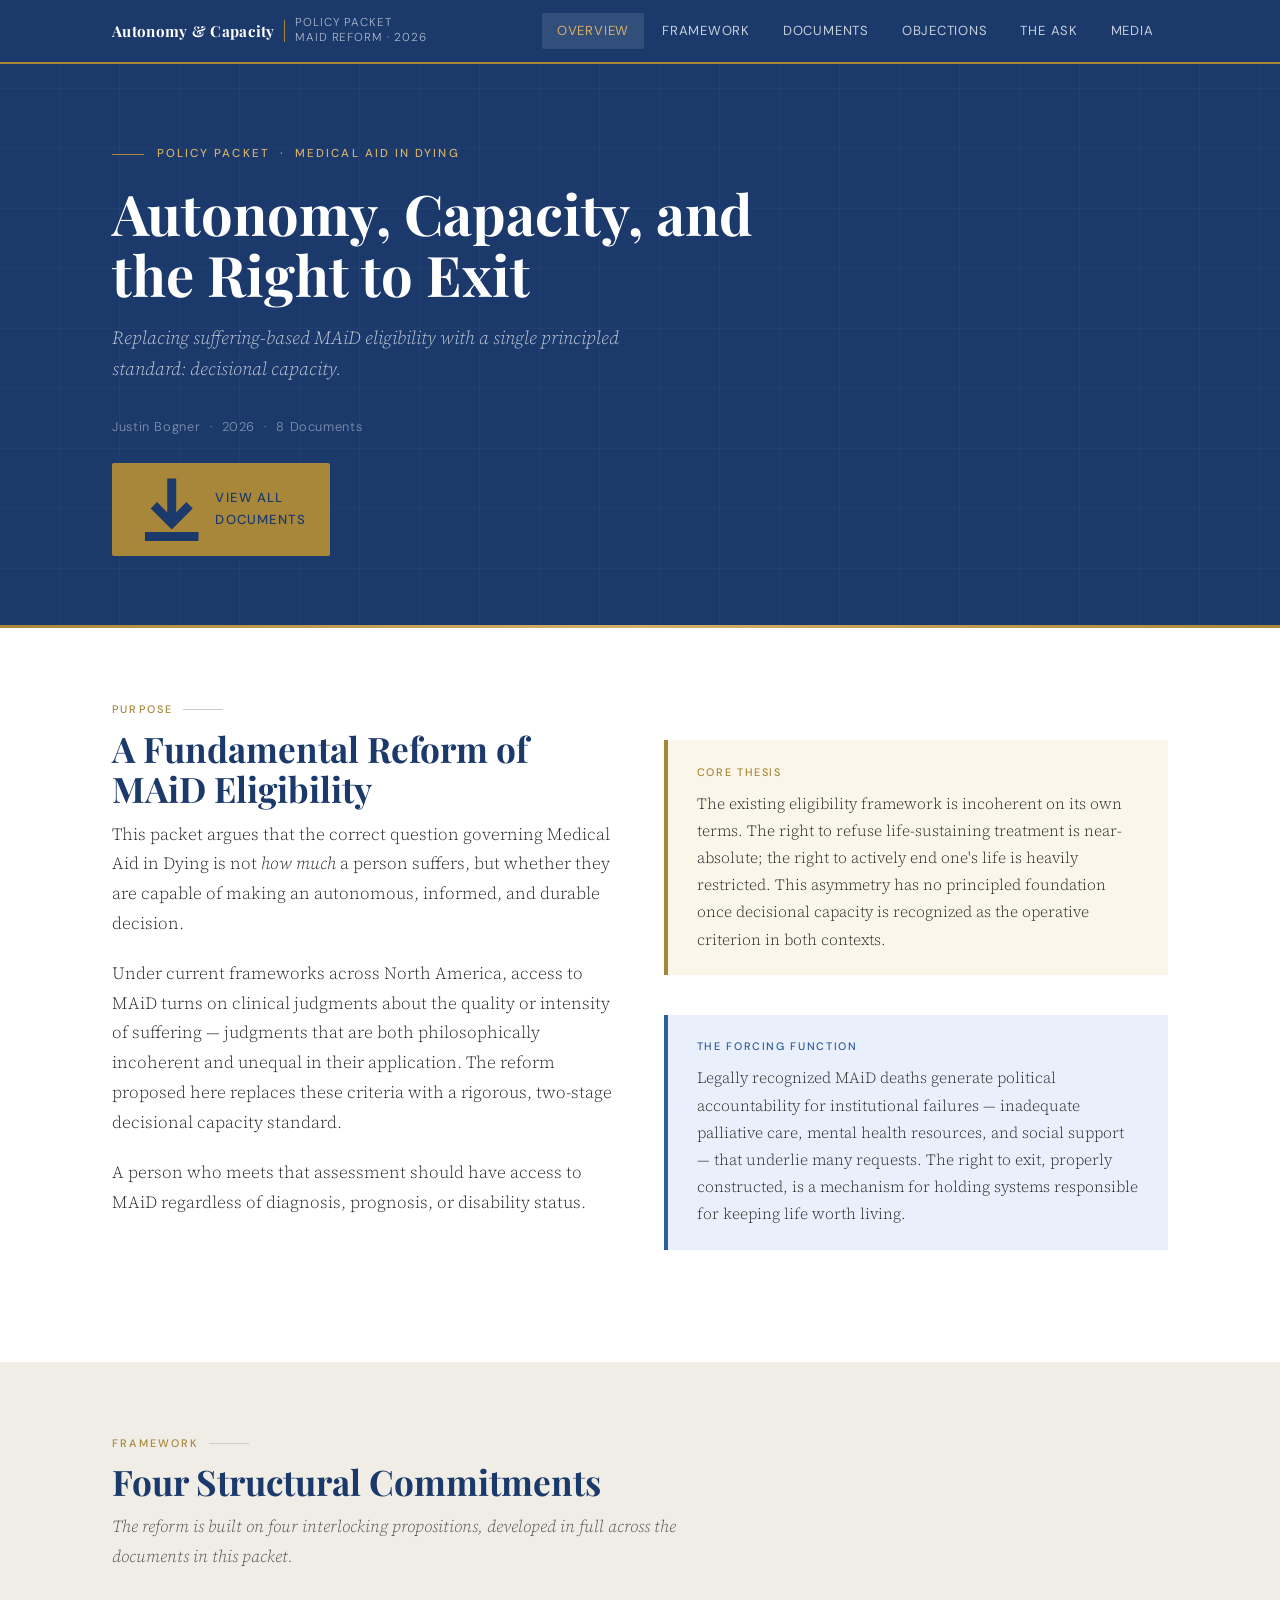
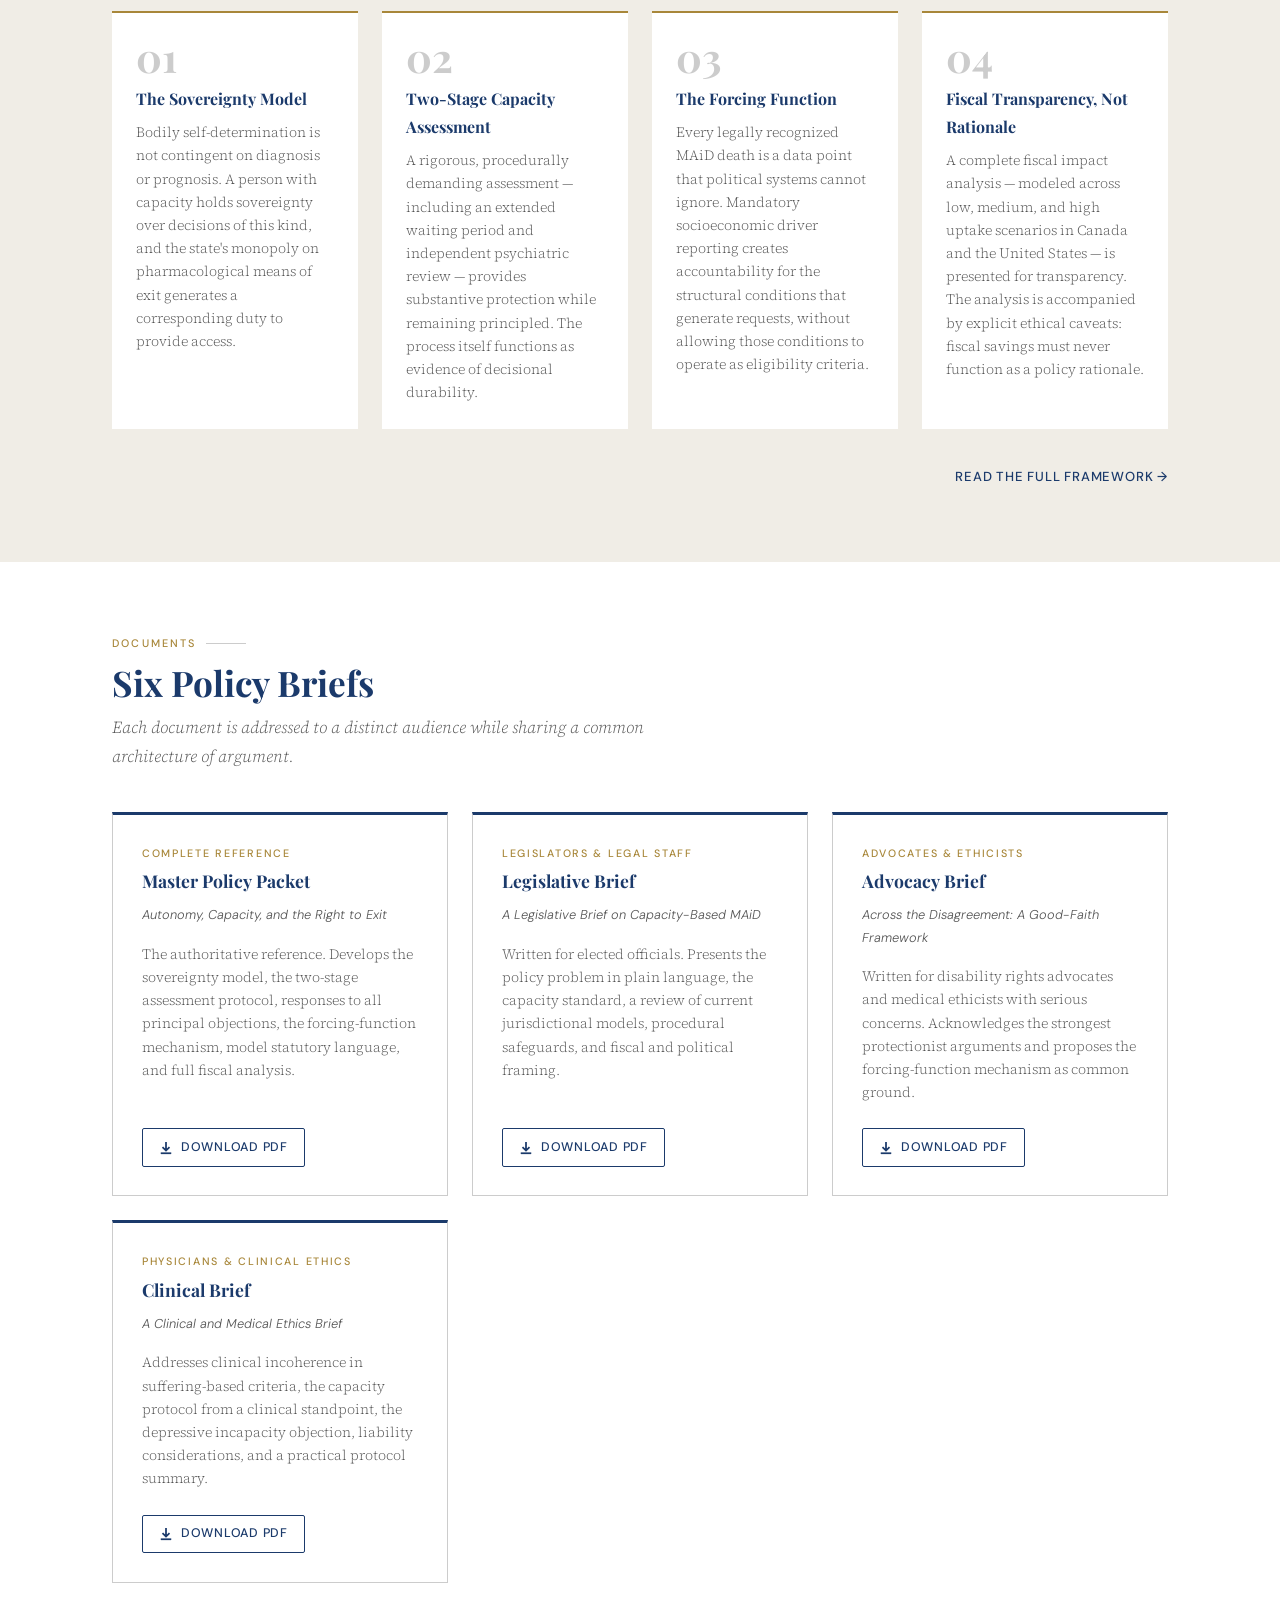
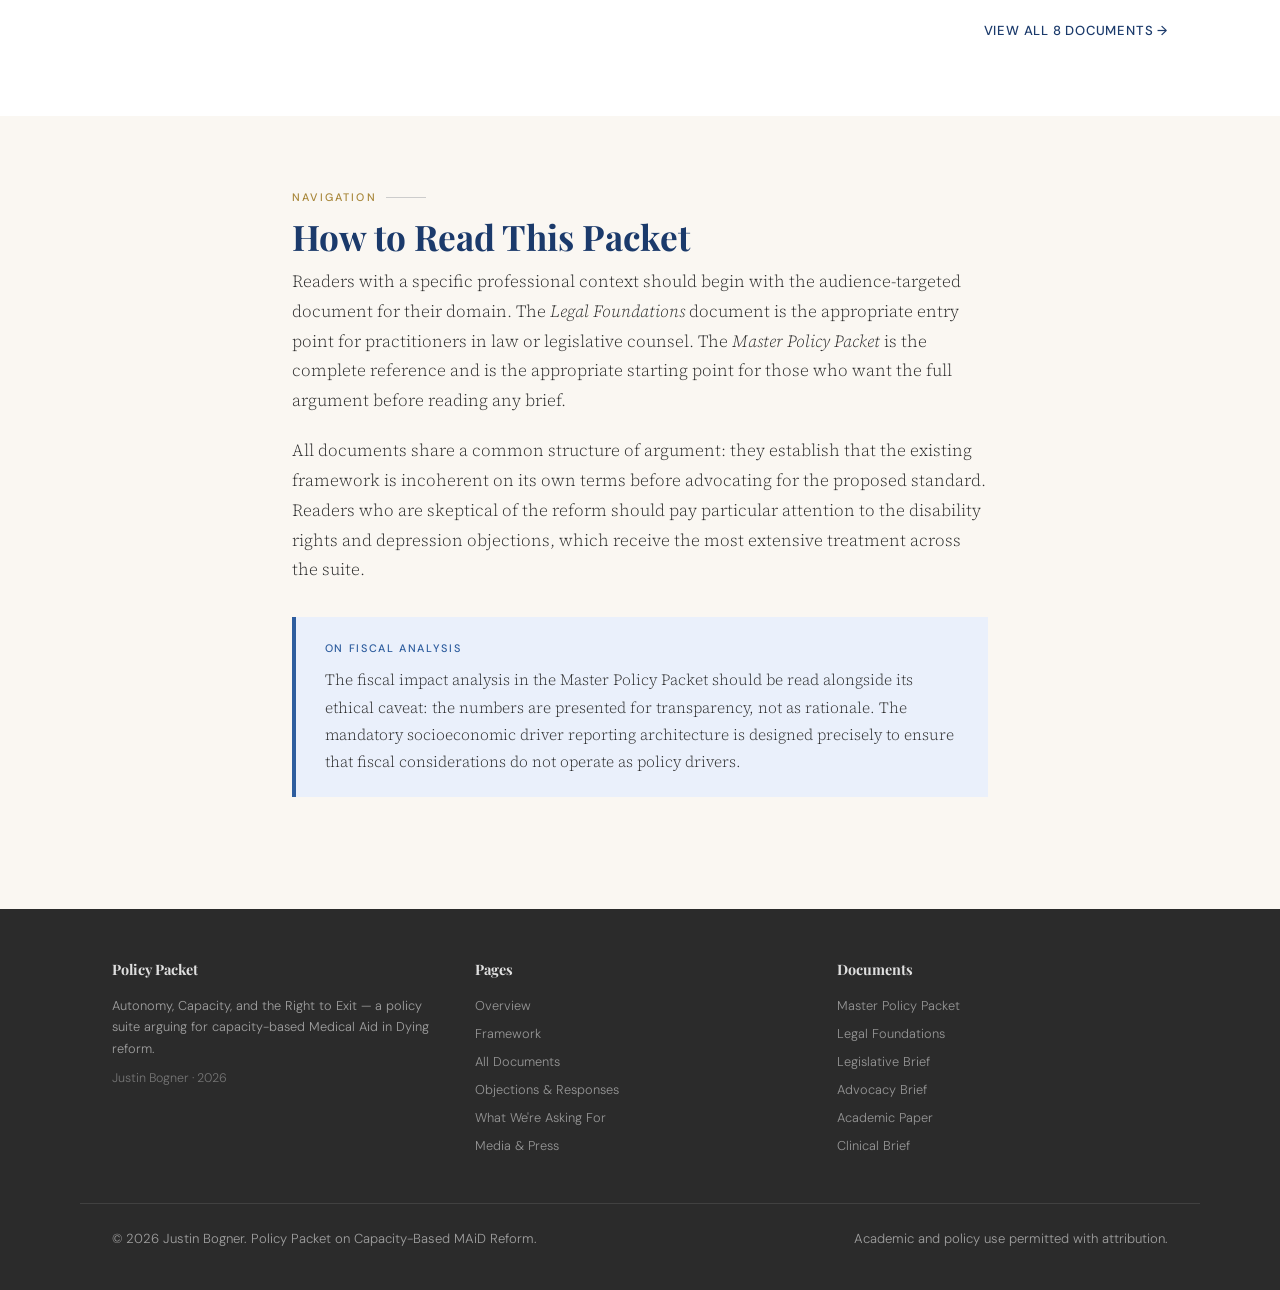
<file: index.html>
<!DOCTYPE html>
<html lang="en">
<head>
  <meta charset="UTF-8">
  <meta name="viewport" content="width=device-width, initial-scale=1.0">
  <title>Autonomy, Capacity, and the Right to Exit — Policy Packet</title>
  <meta name="description" content="A policy packet arguing for capacity-based Medical Aid in Dying eligibility, developed by Justin Bogner (2026).">
  <link rel="stylesheet" href="style.css">
</head>
<body>

<!-- ── HEADER ───────────────────────────────────────────── -->
<header class="site-header">
  <div class="site-header__inner">
    <a href="index.html" class="site-header__wordmark">
      <span>Autonomy &amp; Capacity</span>
      <span class="wordmark-rule"></span>
      <span class="wordmark-sub">Policy Packet<br>MAiD Reform · 2026</span>
    </a>
    <nav>
      <a href="index.html" class="active">Overview</a>
      <a href="framework.html">Framework</a>
      <a href="documents.html">Documents</a>
      <a href="objections.html">Objections</a>
      <a href="ask.html">The Ask</a>
      <a href="media.html">Media</a>
    </nav>
    <button class="nav-toggle" aria-label="Toggle navigation" aria-expanded="false">
      <span class="nav-toggle__bar"></span>
      <span class="nav-toggle__bar"></span>
      <span class="nav-toggle__bar"></span>
    </button>
  </div>
</header>

<!-- ── HERO ─────────────────────────────────────────────── -->
<section class="hero">
  <div class="hero__inner">
    <div class="hero__eyebrow">Policy Packet &nbsp;·&nbsp; Medical Aid in Dying</div>
    <h1 class="hero__title">Autonomy, Capacity, and the Right to Exit</h1>
    <p class="hero__subtitle">Replacing suffering-based MAiD eligibility with a single principled standard: decisional capacity.</p>
    <div class="hero__meta sans">Justin Bogner &nbsp;·&nbsp; 2026 &nbsp;·&nbsp; 8 Documents</div>
    <a href="documents.html" class="hero__cta">
      <svg viewBox="0 0 16 16" fill="none" stroke="currentColor" stroke-width="2"><path d="M8 1v10M4 7l4 4 4-4"/><path d="M2 14h12"/></svg>
      View All Documents
    </a>
  </div>
</section>

<!-- ── PURPOSE ───────────────────────────────────────────── -->
<section class="section section--white">
  <div class="container">
    <div class="two-col">
      <div>
        <div class="section__label">Purpose</div>
        <h2 class="section__title">A Fundamental Reform of MAiD Eligibility</h2>
        <p>This packet argues that the correct question governing Medical Aid in Dying is not <em>how much</em> a person suffers, but whether they are capable of making an autonomous, informed, and durable decision.</p>
        <p>Under current frameworks across North America, access to MAiD turns on clinical judgments about the quality or intensity of suffering — judgments that are both philosophically incoherent and unequal in their application. The reform proposed here replaces these criteria with a rigorous, two-stage decisional capacity standard.</p>
        <p>A person who meets that assessment should have access to MAiD regardless of diagnosis, prognosis, or disability status.</p>
      </div>
      <div>
        <div class="callout callout--gold">
          <div class="callout__label">Core Thesis</div>
          <p>The existing eligibility framework is incoherent on its own terms. The right to refuse life-sustaining treatment is near-absolute; the right to actively end one's life is heavily restricted. This asymmetry has no principled foundation once decisional capacity is recognized as the operative criterion in both contexts.</p>
        </div>
        <div class="callout" style="margin-top:1rem;">
          <div class="callout__label">The Forcing Function</div>
          <p>Legally recognized MAiD deaths generate political accountability for institutional failures — inadequate palliative care, mental health resources, and social support — that underlie many requests. The right to exit, properly constructed, is a mechanism for holding systems responsible for keeping life worth living.</p>
        </div>
      </div>
    </div>
  </div>
</section>

<!-- ── FRAMEWORK OVERVIEW ─────────────────────────────────── -->
<section class="section section--alt">
  <div class="container">
    <div class="section__label">Framework</div>
    <h2 class="section__title">Four Structural Commitments</h2>
    <p class="section__lead">The reform is built on four interlocking propositions, developed in full across the documents in this packet.</p>
    <div class="pillars">
      <div class="pillar">
        <div class="pillar__number">01</div>
        <div class="pillar__title">The Sovereignty Model</div>
        <p class="pillar__text">Bodily self-determination is not contingent on diagnosis or prognosis. A person with capacity holds sovereignty over decisions of this kind, and the state's monopoly on pharmacological means of exit generates a corresponding duty to provide access.</p>
      </div>
      <div class="pillar">
        <div class="pillar__number">02</div>
        <div class="pillar__title">Two-Stage Capacity Assessment</div>
        <p class="pillar__text">A rigorous, procedurally demanding assessment — including an extended waiting period and independent psychiatric review — provides substantive protection while remaining principled. The process itself functions as evidence of decisional durability.</p>
      </div>
      <div class="pillar">
        <div class="pillar__number">03</div>
        <div class="pillar__title">The Forcing Function</div>
        <p class="pillar__text">Every legally recognized MAiD death is a data point that political systems cannot ignore. Mandatory socioeconomic driver reporting creates accountability for the structural conditions that generate requests, without allowing those conditions to operate as eligibility criteria.</p>
      </div>
      <div class="pillar">
        <div class="pillar__number">04</div>
        <div class="pillar__title">Fiscal Transparency, Not Rationale</div>
        <p class="pillar__text">A complete fiscal impact analysis — modeled across low, medium, and high uptake scenarios in Canada and the United States — is presented for transparency. The analysis is accompanied by explicit ethical caveats: fiscal savings must never function as a policy rationale.</p>
      </div>
    </div>
    <div class="section-tail">
      <a href="framework.html">Read the Full Framework →</a>
    </div>
  </div>
</section>

<!-- ── DOCUMENTS PREVIEW ───────────────────────────────────── -->
<section class="section section--white">
  <div class="container">
    <div class="section__label">Documents</div>
    <h2 class="section__title">Six Policy Briefs</h2>
    <p class="section__lead">Each document is addressed to a distinct audience while sharing a common architecture of argument.</p>
    <div class="doc-grid">

      <div class="doc-card">
        <div class="doc-card__audience">Complete Reference</div>
        <div class="doc-card__title">Master Policy Packet</div>
        <div class="doc-card__subtitle">Autonomy, Capacity, and the Right to Exit</div>
        <p class="doc-card__desc">The authoritative reference. Develops the sovereignty model, the two-stage assessment protocol, responses to all principal objections, the forcing-function mechanism, model statutory language, and full fiscal analysis.</p>
        <a href="pdfs/00_master_policy.pdf" target="_blank" class="doc-card__link" download>
          <svg viewBox="0 0 16 16" fill="none" stroke="currentColor" stroke-width="2"><path d="M8 1v10M4 7l4 4 4-4"/><path d="M2 14h12"/></svg>
          Download PDF
        </a>
      </div>

      <div class="doc-card">
        <div class="doc-card__audience">Legislators & Legal Staff</div>
        <div class="doc-card__title">Legislative Brief</div>
        <div class="doc-card__subtitle">A Legislative Brief on Capacity-Based MAiD</div>
        <p class="doc-card__desc">Written for elected officials. Presents the policy problem in plain language, the capacity standard, a review of current jurisdictional models, procedural safeguards, and fiscal and political framing.</p>
        <a href="pdfs/01_legislative_brief.pdf" target="_blank" class="doc-card__link" download>
          <svg viewBox="0 0 16 16" fill="none" stroke="currentColor" stroke-width="2"><path d="M8 1v10M4 7l4 4 4-4"/><path d="M2 14h12"/></svg>
          Download PDF
        </a>
      </div>

      <div class="doc-card">
        <div class="doc-card__audience">Advocates & Ethicists</div>
        <div class="doc-card__title">Advocacy Brief</div>
        <div class="doc-card__subtitle">Across the Disagreement: A Good-Faith Framework</div>
        <p class="doc-card__desc">Written for disability rights advocates and medical ethicists with serious concerns. Acknowledges the strongest protectionist arguments and proposes the forcing-function mechanism as common ground.</p>
        <a href="pdfs/02_advocacy_brief.pdf" target="_blank" class="doc-card__link" download>
          <svg viewBox="0 0 16 16" fill="none" stroke="currentColor" stroke-width="2"><path d="M8 1v10M4 7l4 4 4-4"/><path d="M2 14h12"/></svg>
          Download PDF
        </a>
      </div>

      <div class="doc-card">
        <div class="doc-card__audience">Physicians & Clinical Ethics</div>
        <div class="doc-card__title">Clinical Brief</div>
        <div class="doc-card__subtitle">A Clinical and Medical Ethics Brief</div>
        <p class="doc-card__desc">Addresses clinical incoherence in suffering-based criteria, the capacity protocol from a clinical standpoint, the depressive incapacity objection, liability considerations, and a practical protocol summary.</p>
        <a href="pdfs/04_clinical_brief.pdf" target="_blank" class="doc-card__link" download>
          <svg viewBox="0 0 16 16" fill="none" stroke="currentColor" stroke-width="2"><path d="M8 1v10M4 7l4 4 4-4"/><path d="M2 14h12"/></svg>
          Download PDF
        </a>
      </div>

    </div>
    <div class="section-tail">
      <a href="documents.html">View All 8 Documents →</a>
    </div>
  </div>
</section>

<!-- ── HOW TO READ ─────────────────────────────────────────── -->
<section class="section">
  <div class="container--narrow">
    <div class="section__label">Navigation</div>
    <h2 class="section__title">How to Read This Packet</h2>
    <p>Readers with a specific professional context should begin with the audience-targeted document for their domain. The <em>Legal Foundations</em> document is the appropriate entry point for practitioners in law or legislative counsel. The <em>Master Policy Packet</em> is the complete reference and is the appropriate starting point for those who want the full argument before reading any brief.</p>
    <p>All documents share a common structure of argument: they establish that the existing framework is incoherent on its own terms before advocating for the proposed standard. Readers who are skeptical of the reform should pay particular attention to the disability rights and depression objections, which receive the most extensive treatment across the suite.</p>
    <div class="callout" style="margin-top:2rem;">
      <div class="callout__label">On Fiscal Analysis</div>
      <p>The fiscal impact analysis in the Master Policy Packet should be read alongside its ethical caveat: the numbers are presented for transparency, not as rationale. The mandatory socioeconomic driver reporting architecture is designed precisely to ensure that fiscal considerations do not operate as policy drivers.</p>
    </div>
  </div>
</section>

<!-- ── FOOTER ─────────────────────────────────────────────── -->
<footer class="site-footer">
  <div class="site-footer__inner">
    <div class="footer-col">
      <div class="footer-col__title">Policy Packet</div>
      <p style="font-size:0.8rem; line-height:1.7; margin-bottom:0.5rem;">Autonomy, Capacity, and the Right to Exit — a policy suite arguing for capacity-based Medical Aid in Dying reform.</p>
      <p style="font-size:0.78rem; color:rgba(255,255,255,0.35);">Justin Bogner · 2026</p>
    </div>
    <div class="footer-col">
      <div class="footer-col__title">Pages</div>
      <a href="index.html">Overview</a>
      <a href="framework.html">Framework</a>
      <a href="documents.html">All Documents</a>
      <a href="objections.html">Objections &amp; Responses</a>
      <a href="ask.html">What We're Asking For</a>
      <a href="media.html">Media &amp; Press</a>
    </div>
    <div class="footer-col">
      <div class="footer-col__title">Documents</div>
      <a href="pdfs/00_master_policy.pdf" target="_blank" download>Master Policy Packet</a>
      <a href="pdfs/01_legal_foundations.pdf" target="_blank" download>Legal Foundations</a>
      <a href="pdfs/01_legislative_brief.pdf" target="_blank" download>Legislative Brief</a>
      <a href="pdfs/02_advocacy_brief.pdf" target="_blank" download>Advocacy Brief</a>
      <a href="pdfs/03_academic_paper.pdf" target="_blank" download>Academic Paper</a>
      <a href="pdfs/04_clinical_brief.pdf" target="_blank" download>Clinical Brief</a>
    </div>
  </div>
  <div class="site-footer__bottom">
    <span>© 2026 Justin Bogner. Policy Packet on Capacity-Based MAiD Reform.</span>
    <span>Academic and policy use permitted with attribution.</span>
  </div>
</footer>

<script src="nav.js"></script>
</body>
</html>
</file>
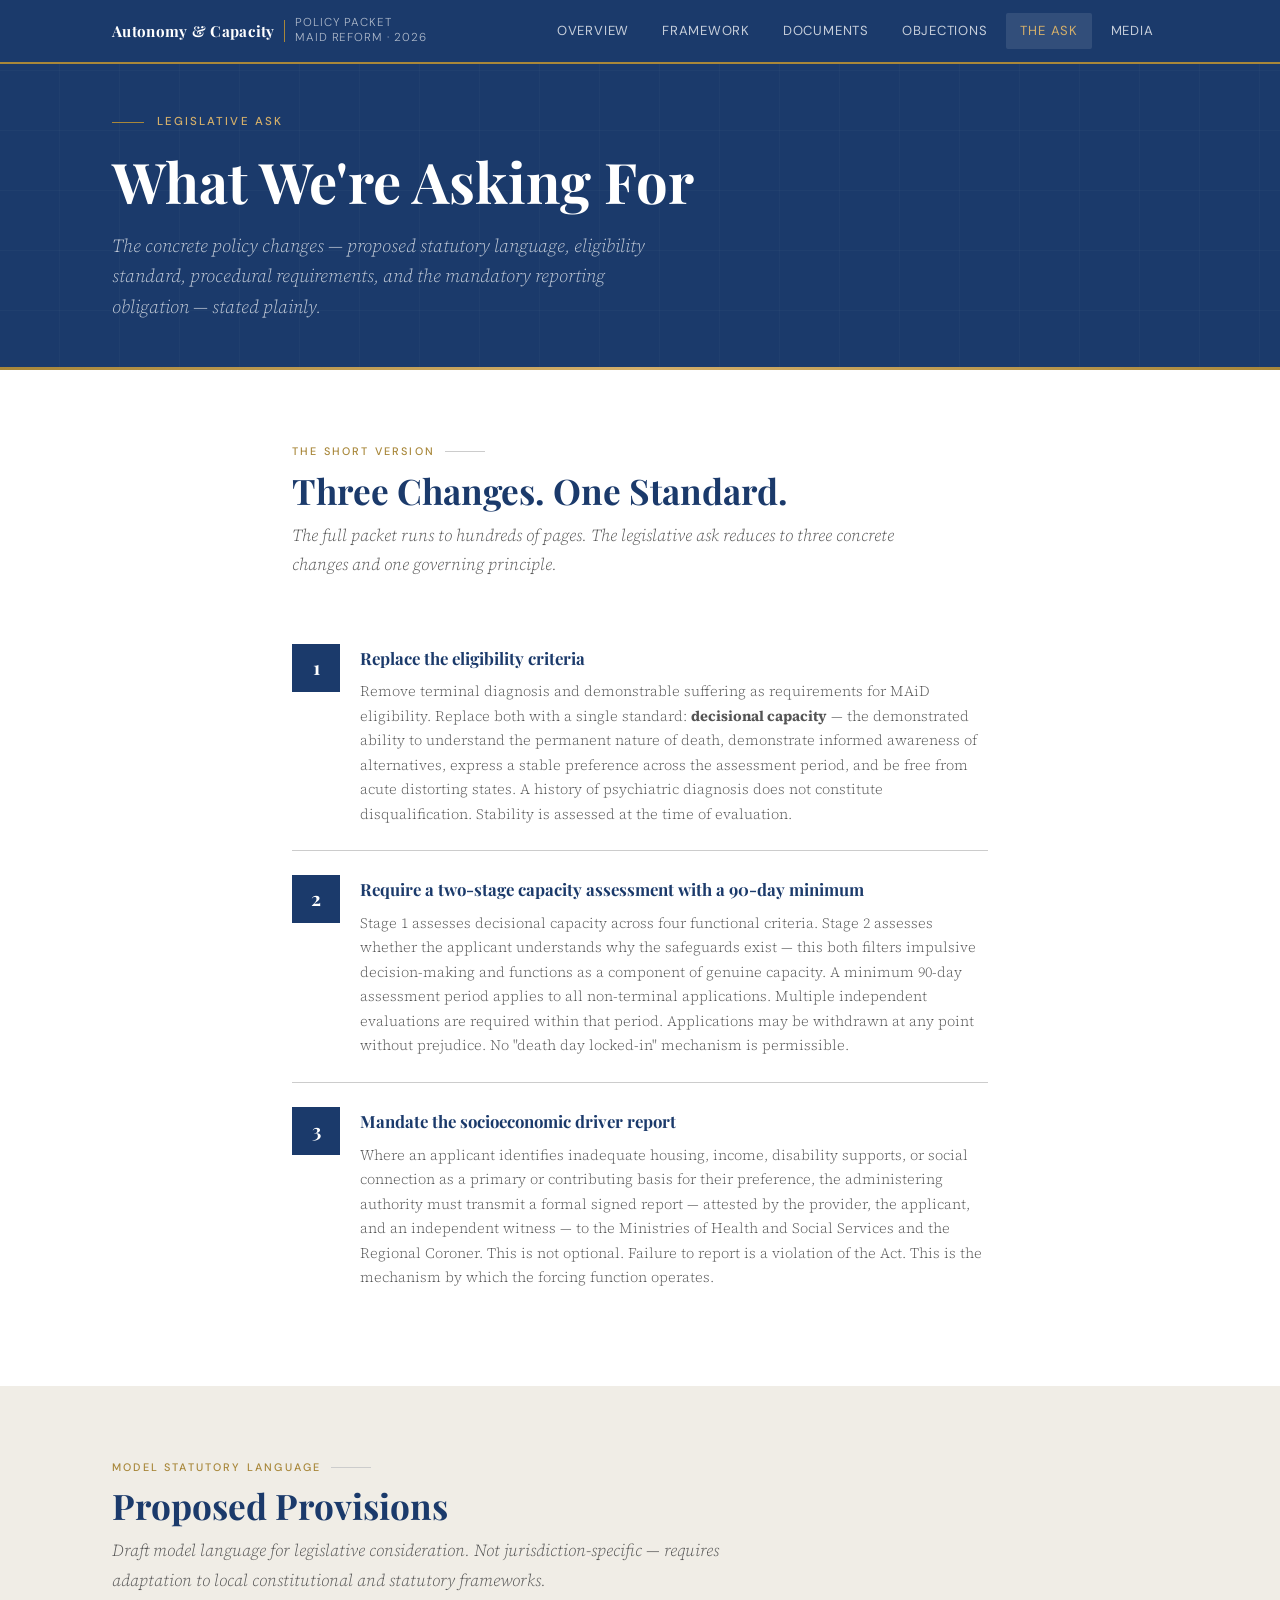
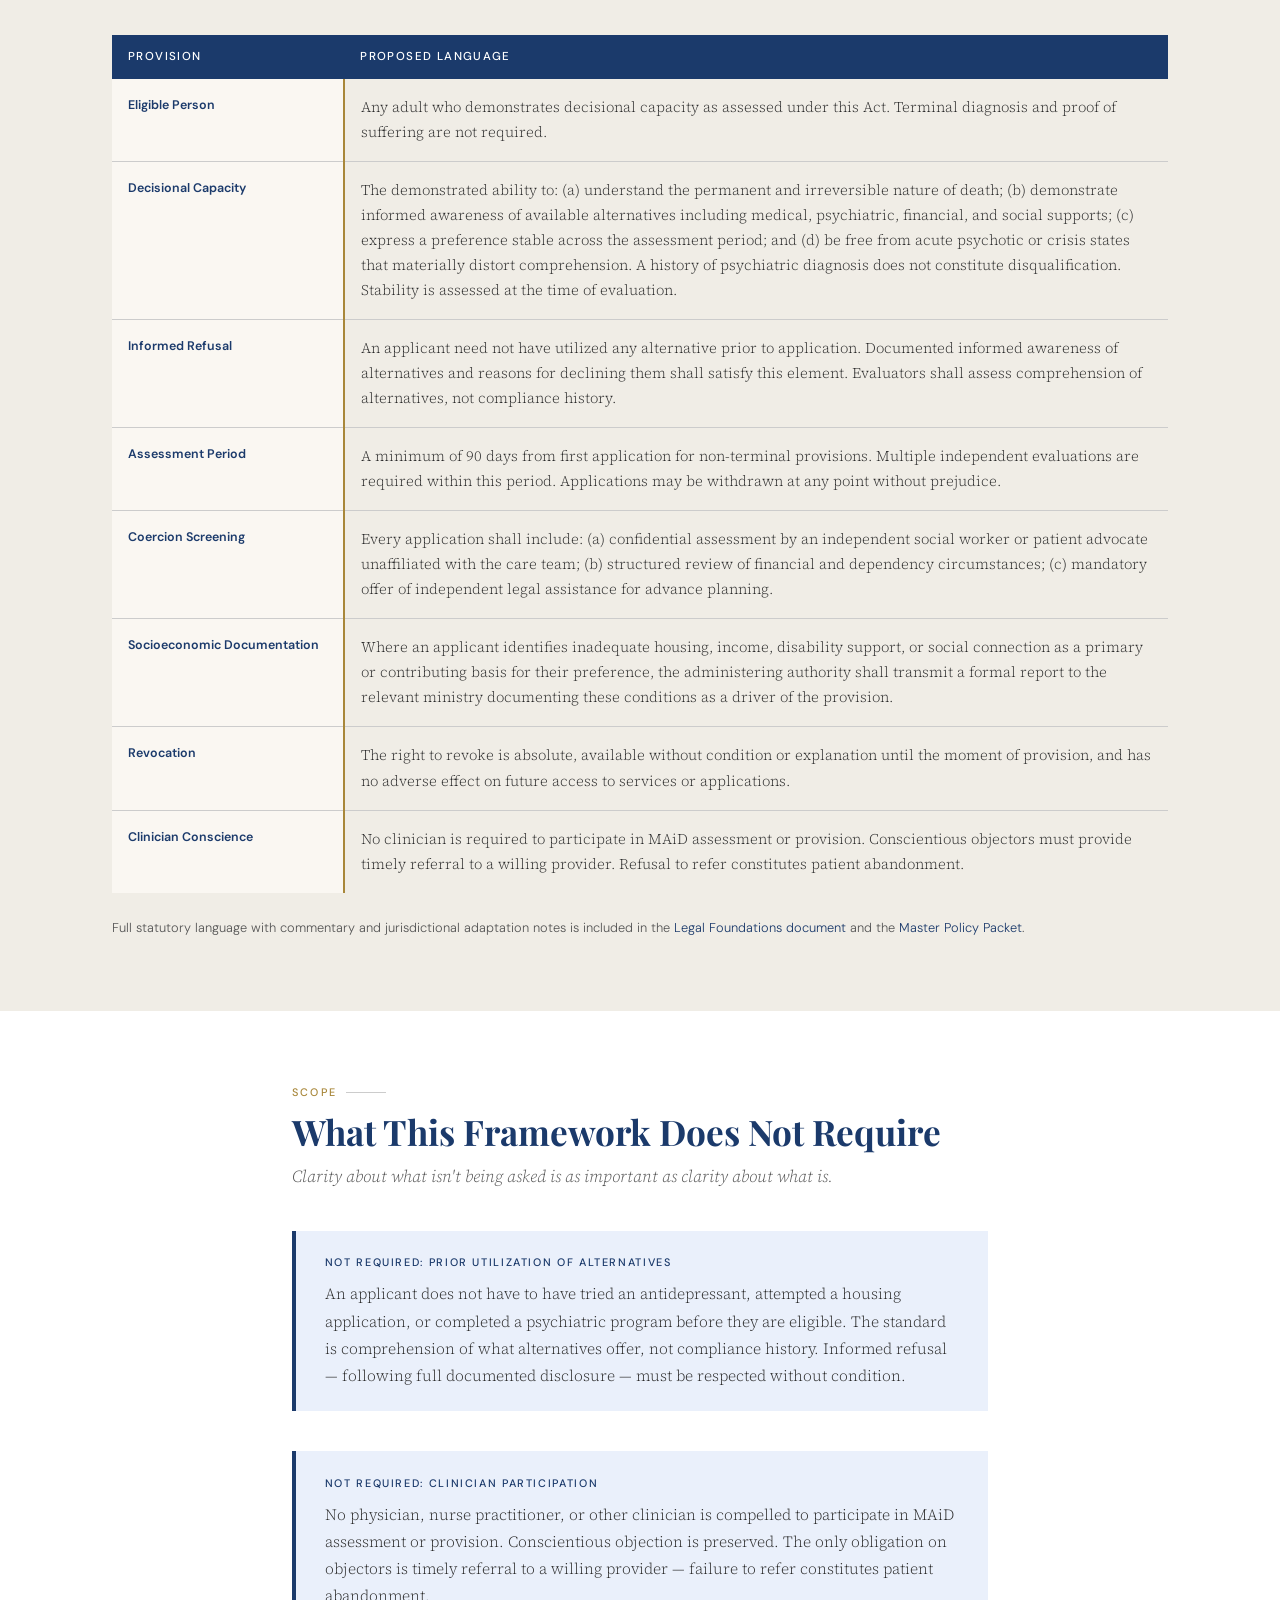
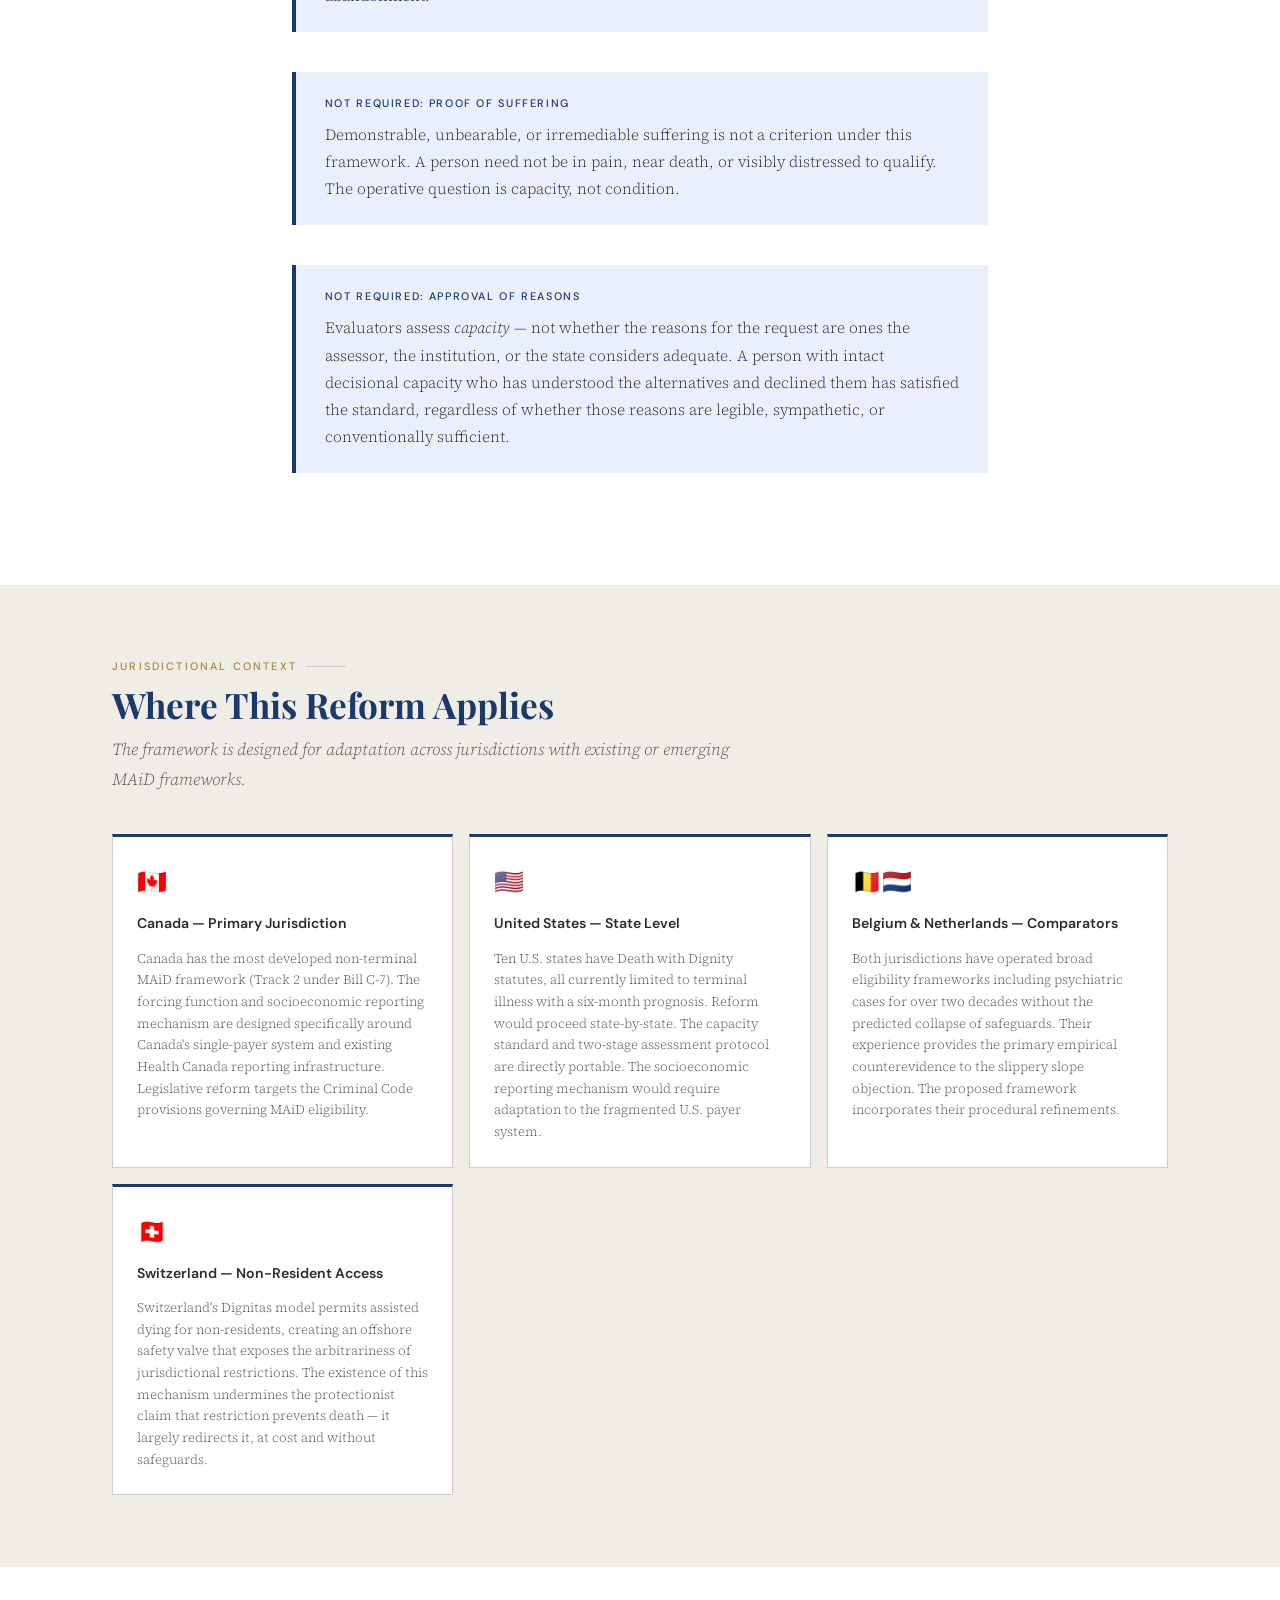
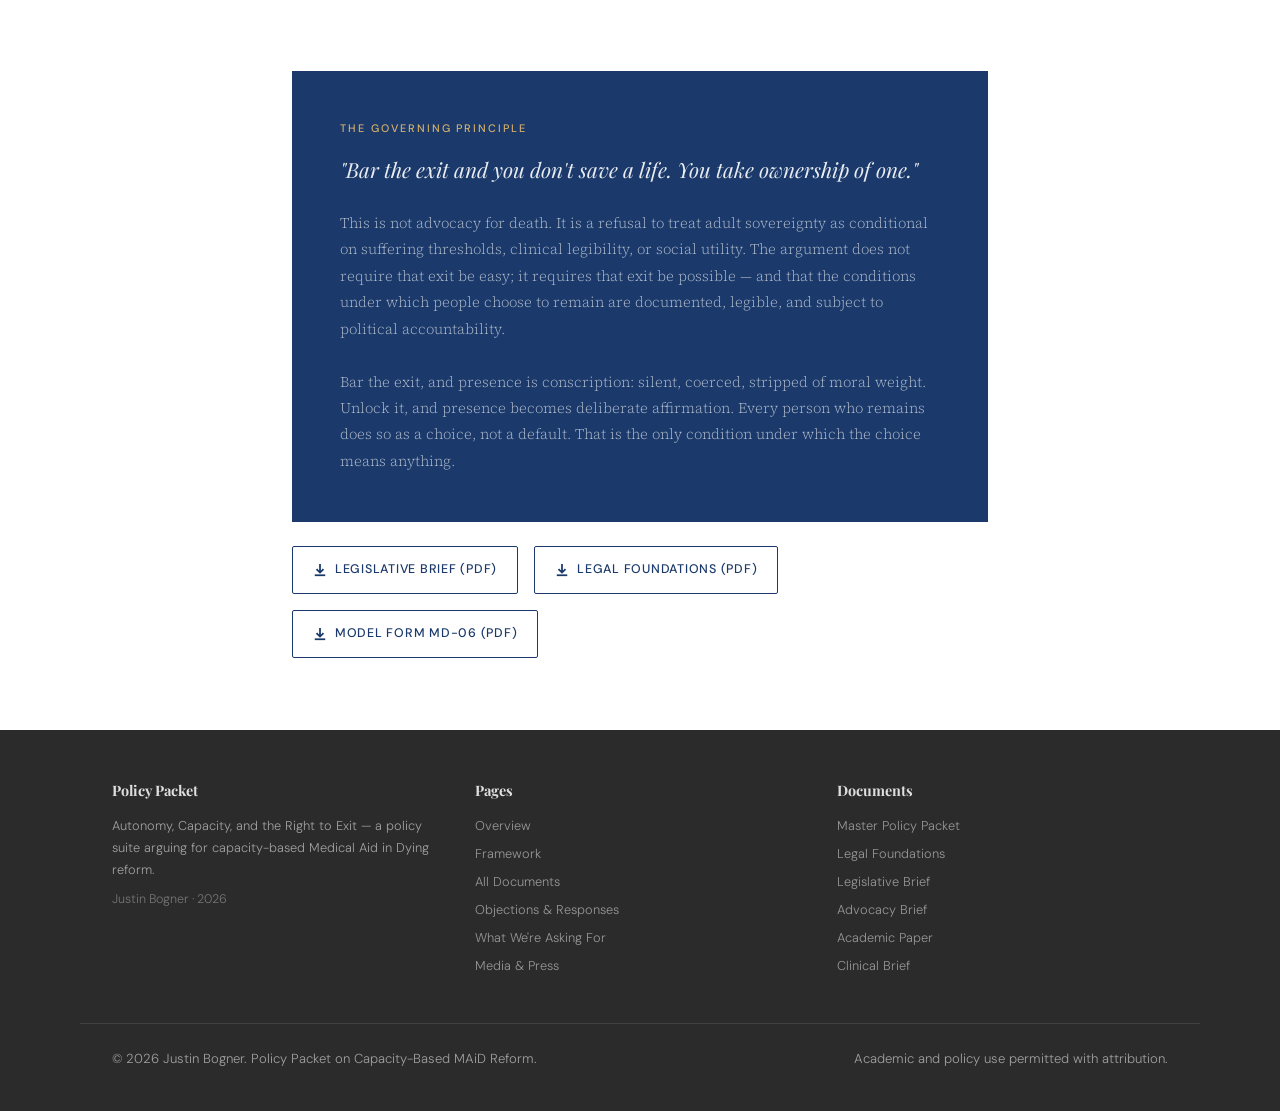
<file: ask.html>
<!DOCTYPE html>
<html lang="en">
<head>
  <meta charset="UTF-8">
  <meta name="viewport" content="width=device-width, initial-scale=1.0">
  <title>What We're Asking For — Autonomy, Capacity, and the Right to Exit</title>
  <meta name="description" content="The concrete legislative ask: proposed statutory language, eligibility standard, procedural requirements, and the mandatory reporting mechanism.">
  <link rel="stylesheet" href="style.css">
</head>
<body>

<header class="site-header">
  <div class="site-header__inner">
    <a href="index.html" class="site-header__wordmark">
      <span>Autonomy &amp; Capacity</span>
      <span class="wordmark-rule"></span>
      <span class="wordmark-sub">Policy Packet<br>MAiD Reform · 2026</span>
    </a>
    <nav>
      <a href="index.html">Overview</a>
      <a href="framework.html">Framework</a>
      <a href="documents.html">Documents</a>
      <a href="objections.html">Objections</a>
      <a href="ask.html" class="active">The Ask</a>
      <a href="media.html">Media</a>
    </nav>
    <button class="nav-toggle" aria-label="Toggle navigation" aria-expanded="false">
      <span class="nav-toggle__bar"></span>
      <span class="nav-toggle__bar"></span>
      <span class="nav-toggle__bar"></span>
    </button>
  </div>
</header>

<section class="hero hero--sm">
  <div class="hero__inner">
    <div class="hero__eyebrow">Legislative Ask</div>
    <h1 class="hero__title">What We're Asking For</h1>
    <p class="hero__subtitle">The concrete policy changes — proposed statutory language, eligibility standard, procedural requirements, and the mandatory reporting obligation — stated plainly.</p>
  </div>
</section>

<!-- BOTTOM LINE UP FRONT -->
<section class="section section--white">
  <div class="container--narrow">
    <div class="section__label">The Short Version</div>
    <h2 class="section__title">Three Changes. One Standard.</h2>
    <p class="section__lead">The full packet runs to hundreds of pages. The legislative ask reduces to three concrete changes and one governing principle.</p>

    <div style="margin-top: 2rem;">
      <div class="ask-step">
        <div class="ask-step__num">1</div>
        <div>
          <div class="ask-step__title">Replace the eligibility criteria</div>
          <div class="ask-step__text">Remove terminal diagnosis and demonstrable suffering as requirements for MAiD eligibility. Replace both with a single standard: <strong>decisional capacity</strong> — the demonstrated ability to understand the permanent nature of death, demonstrate informed awareness of alternatives, express a stable preference across the assessment period, and be free from acute distorting states. A history of psychiatric diagnosis does not constitute disqualification. Stability is assessed at the time of evaluation.</div>
        </div>
      </div>
      <div class="ask-step">
        <div class="ask-step__num">2</div>
        <div>
          <div class="ask-step__title">Require a two-stage capacity assessment with a 90-day minimum</div>
          <div class="ask-step__text">Stage 1 assesses decisional capacity across four functional criteria. Stage 2 assesses whether the applicant understands why the safeguards exist — this both filters impulsive decision-making and functions as a component of genuine capacity. A minimum 90-day assessment period applies to all non-terminal applications. Multiple independent evaluations are required within that period. Applications may be withdrawn at any point without prejudice. No "death day locked-in" mechanism is permissible.</div>
        </div>
      </div>
      <div class="ask-step">
        <div class="ask-step__num">3</div>
        <div>
          <div class="ask-step__title">Mandate the socioeconomic driver report</div>
          <div class="ask-step__text">Where an applicant identifies inadequate housing, income, disability supports, or social connection as a primary or contributing basis for their preference, the administering authority must transmit a formal signed report — attested by the provider, the applicant, and an independent witness — to the Ministries of Health and Social Services and the Regional Coroner. This is not optional. Failure to report is a violation of the Act. This is the mechanism by which the forcing function operates.</div>
        </div>
      </div>
    </div>
  </div>
</section>

<!-- STATUTORY LANGUAGE -->
<section class="section section--alt">
  <div class="container">
    <div class="section__label">Model Statutory Language</div>
    <h2 class="section__title">Proposed Provisions</h2>
    <p class="section__lead">Draft model language for legislative consideration. Not jurisdiction-specific — requires adaptation to local constitutional and statutory frameworks.</p>

    <table class="statute-table">
      <thead>
        <tr>
          <th>Provision</th>
          <th>Proposed Language</th>
        </tr>
      </thead>
      <tbody>
        <tr>
          <td>Eligible Person</td>
          <td>Any adult who demonstrates decisional capacity as assessed under this Act. Terminal diagnosis and proof of suffering are not required.</td>
        </tr>
        <tr>
          <td>Decisional Capacity</td>
          <td>The demonstrated ability to: (a) understand the permanent and irreversible nature of death; (b) demonstrate informed awareness of available alternatives including medical, psychiatric, financial, and social supports; (c) express a preference stable across the assessment period; and (d) be free from acute psychotic or crisis states that materially distort comprehension. A history of psychiatric diagnosis does not constitute disqualification. Stability is assessed at the time of evaluation.</td>
        </tr>
        <tr>
          <td>Informed Refusal</td>
          <td>An applicant need not have utilized any alternative prior to application. Documented informed awareness of alternatives and reasons for declining them shall satisfy this element. Evaluators shall assess comprehension of alternatives, not compliance history.</td>
        </tr>
        <tr>
          <td>Assessment Period</td>
          <td>A minimum of 90 days from first application for non-terminal provisions. Multiple independent evaluations are required within this period. Applications may be withdrawn at any point without prejudice.</td>
        </tr>
        <tr>
          <td>Coercion Screening</td>
          <td>Every application shall include: (a) confidential assessment by an independent social worker or patient advocate unaffiliated with the care team; (b) structured review of financial and dependency circumstances; (c) mandatory offer of independent legal assistance for advance planning.</td>
        </tr>
        <tr>
          <td>Socioeconomic Documentation</td>
          <td>Where an applicant identifies inadequate housing, income, disability support, or social connection as a primary or contributing basis for their preference, the administering authority shall transmit a formal report to the relevant ministry documenting these conditions as a driver of the provision.</td>
        </tr>
        <tr>
          <td>Revocation</td>
          <td>The right to revoke is absolute, available without condition or explanation until the moment of provision, and has no adverse effect on future access to services or applications.</td>
        </tr>
        <tr>
          <td>Clinician Conscience</td>
          <td>No clinician is required to participate in MAiD assessment or provision. Conscientious objectors must provide timely referral to a willing provider. Refusal to refer constitutes patient abandonment.</td>
        </tr>
      </tbody>
    </table>

    <p style="font-size:0.8rem; color:var(--mid); font-family:'DM Sans',sans-serif; margin-top:0.75rem;">Full statutory language with commentary and jurisdictional adaptation notes is included in the <a href="pdfs/01_legal_foundations.pdf" target="_blank" style="color:var(--navy);">Legal Foundations document</a> and the <a href="pdfs/00_master_policy.pdf" target="_blank" style="color:var(--navy);">Master Policy Packet</a>.</p>
  </div>
</section>

<!-- WHAT THIS DOES NOT ASK -->
<section class="section section--white">
  <div class="container--narrow">
    <div class="section__label">Scope</div>
    <h2 class="section__title">What This Framework Does Not Require</h2>
    <p class="section__lead">Clarity about what isn't being asked is as important as clarity about what is.</p>

    <div class="callout callout--navy mt-15">
      <div class="callout__label">Not required: prior utilization of alternatives</div>
      <p>An applicant does not have to have tried an antidepressant, attempted a housing application, or completed a psychiatric program before they are eligible. The standard is comprehension of what alternatives offer, not compliance history. Informed refusal — following full documented disclosure — must be respected without condition.</p>
    </div>

    <div class="callout callout--navy">
      <div class="callout__label">Not required: clinician participation</div>
      <p>No physician, nurse practitioner, or other clinician is compelled to participate in MAiD assessment or provision. Conscientious objection is preserved. The only obligation on objectors is timely referral to a willing provider — failure to refer constitutes patient abandonment.</p>
    </div>

    <div class="callout callout--navy">
      <div class="callout__label">Not required: proof of suffering</div>
      <p>Demonstrable, unbearable, or irremediable suffering is not a criterion under this framework. A person need not be in pain, near death, or visibly distressed to qualify. The operative question is capacity, not condition.</p>
    </div>

    <div class="callout callout--navy">
      <div class="callout__label">Not required: approval of reasons</div>
      <p>Evaluators assess <em>capacity</em> — not whether the reasons for the request are ones the assessor, the institution, or the state considers adequate. A person with intact decisional capacity who has understood the alternatives and declined them has satisfied the standard, regardless of whether those reasons are legible, sympathetic, or conventionally sufficient.</p>
    </div>
  </div>
</section>

<!-- JURISDICTIONAL CONTEXT -->
<section class="section section--alt">
  <div class="container">
    <div class="section__label">Jurisdictional Context</div>
    <h2 class="section__title">Where This Reform Applies</h2>
    <p class="section__lead">The framework is designed for adaptation across jurisdictions with existing or emerging MAiD frameworks.</p>

    <div class="jurisdiction-grid">
      <div class="jurisdiction-card">
        <div class="jurisdiction-card__flag">🇨🇦</div>
        <div class="jurisdiction-card__name">Canada — Primary Jurisdiction</div>
        <div class="jurisdiction-card__text">Canada has the most developed non-terminal MAiD framework (Track 2 under Bill C-7). The forcing function and socioeconomic reporting mechanism are designed specifically around Canada's single-payer system and existing Health Canada reporting infrastructure. Legislative reform targets the Criminal Code provisions governing MAiD eligibility.</div>
      </div>
      <div class="jurisdiction-card">
        <div class="jurisdiction-card__flag">🇺🇸</div>
        <div class="jurisdiction-card__name">United States — State Level</div>
        <div class="jurisdiction-card__text">Ten U.S. states have Death with Dignity statutes, all currently limited to terminal illness with a six-month prognosis. Reform would proceed state-by-state. The capacity standard and two-stage assessment protocol are directly portable. The socioeconomic reporting mechanism would require adaptation to the fragmented U.S. payer system.</div>
      </div>
      <div class="jurisdiction-card">
        <div class="jurisdiction-card__flag">🇧🇪🇳🇱</div>
        <div class="jurisdiction-card__name">Belgium &amp; Netherlands — Comparators</div>
        <div class="jurisdiction-card__text">Both jurisdictions have operated broad eligibility frameworks including psychiatric cases for over two decades without the predicted collapse of safeguards. Their experience provides the primary empirical counterevidence to the slippery slope objection. The proposed framework incorporates their procedural refinements.</div>
      </div>
      <div class="jurisdiction-card">
        <div class="jurisdiction-card__flag">🇨🇭</div>
        <div class="jurisdiction-card__name">Switzerland — Non-Resident Access</div>
        <div class="jurisdiction-card__text">Switzerland's Dignitas model permits assisted dying for non-residents, creating an offshore safety valve that exposes the arbitrariness of jurisdictional restrictions. The existence of this mechanism undermines the protectionist claim that restriction prevents death — it largely redirects it, at cost and without safeguards.</div>
      </div>
    </div>
  </div>
</section>

<!-- THE BOTTOM LINE -->
<section class="section section--white">
  <div class="container--narrow">
    <div class="bottom-line">
      <div class="bottom-line__label">The Governing Principle</div>
      <div class="bottom-line__text">"Bar the exit and you don't save a life. You take ownership of one."</div>
      <div class="bottom-line__body">
        This is not advocacy for death. It is a refusal to treat adult sovereignty as conditional on suffering thresholds, clinical legibility, or social utility. The argument does not require that exit be easy; it requires that exit be possible — and that the conditions under which people choose to remain are documented, legible, and subject to political accountability.<br><br>
        Bar the exit, and presence is conscription: silent, coerced, stripped of moral weight. Unlock it, and presence becomes deliberate affirmation. Every person who remains does so as a choice, not a default. That is the only condition under which the choice means anything.
      </div>
    </div>

    <div class="flex-actions">
      <a href="pdfs/01_legislative_brief.pdf" target="_blank" class="doc-card__link doc-card__link--padded">
        <svg viewBox="0 0 16 16" fill="none" stroke="currentColor" stroke-width="2"><path d="M8 1v10M4 7l4 4 4-4"/><path d="M2 14h12"/></svg>
        Legislative Brief (PDF)
      </a>
      <a href="pdfs/01_legal_foundations.pdf" target="_blank" class="doc-card__link doc-card__link--padded">
        <svg viewBox="0 0 16 16" fill="none" stroke="currentColor" stroke-width="2"><path d="M8 1v10M4 7l4 4 4-4"/><path d="M2 14h12"/></svg>
        Legal Foundations (PDF)
      </a>
      <a href="pdfs/05_model_reporting_form.pdf" target="_blank" class="doc-card__link doc-card__link--padded">
        <svg viewBox="0 0 16 16" fill="none" stroke="currentColor" stroke-width="2"><path d="M8 1v10M4 7l4 4 4-4"/><path d="M2 14h12"/></svg>
        Model Form MD-06 (PDF)
      </a>
    </div>
  </div>
</section>

<footer class="site-footer">
  <div class="site-footer__inner">
    <div class="footer-col">
      <div class="footer-col__title">Policy Packet</div>
      <p style="font-size:0.8rem; line-height:1.7; margin-bottom:0.5rem;">Autonomy, Capacity, and the Right to Exit — a policy suite arguing for capacity-based Medical Aid in Dying reform.</p>
      <p style="font-size:0.78rem; color:rgba(255,255,255,0.35);">Justin Bogner · 2026</p>
    </div>
    <div class="footer-col">
      <div class="footer-col__title">Pages</div>
      <a href="index.html">Overview</a>
      <a href="framework.html">Framework</a>
      <a href="documents.html">All Documents</a>
      <a href="objections.html">Objections &amp; Responses</a>
      <a href="ask.html">What We're Asking For</a>
      <a href="media.html">Media &amp; Press</a>
    </div>
    <div class="footer-col">
      <div class="footer-col__title">Documents</div>
      <a href="pdfs/00_master_policy.pdf" target="_blank" download>Master Policy Packet</a>
      <a href="pdfs/01_legal_foundations.pdf" target="_blank" download>Legal Foundations</a>
      <a href="pdfs/01_legislative_brief.pdf" target="_blank" download>Legislative Brief</a>
      <a href="pdfs/02_advocacy_brief.pdf" target="_blank" download>Advocacy Brief</a>
      <a href="pdfs/03_academic_paper.pdf" target="_blank" download>Academic Paper</a>
      <a href="pdfs/04_clinical_brief.pdf" target="_blank" download>Clinical Brief</a>
    </div>
  </div>
  <div class="site-footer__bottom">
    <span>© 2026 Justin Bogner. Policy Packet on Capacity-Based MAiD Reform.</span>
    <span>Academic and policy use permitted with attribution.</span>
  </div>
</footer>

<script src="nav.js"></script>
</body>
</html>
</file>
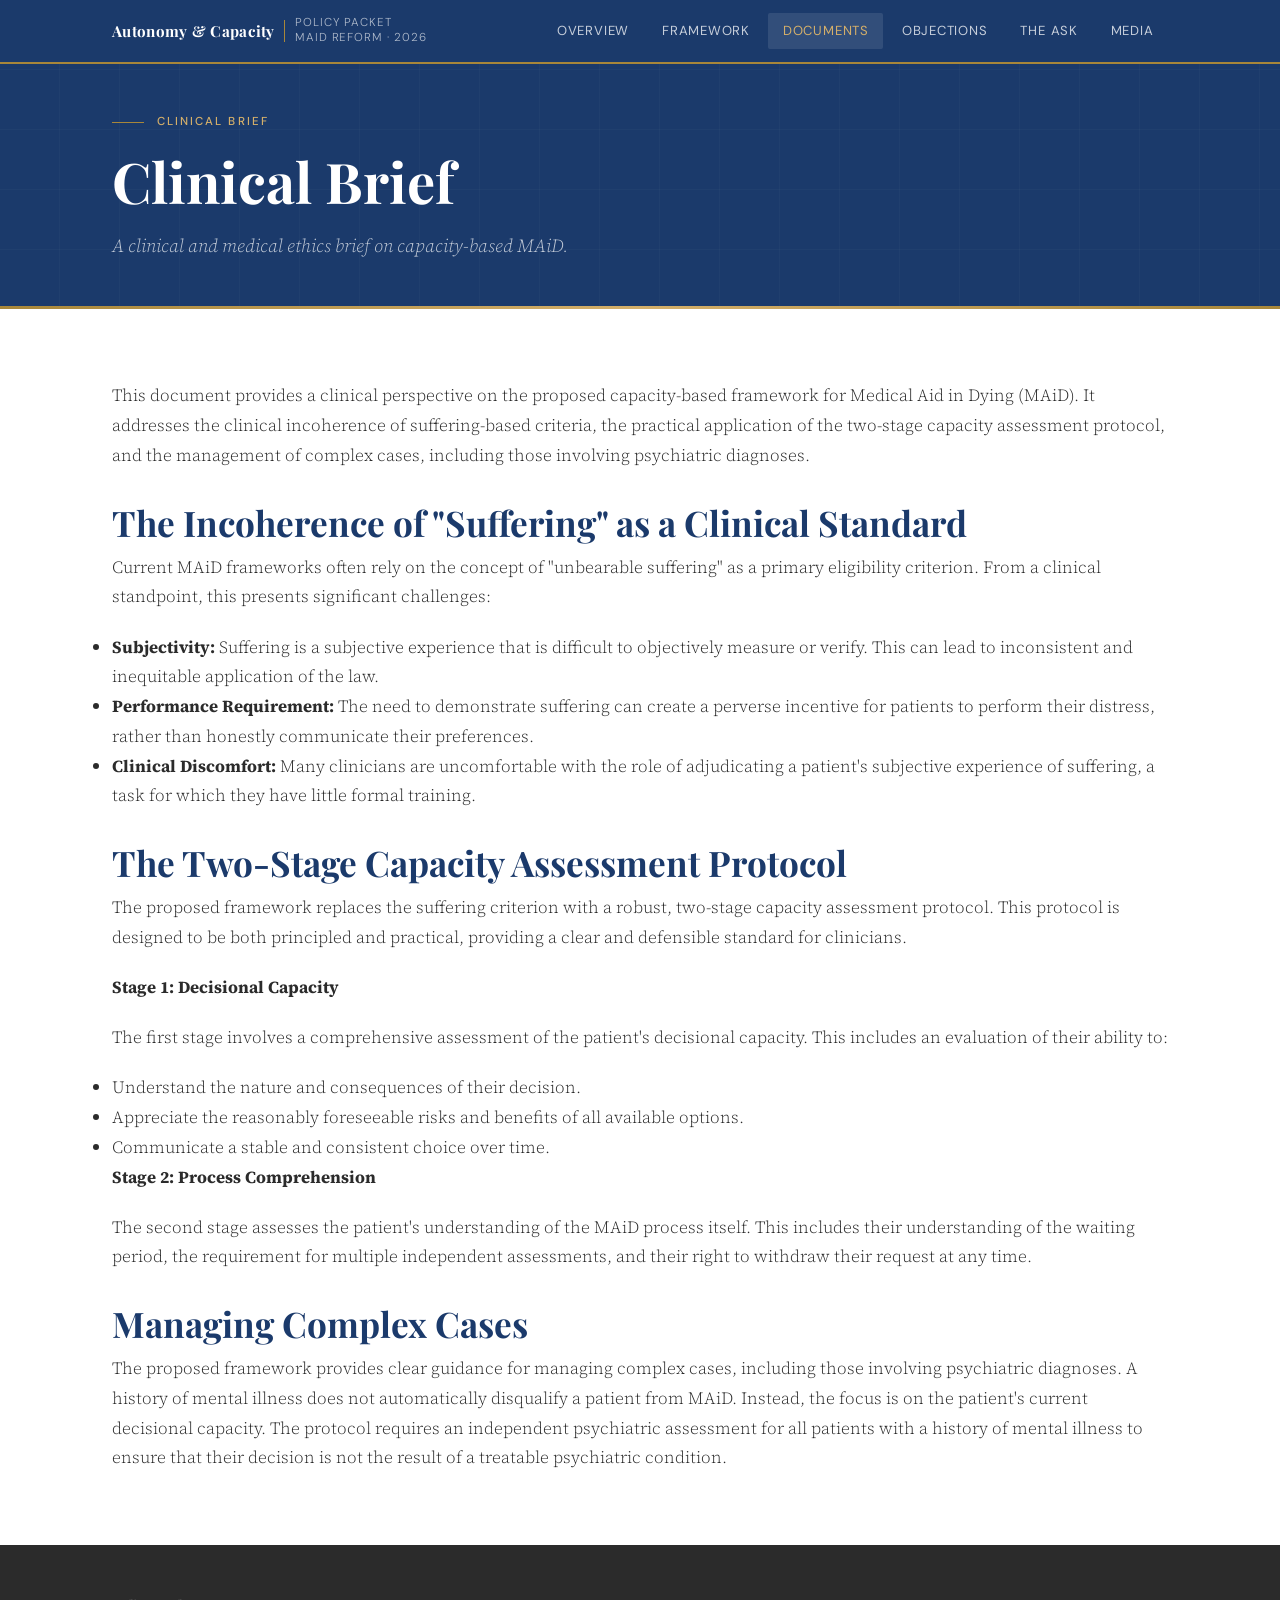
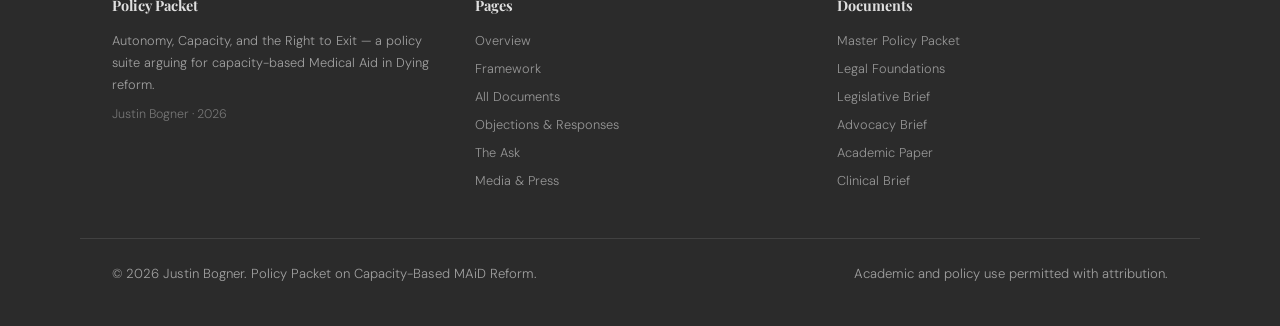
<file: clinical_brief.html>
<!DOCTYPE html>
<html lang="en">
<head>
  <meta charset="UTF-8">
  <meta name="viewport" content="width=device-width, initial-scale=1.0">
  <title>Clinical Brief — Autonomy, Capacity, and the Right to Exit</title>
  <meta name="description" content="A clinical and medical ethics brief on capacity-based MAiD.">
  <link rel="stylesheet" href="style.css">
</head>
<body>

<!-- ── HEADER ───────────────────────────────────────────── -->
<header class="site-header">
  <div class="site-header__inner">
    <a href="index.html" class="site-header__wordmark">
      <span>Autonomy &amp; Capacity</span>
      <span class="wordmark-rule"></span>
      <span class="wordmark-sub">Policy Packet<br>MAiD Reform · 2026</span>
    </a>
    <nav>
      <a href="index.html">Overview</a>
      <a href="framework.html">Framework</a>
      <a href="documents.html" class="active">Documents</a>
      <a href="objections.html">Objections</a>
      <a href="ask.html">The Ask</a>
      <a href="media.html">Media</a>
    </nav>
  </div>
</header>

<!-- ── HERO ─────────────────────────────────────────────── -->
<section class="hero hero--sm">
  <div class="hero__inner">
    <div class="hero__eyebrow">Clinical Brief</div>
    <h1 class="hero__title">Clinical Brief</h1>
    <p class="hero__subtitle">A clinical and medical ethics brief on capacity-based MAiD.</p>
  </div>
</section>

<!-- ── MAIN CONTENT ─────────────────────────────────────── -->
<section class="section section--white">
  <div class="container">
    <p>This document provides a clinical perspective on the proposed capacity-based framework for Medical Aid in Dying (MAiD). It addresses the clinical incoherence of suffering-based criteria, the practical application of the two-stage capacity assessment protocol, and the management of complex cases, including those involving psychiatric diagnoses.</p>

    <h2 class="section__title" style="margin-top: 2rem;">The Incoherence of "Suffering" as a Clinical Standard</h2>
    <p>Current MAiD frameworks often rely on the concept of "unbearable suffering" as a primary eligibility criterion. From a clinical standpoint, this presents significant challenges:</p>
    <ul>
      <li><strong>Subjectivity:</strong> Suffering is a subjective experience that is difficult to objectively measure or verify. This can lead to inconsistent and inequitable application of the law.</li>
      <li><strong>Performance Requirement:</strong> The need to demonstrate suffering can create a perverse incentive for patients to perform their distress, rather than honestly communicate their preferences.</li>
      <li><strong>Clinical Discomfort:</strong> Many clinicians are uncomfortable with the role of adjudicating a patient's subjective experience of suffering, a task for which they have little formal training.</li>
    </ul>

    <h2 class="section__title" style="margin-top: 2rem;">The Two-Stage Capacity Assessment Protocol</h2>
    <p>The proposed framework replaces the suffering criterion with a robust, two-stage capacity assessment protocol. This protocol is designed to be both principled and practical, providing a clear and defensible standard for clinicians.</p>
    <p><strong>Stage 1: Decisional Capacity</strong></p>
    <p>The first stage involves a comprehensive assessment of the patient's decisional capacity. This includes an evaluation of their ability to:</p>
    <ul>
      <li>Understand the nature and consequences of their decision.</li>
      <li>Appreciate the reasonably foreseeable risks and benefits of all available options.</li>
      <li>Communicate a stable and consistent choice over time.</li>
    </ul>
    <p><strong>Stage 2: Process Comprehension</strong></p>
    <p>The second stage assesses the patient's understanding of the MAiD process itself. This includes their understanding of the waiting period, the requirement for multiple independent assessments, and their right to withdraw their request at any time.</p>

    <h2 class="section__title" style="margin-top: 2rem;">Managing Complex Cases</h2>
    <p>The proposed framework provides clear guidance for managing complex cases, including those involving psychiatric diagnoses. A history of mental illness does not automatically disqualify a patient from MAiD. Instead, the focus is on the patient's current decisional capacity. The protocol requires an independent psychiatric assessment for all patients with a history of mental illness to ensure that their decision is not the result of a treatable psychiatric condition.</p>
  </div>
</section>

<!-- ── FOOTER ─────────────────────────────────────────────── -->
<footer class="site-footer">
  <div class="site-footer__inner">
    <div class="footer-col">
      <div class="footer-col__title">Policy Packet</div>
      <p style="font-size:0.8rem; line-height:1.7; margin-bottom:0.5rem;">Autonomy, Capacity, and the Right to Exit — a policy suite arguing for capacity-based Medical Aid in Dying reform.</p>
      <p style="font-size:0.78rem; color:rgba(255,255,255,0.35);">Justin Bogner · 2026</p>
    </div>
    <div class="footer-col">
      <div class="footer-col__title">Pages</div>
      <a href="index.html">Overview</a>
      <a href="framework.html">Framework</a>
      <a href="documents.html">All Documents</a>
      <a href="objections.html">Objections &amp; Responses</a>
      <a href="ask.html">The Ask</a>
      <a href="media.html">Media &amp; Press</a>
    </div>
    <div class="footer-col">
      <div class="footer-col__title">Documents</div>
      <a href="pdfs/00_master_policy.pdf" target="_blank" download>Master Policy Packet</a>
      <a href="pdfs/01_legal_foundations.pdf" target="_blank" download>Legal Foundations</a>
      <a href="pdfs/01_legislative_brief.pdf" target="_blank" download>Legislative Brief</a>
      <a href="pdfs/02_advocacy_brief.pdf" target="_blank" download>Advocacy Brief</a>
      <a href="pdfs/03_academic_paper.pdf" target="_blank" download>Academic Paper</a>
      <a href="pdfs/04_clinical_brief.pdf" target="_blank" download>Clinical Brief</a>
    </div>
  </div>
  <div class="site-footer__bottom">
    <span>© 2026 Justin Bogner. Policy Packet on Capacity-Based MAiD Reform.</span>
    <span>Academic and policy use permitted with attribution.</span>
  </div>
</footer>

</body>
</html>
</file>
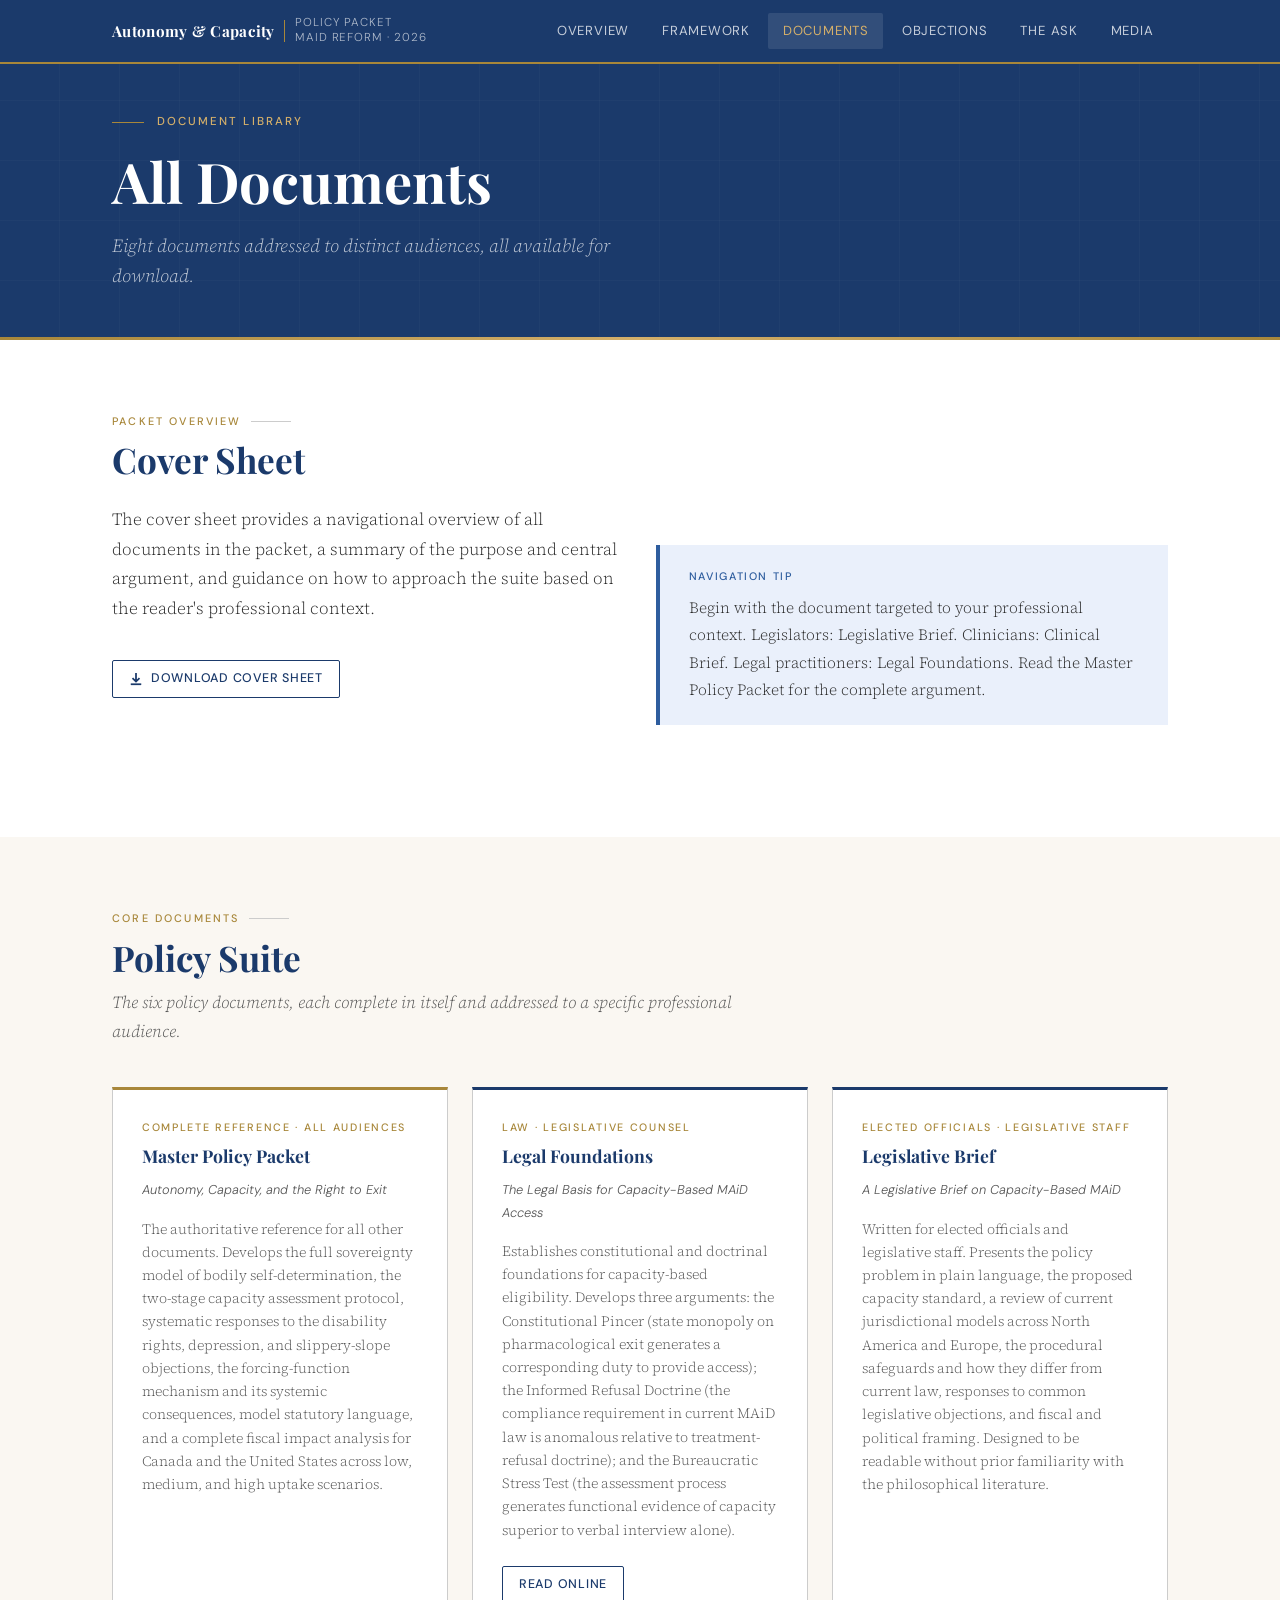
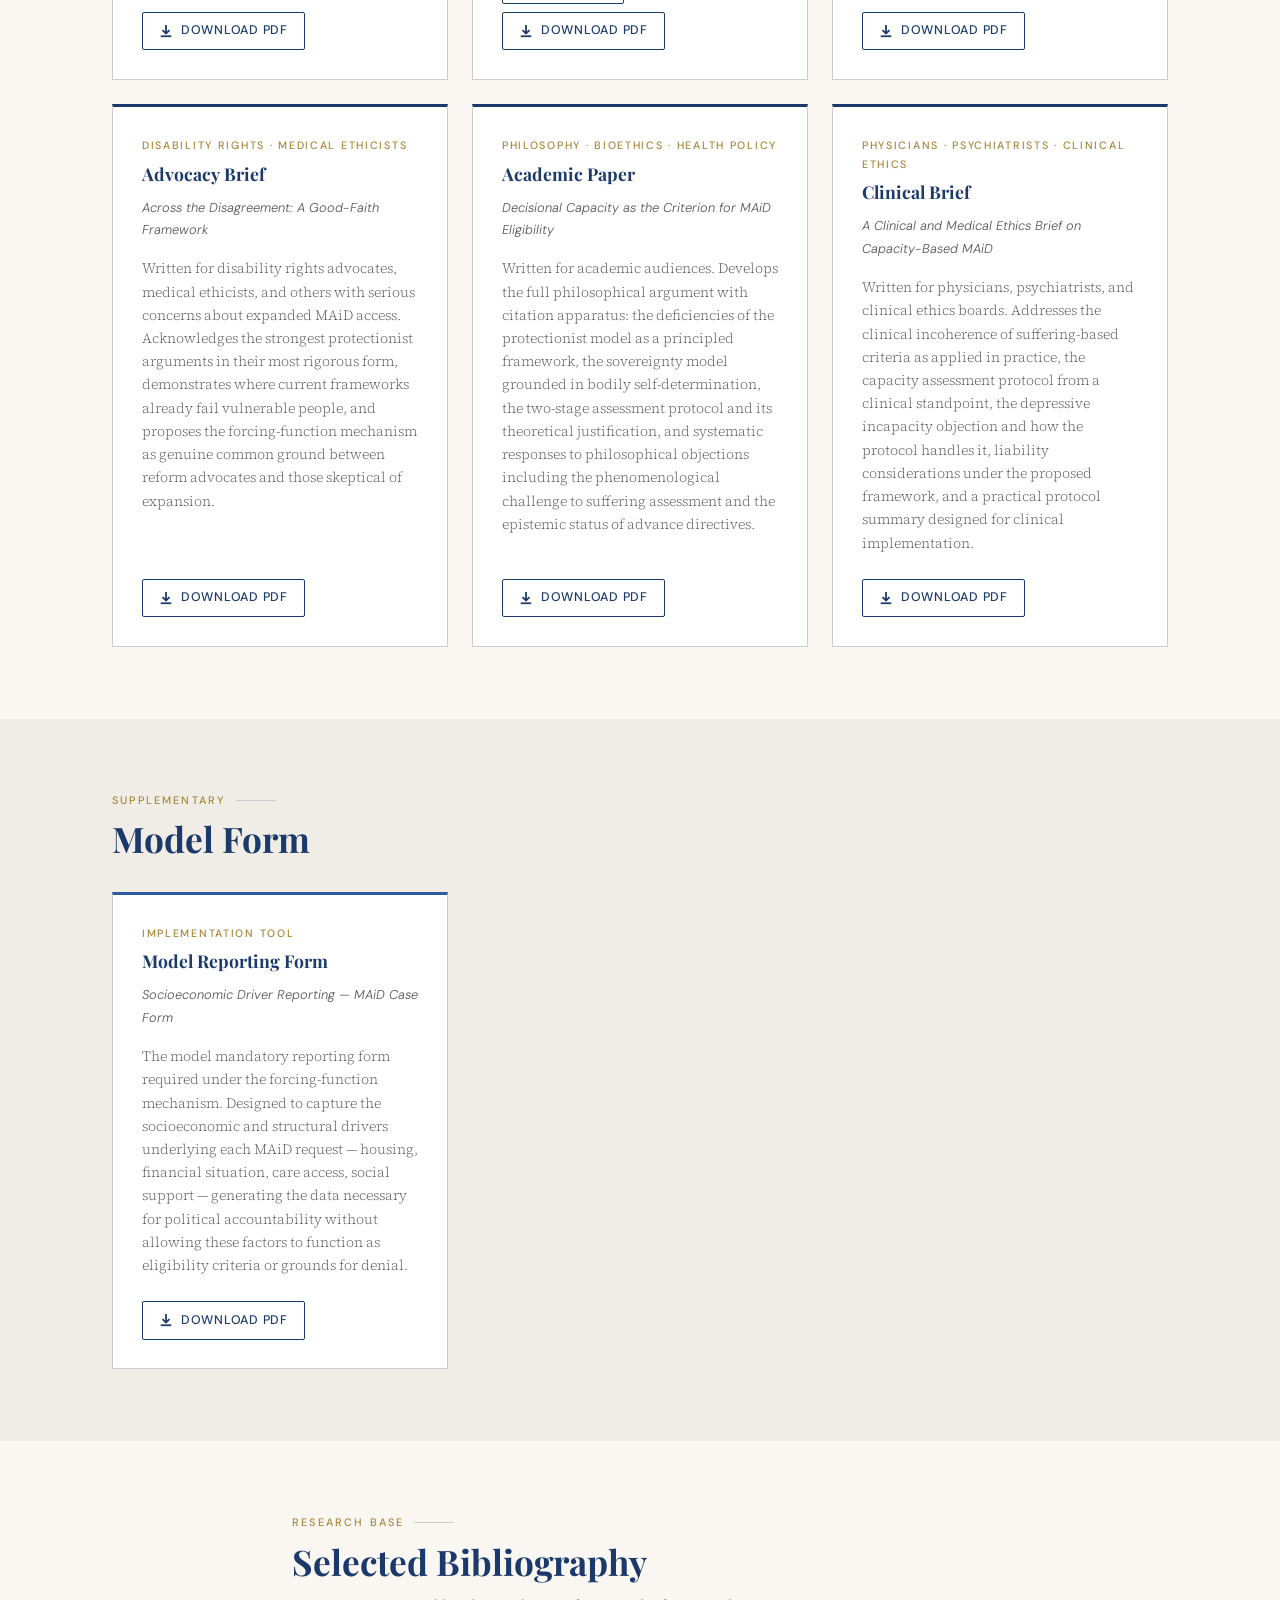
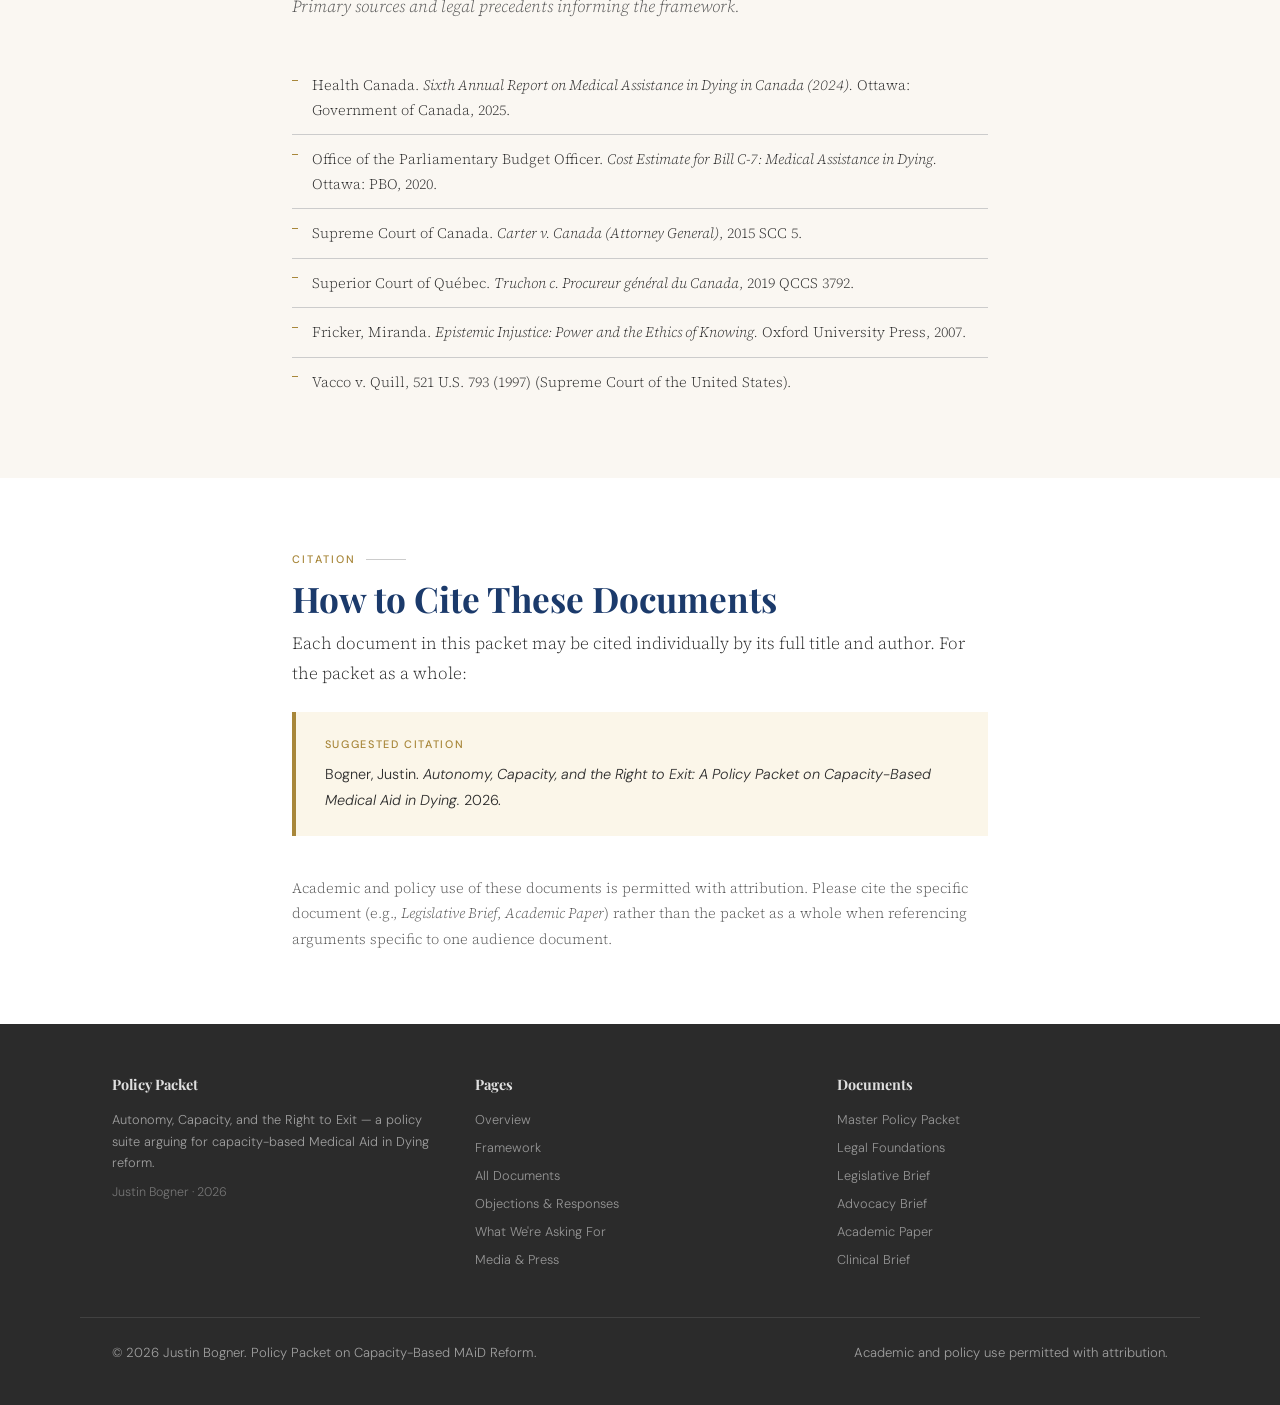
<file: documents.html>
<!DOCTYPE html>
<html lang="en">
<head>
  <meta charset="UTF-8">
  <meta name="viewport" content="width=device-width, initial-scale=1.0">
  <title>Documents — Autonomy, Capacity, and the Right to Exit</title>
  <meta name="description" content="All documents in the Autonomy, Capacity, and the Right to Exit policy packet.">
  <link rel="stylesheet" href="style.css">
</head>
<body>

<!-- ── HEADER ───────────────────────────────────────────── -->
<header class="site-header">
  <div class="site-header__inner">
    <a href="index.html" class="site-header__wordmark">
      <span>Autonomy &amp; Capacity</span>
      <span class="wordmark-rule"></span>
      <span class="wordmark-sub">Policy Packet<br>MAiD Reform · 2026</span>
    </a>
    <nav>
      <a href="index.html">Overview</a>
      <a href="framework.html">Framework</a>
      <a href="documents.html" class="active">Documents</a>
      <a href="objections.html">Objections</a>
      <a href="ask.html">The Ask</a>
      <a href="media.html">Media</a>
    </nav>
    <button class="nav-toggle" aria-label="Toggle navigation" aria-expanded="false">
      <span class="nav-toggle__bar"></span>
      <span class="nav-toggle__bar"></span>
      <span class="nav-toggle__bar"></span>
    </button>
  </div>
</header>

<!-- ── HERO ─────────────────────────────────────────────── -->
<section class="hero hero--sm">
  <div class="hero__inner">
    <div class="hero__eyebrow">Document Library</div>
    <h1 class="hero__title">All Documents</h1>
    <p class="hero__subtitle">Eight documents addressed to distinct audiences, all available for download.</p>
  </div>
</section>

<!-- ── COVER SHEET ────────────────────────────────────────── -->
<section class="section section--white">
  <div class="container">
    <div class="section__label">Packet Overview</div>
    <h2 class="section__title">Cover Sheet</h2>
    <div class="two-col" style="margin-top:1.5rem; align-items:start; gap:2rem;">
      <div>
        <p>The cover sheet provides a navigational overview of all documents in the packet, a summary of the purpose and central argument, and guidance on how to approach the suite based on the reader's professional context.</p>
        <a href="pdfs/00_cover_sheet.pdf" target="_blank" class="doc-card__link" style="margin-top:1rem; display:inline-flex;">
          <svg viewBox="0 0 16 16" fill="none" stroke="currentColor" stroke-width="2"><path d="M8 1v10M4 7l4 4 4-4"/><path d="M2 14h12"/></svg>
          Download Cover Sheet
        </a>
      </div>
      <div class="callout">
        <div class="callout__label">Navigation Tip</div>
        <p>Begin with the document targeted to your professional context. Legislators: Legislative Brief. Clinicians: Clinical Brief. Legal practitioners: Legal Foundations. Read the Master Policy Packet for the complete argument.</p>
      </div>
    </div>
  </div>
</section>

<!-- ── MAIN DOCUMENTS ─────────────────────────────────────── -->
<section class="section">
  <div class="container">
    <div class="section__label">Core Documents</div>
    <h2 class="section__title">Policy Suite</h2>
    <p class="section__lead">The six policy documents, each complete in itself and addressed to a specific professional audience.</p>

    <div class="doc-grid" style="margin-top:2rem;">

      <!-- Master Policy -->
      <div class="doc-card" style="border-top-color: var(--gold);">
        <div class="doc-card__audience">Complete Reference · All Audiences</div>
        <div class="doc-card__title">Master Policy Packet</div>
        <div class="doc-card__subtitle">Autonomy, Capacity, and the Right to Exit</div>
        <p class="doc-card__desc">The authoritative reference for all other documents. Develops the full sovereignty model of bodily self-determination, the two-stage capacity assessment protocol, systematic responses to the disability rights, depression, and slippery-slope objections, the forcing-function mechanism and its systemic consequences, model statutory language, and a complete fiscal impact analysis for Canada and the United States across low, medium, and high uptake scenarios.</p>
        <a href="pdfs/00_master_policy.pdf" target="_blank" class="doc-card__link">
          <svg viewBox="0 0 16 16" fill="none" stroke="currentColor" stroke-width="2"><path d="M8 1v10M4 7l4 4 4-4"/><path d="M2 14h12"/></svg>
          Download PDF
        </a>
      </div>

      <!-- Legal Foundations -->
      <div class="doc-card">
        <div class="doc-card__audience">Law · Legislative Counsel</div>
        <div class="doc-card__title"><a href="legal_foundations.html" style="color:inherit; text-decoration:none;">Legal Foundations</a></div>
        <div class="doc-card__subtitle">The Legal Basis for Capacity-Based MAiD Access</div>
        <p class="doc-card__desc">Establishes constitutional and doctrinal foundations for capacity-based eligibility. Develops three arguments: the Constitutional Pincer (state monopoly on pharmacological exit generates a corresponding duty to provide access); the Informed Refusal Doctrine (the compliance requirement in current MAiD law is anomalous relative to treatment-refusal doctrine); and the Bureaucratic Stress Test (the assessment process generates functional evidence of capacity superior to verbal interview alone).</p>
        <div class="flex-actions" style="margin-top:0; flex-wrap:wrap; gap:0.5rem;">
          <a href="legal_foundations.html" class="doc-card__link">
            Read Online
          </a>
          <a href="pdfs/01_legal_foundations.pdf" target="_blank" class="doc-card__link">
            <svg viewBox="0 0 16 16" fill="none" stroke="currentColor" stroke-width="2"><path d="M8 1v10M4 7l4 4 4-4"/><path d="M2 14h12"/></svg>
            Download PDF
          </a>
        </div>
      </div>

      <!-- Legislative Brief -->
      <div class="doc-card">
        <div class="doc-card__audience">Elected Officials · Legislative Staff</div>
        <div class="doc-card__title">Legislative Brief</div>
        <div class="doc-card__subtitle">A Legislative Brief on Capacity-Based MAiD</div>
        <p class="doc-card__desc">Written for elected officials and legislative staff. Presents the policy problem in plain language, the proposed capacity standard, a review of current jurisdictional models across North America and Europe, the procedural safeguards and how they differ from current law, responses to common legislative objections, and fiscal and political framing. Designed to be readable without prior familiarity with the philosophical literature.</p>
        <a href="pdfs/01_legislative_brief.pdf" target="_blank" class="doc-card__link">
          <svg viewBox="0 0 16 16" fill="none" stroke="currentColor" stroke-width="2"><path d="M8 1v10M4 7l4 4 4-4"/><path d="M2 14h12"/></svg>
          Download PDF
        </a>
      </div>

      <!-- Advocacy Brief -->
      <div class="doc-card">
        <div class="doc-card__audience">Disability Rights · Medical Ethicists</div>
        <div class="doc-card__title">Advocacy Brief</div>
        <div class="doc-card__subtitle">Across the Disagreement: A Good-Faith Framework</div>
        <p class="doc-card__desc">Written for disability rights advocates, medical ethicists, and others with serious concerns about expanded MAiD access. Acknowledges the strongest protectionist arguments in their most rigorous form, demonstrates where current frameworks already fail vulnerable people, and proposes the forcing-function mechanism as genuine common ground between reform advocates and those skeptical of expansion.</p>
        <a href="pdfs/02_advocacy_brief.pdf" target="_blank" class="doc-card__link">
          <svg viewBox="0 0 16 16" fill="none" stroke="currentColor" stroke-width="2"><path d="M8 1v10M4 7l4 4 4-4"/><path d="M2 14h12"/></svg>
          Download PDF
        </a>
      </div>

      <!-- Academic Paper -->
      <div class="doc-card">
        <div class="doc-card__audience">Philosophy · Bioethics · Health Policy</div>
        <div class="doc-card__title">Academic Paper</div>
        <div class="doc-card__subtitle">Decisional Capacity as the Criterion for MAiD Eligibility</div>
        <p class="doc-card__desc">Written for academic audiences. Develops the full philosophical argument with citation apparatus: the deficiencies of the protectionist model as a principled framework, the sovereignty model grounded in bodily self-determination, the two-stage assessment protocol and its theoretical justification, and systematic responses to philosophical objections including the phenomenological challenge to suffering assessment and the epistemic status of advance directives.</p>
        <a href="pdfs/03_academic_paper.pdf" target="_blank" class="doc-card__link">
          <svg viewBox="0 0 16 16" fill="none" stroke="currentColor" stroke-width="2"><path d="M8 1v10M4 7l4 4 4-4"/><path d="M2 14h12"/></svg>
          Download PDF
        </a>
      </div>

      <!-- Clinical Brief -->
      <div class="doc-card">
        <div class="doc-card__audience">Physicians · Psychiatrists · Clinical Ethics</div>
        <div class="doc-card__title">Clinical Brief</div>
        <div class="doc-card__subtitle">A Clinical and Medical Ethics Brief on Capacity-Based MAiD</div>
        <p class="doc-card__desc">Written for physicians, psychiatrists, and clinical ethics boards. Addresses the clinical incoherence of suffering-based criteria as applied in practice, the capacity assessment protocol from a clinical standpoint, the depressive incapacity objection and how the protocol handles it, liability considerations under the proposed framework, and a practical protocol summary designed for clinical implementation.</p>
        <a href="pdfs/04_clinical_brief.pdf" target="_blank" class="doc-card__link">
          <svg viewBox="0 0 16 16" fill="none" stroke="currentColor" stroke-width="2"><path d="M8 1v10M4 7l4 4 4-4"/><path d="M2 14h12"/></svg>
          Download PDF
        </a>
      </div>

    </div>
  </div>
</section>

<!-- ── SUPPLEMENTARY DOCUMENTS ─────────────────────────────── -->
<section class="section section--alt">
  <div class="container">
    <div class="section__label">Supplementary</div>
    <h2 class="section__title">Model Form</h2>

    <div class="doc-grid" style="margin-top:2rem;">

      <!-- Model Reporting Form -->
      <div class="doc-card" style="border-top-color: var(--navy-mid);">
        <div class="doc-card__audience">Implementation Tool</div>
        <div class="doc-card__title">Model Reporting Form</div>
        <div class="doc-card__subtitle">Socioeconomic Driver Reporting — MAiD Case Form</div>
        <p class="doc-card__desc">The model mandatory reporting form required under the forcing-function mechanism. Designed to capture the socioeconomic and structural drivers underlying each MAiD request — housing, financial situation, care access, social support — generating the data necessary for political accountability without allowing these factors to function as eligibility criteria or grounds for denial.</p>
        <a href="pdfs/05_model_reporting_form.pdf" target="_blank" class="doc-card__link">
          <svg viewBox="0 0 16 16" fill="none" stroke="currentColor" stroke-width="2"><path d="M8 1v10M4 7l4 4 4-4"/><path d="M2 14h12"/></svg>
          Download PDF
        </a>
      </div>

    </div>
  </div>
</section>

<!-- ── BIBLIOGRAPHY ───────────────────────────────────────── -->
<section class="section">
  <div class="container--narrow">
    <div class="section__label">Research Base</div>
    <h2 class="section__title">Selected Bibliography</h2>
    <p class="section__lead">Primary sources and legal precedents informing the framework.</p>
    <ul class="biblio-list">
      <li class="biblio-item">Health Canada. <em>Sixth Annual Report on Medical Assistance in Dying in Canada (2024).</em> Ottawa: Government of Canada, 2025.</li>
      <li class="biblio-item">Office of the Parliamentary Budget Officer. <em>Cost Estimate for Bill C-7: Medical Assistance in Dying.</em> Ottawa: PBO, 2020.</li>
      <li class="biblio-item">Supreme Court of Canada. <em>Carter v. Canada (Attorney General)</em>, 2015 SCC 5.</li>
      <li class="biblio-item">Superior Court of Québec. <em>Truchon c. Procureur général du Canada</em>, 2019 QCCS 3792.</li>
      <li class="biblio-item">Fricker, Miranda. <em>Epistemic Injustice: Power and the Ethics of Knowing.</em> Oxford University Press, 2007.</li>
      <li class="biblio-item">Vacco v. Quill, 521 U.S. 793 (1997) (Supreme Court of the United States).</li>
    </ul>
  </div>
</section>

<!-- ── CITATION ───────────────────────────────────────────── -->
<section class="section section--white">
  <div class="container--narrow">
    <div class="section__label">Citation</div>
    <h2 class="section__title">How to Cite These Documents</h2>
    <p>Each document in this packet may be cited individually by its full title and author. For the packet as a whole:</p>
    <div class="callout callout--gold" style="margin-top:1.5rem;">
      <div class="callout__label">Suggested Citation</div>
      <p style="font-family:'DM Sans',sans-serif; font-size:0.9rem; line-height:1.8; color:var(--charcoal);">Bogner, Justin. <em>Autonomy, Capacity, and the Right to Exit: A Policy Packet on Capacity-Based Medical Aid in Dying.</em> 2026.</p>
    </div>
    <p style="margin-top:1.5rem; color:var(--mid); font-size:0.9rem;">Academic and policy use of these documents is permitted with attribution. Please cite the specific document (e.g., <em>Legislative Brief</em>, <em>Academic Paper</em>) rather than the packet as a whole when referencing arguments specific to one audience document.</p>
  </div>
</section>

<!-- ── FOOTER ─────────────────────────────────────────────── -->
<footer class="site-footer">
  <div class="site-footer__inner">
    <div class="footer-col">
      <div class="footer-col__title">Policy Packet</div>
      <p style="font-size:0.8rem; line-height:1.7; margin-bottom:0.5rem;">Autonomy, Capacity, and the Right to Exit — a policy suite arguing for capacity-based Medical Aid in Dying reform.</p>
      <p style="font-size:0.78rem; color:rgba(255,255,255,0.35);">Justin Bogner · 2026</p>
    </div>
    <div class="footer-col">
      <div class="footer-col__title">Pages</div>
      <a href="index.html">Overview</a>
      <a href="framework.html">Framework</a>
      <a href="documents.html">All Documents</a>
      <a href="objections.html">Objections &amp; Responses</a>
      <a href="ask.html">What We're Asking For</a>
      <a href="media.html">Media &amp; Press</a>
    </div>
    <div class="footer-col">
      <div class="footer-col__title">Documents</div>
      <a href="pdfs/00_master_policy.pdf" target="_blank" download>Master Policy Packet</a>
      <a href="pdfs/01_legal_foundations.pdf" target="_blank" download>Legal Foundations</a>
      <a href="pdfs/01_legislative_brief.pdf" target="_blank" download>Legislative Brief</a>
      <a href="pdfs/02_advocacy_brief.pdf" target="_blank" download>Advocacy Brief</a>
      <a href="pdfs/03_academic_paper.pdf" target="_blank" download>Academic Paper</a>
      <a href="pdfs/04_clinical_brief.pdf" target="_blank" download>Clinical Brief</a>
    </div>
  </div>
  <div class="site-footer__bottom">
    <span>© 2026 Justin Bogner. Policy Packet on Capacity-Based MAiD Reform.</span>
    <span>Academic and policy use permitted with attribution.</span>
  </div>
</footer>

<script src="nav.js"></script>
</body>
</html>
</file>
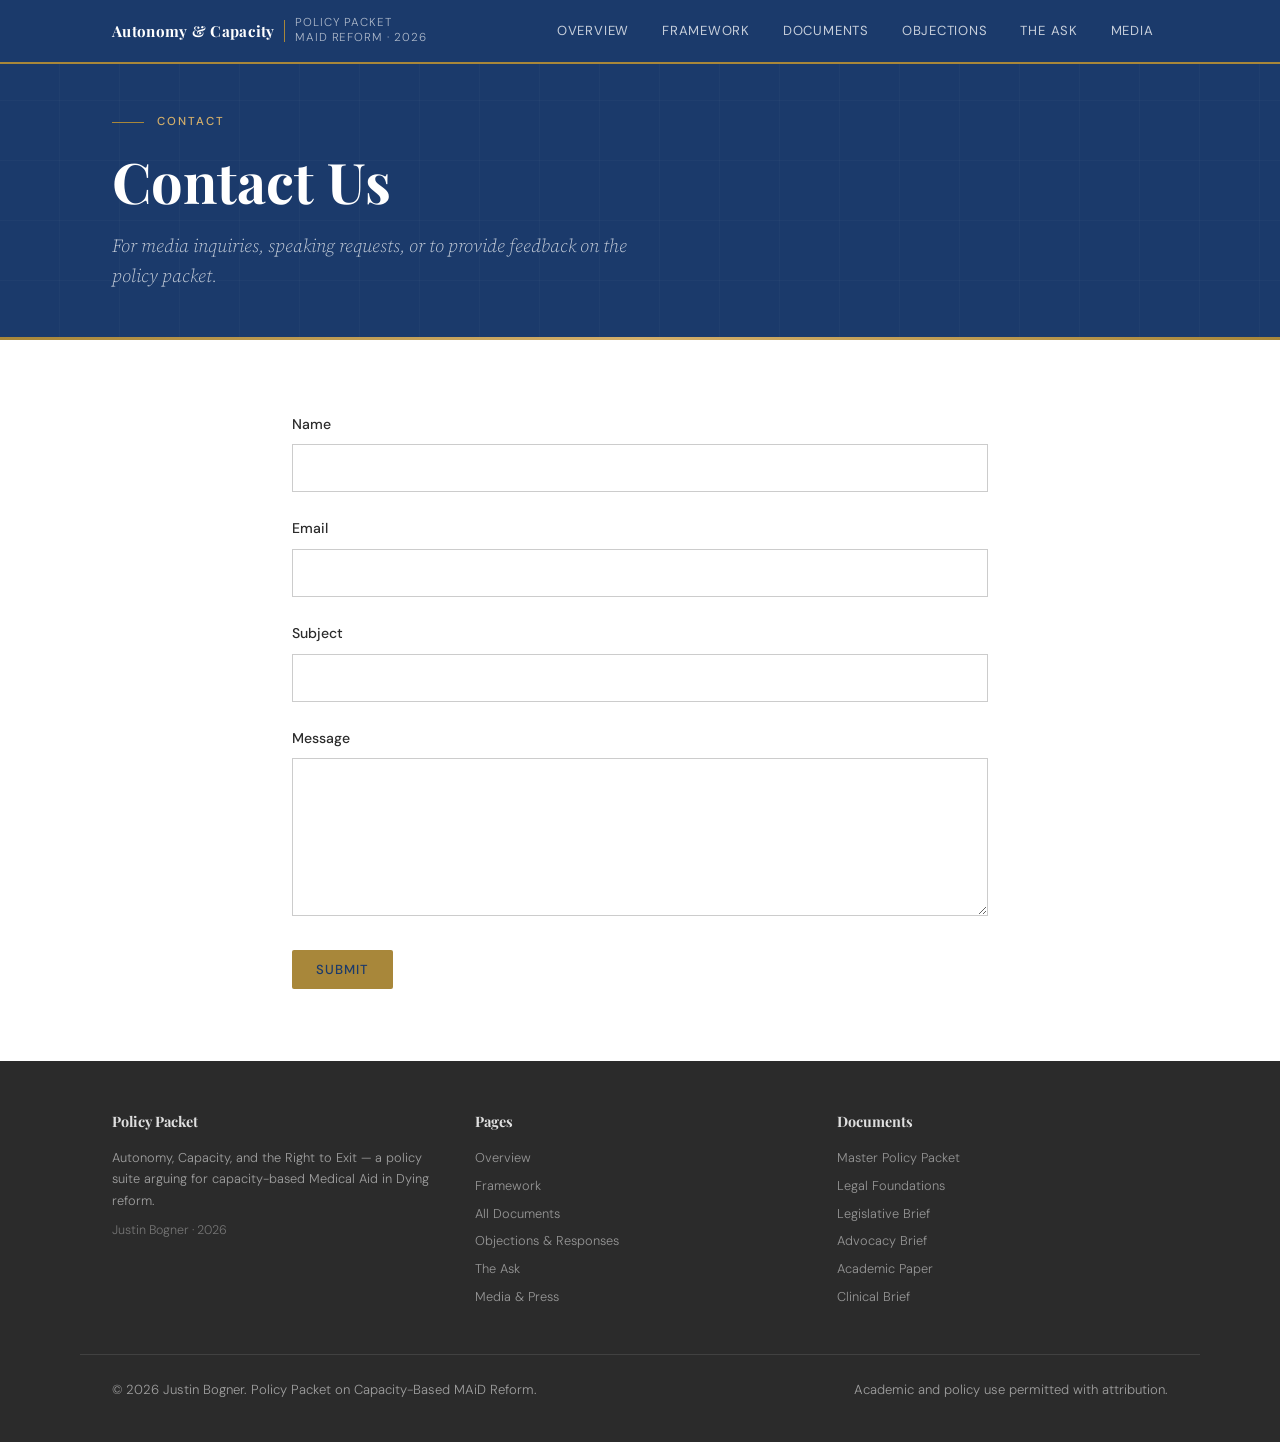
<file: form.html>
<!DOCTYPE html>
<html lang="en">
<head>
  <meta charset="UTF-8">
  <meta name="viewport" content="width=device-width, initial-scale=1.0">
  <title>Contact Form — Autonomy, Capacity, and the Right to Exit</title>
  <meta name="description" content="Contact form for the Autonomy, Capacity, and the Right to Exit policy packet.">
  <link rel="stylesheet" href="style.css">
</head>
<body>

<!-- ── HEADER ───────────────────────────────────────────── -->
<header class="site-header">
  <div class="site-header__inner">
    <a href="index.html" class="site-header__wordmark">
      <span>Autonomy &amp; Capacity</span>
      <span class="wordmark-rule"></span>
      <span class="wordmark-sub">Policy Packet<br>MAiD Reform · 2026</span>
    </a>
    <nav>
      <a href="index.html">Overview</a>
      <a href="framework.html">Framework</a>
      <a href="documents.html">Documents</a>
      <a href="objections.html">Objections</a>
      <a href="ask.html">The Ask</a>
      <a href="media.html">Media</a>
    </nav>
    <button class="nav-toggle" aria-label="Toggle navigation" aria-expanded="false">
      <span class="nav-toggle__bar"></span>
      <span class="nav-toggle__bar"></span>
      <span class="nav-toggle__bar"></span>
    </button>
  </div>
</header>

<!-- ── HERO ─────────────────────────────────────────────── -->
<section class="hero hero--sm">
  <div class="hero__inner">
    <div class="hero__eyebrow">Contact</div>
    <h1 class="hero__title">Contact Us</h1>
    <p class="hero__subtitle">For media inquiries, speaking requests, or to provide feedback on the policy packet.</p>
  </div>
</section>

<!-- ── FORM ─────────────────────────────────────────────── -->
<section class="section section--white">
  <div class="container--narrow">
    <form action="#" method="post">
      <div class="form-group">
        <label for="name" class="form-label">Name</label>
        <input type="text" id="name" name="name" required class="form-field">
      </div>
      <div class="form-group">
        <label for="email" class="form-label">Email</label>
        <input type="email" id="email" name="email" required class="form-field">
      </div>
      <div class="form-group">
        <label for="subject" class="form-label">Subject</label>
        <input type="text" id="subject" name="subject" required class="form-field">
      </div>
      <div class="form-group">
        <label for="message" class="form-label">Message</label>
        <textarea id="message" name="message" rows="6" required class="form-field"></textarea>
      </div>
      <div>
        <button type="submit" class="hero__cta" style="margin-top:0; border:none; cursor:pointer;">Submit</button>
      </div>
    </form>
  </div>
</section>

<!-- ── FOOTER ─────────────────────────────────────────────── -->
<footer class="site-footer">
  <div class="site-footer__inner">
    <div class="footer-col">
      <div class="footer-col__title">Policy Packet</div>
      <p style="font-size:0.8rem; line-height:1.7; margin-bottom:0.5rem;">Autonomy, Capacity, and the Right to Exit — a policy suite arguing for capacity-based Medical Aid in Dying reform.</p>
      <p style="font-size:0.78rem; color:rgba(255,255,255,0.35);">Justin Bogner · 2026</p>
    </div>
    <div class="footer-col">
      <div class="footer-col__title">Pages</div>
      <a href="index.html">Overview</a>
      <a href="framework.html">Framework</a>
      <a href="documents.html">All Documents</a>
      <a href="objections.html">Objections &amp; Responses</a>
      <a href="ask.html">The Ask</a>
      <a href="media.html">Media &amp; Press</a>
    </div>
    <div class="footer-col">
      <div class="footer-col__title">Documents</div>
      <a href="pdfs/00_master_policy.pdf" target="_blank" download>Master Policy Packet</a>
      <a href="pdfs/01_legal_foundations.pdf" target="_blank" download>Legal Foundations</a>
      <a href="pdfs/01_legislative_brief.pdf" target="_blank" download>Legislative Brief</a>
      <a href="pdfs/02_advocacy_brief.pdf" target="_blank" download>Advocacy Brief</a>
      <a href="pdfs/03_academic_paper.pdf" target="_blank" download>Academic Paper</a>
      <a href="pdfs/04_clinical_brief.pdf" target="_blank" download>Clinical Brief</a>
    </div>
  </div>
  <div class="site-footer__bottom">
    <span>© 2026 Justin Bogner. Policy Packet on Capacity-Based MAiD Reform.</span>
    <span>Academic and policy use permitted with attribution.</span>
  </div>
</footer>

<script src="nav.js"></script>
</body>
</html>
</file>
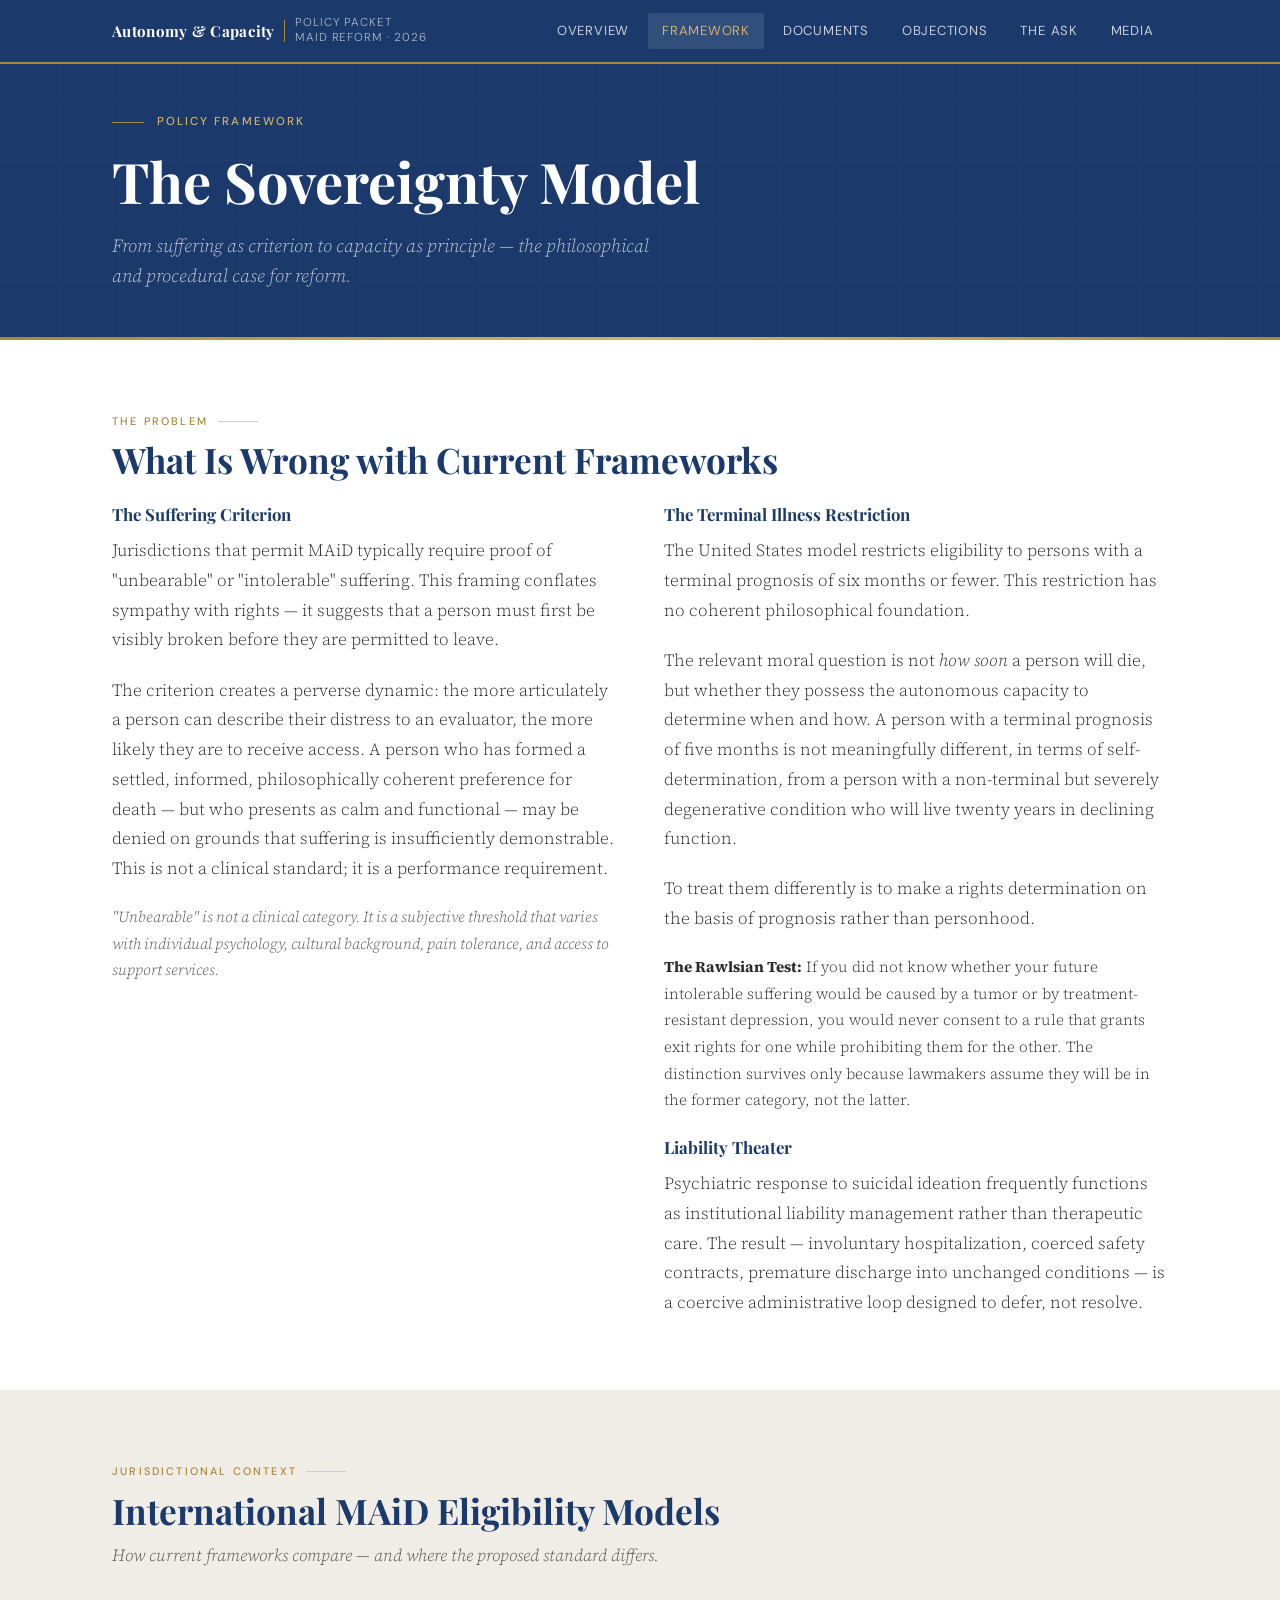
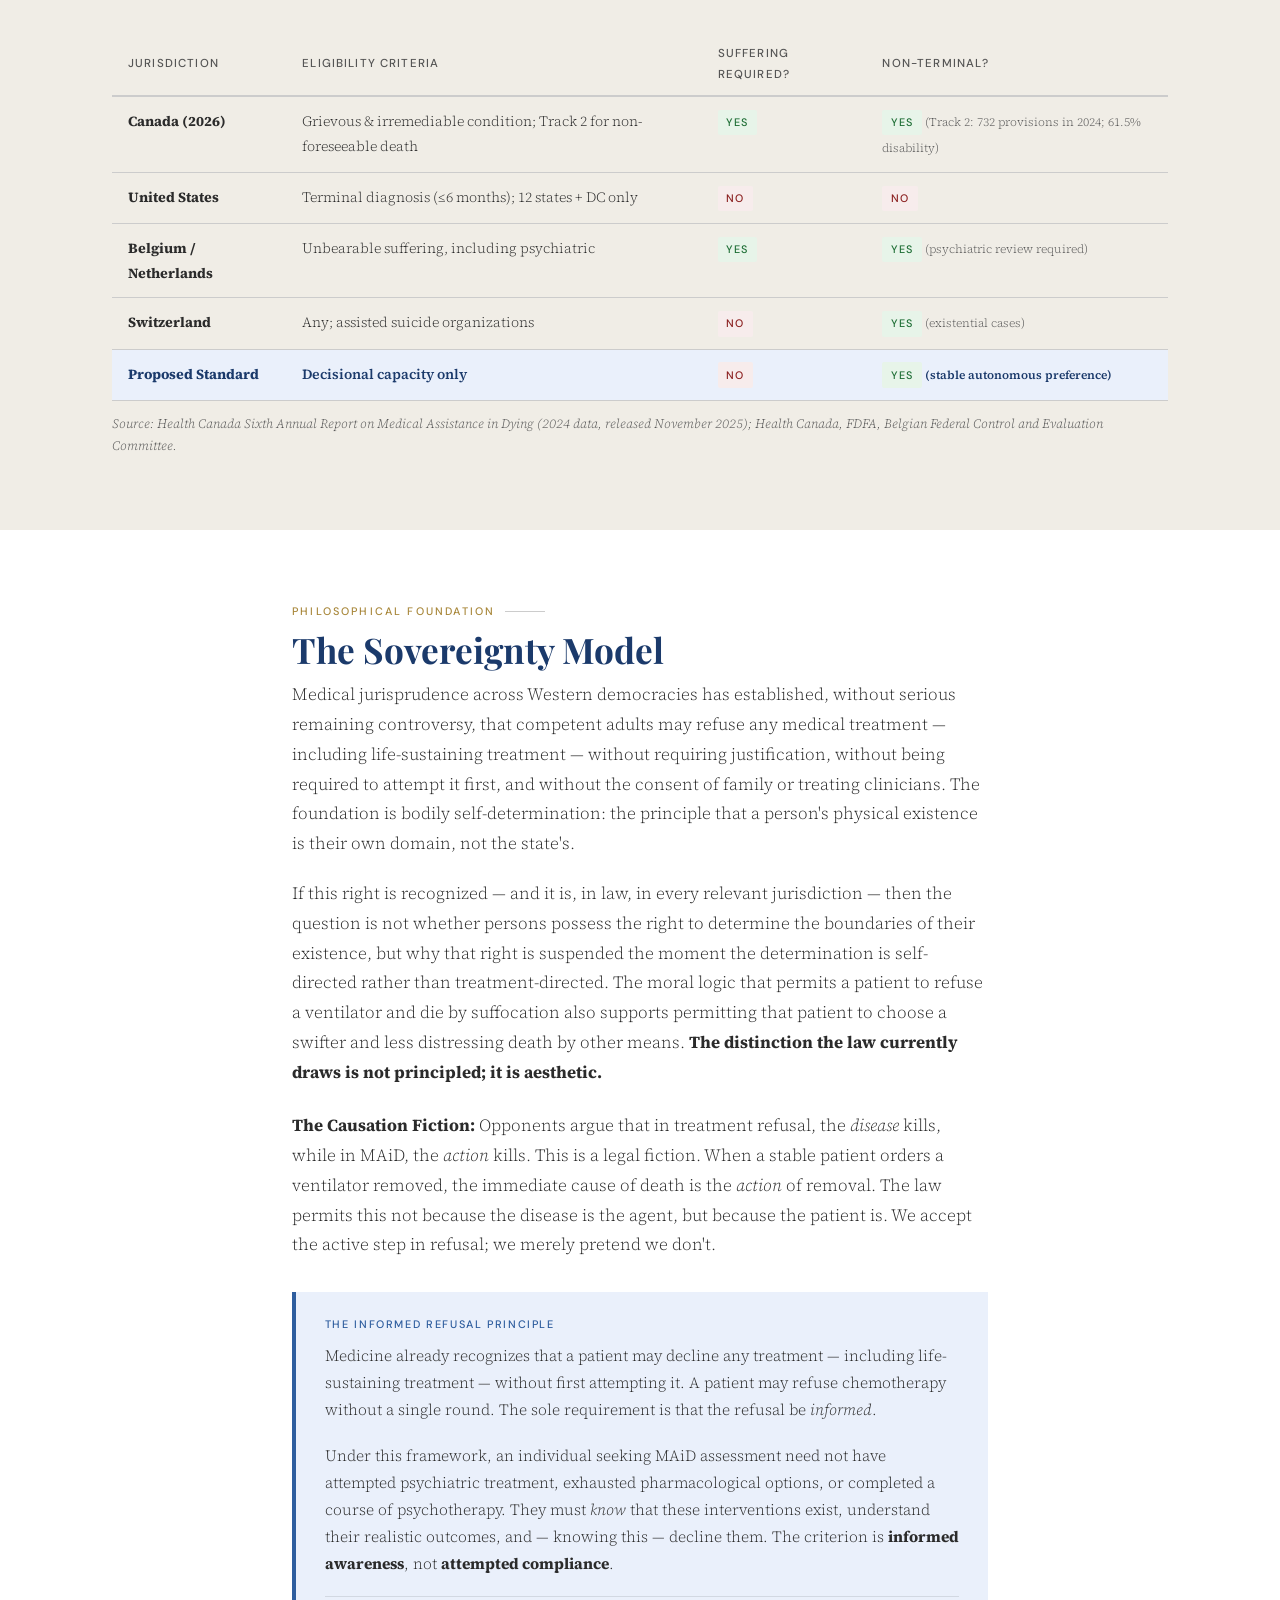
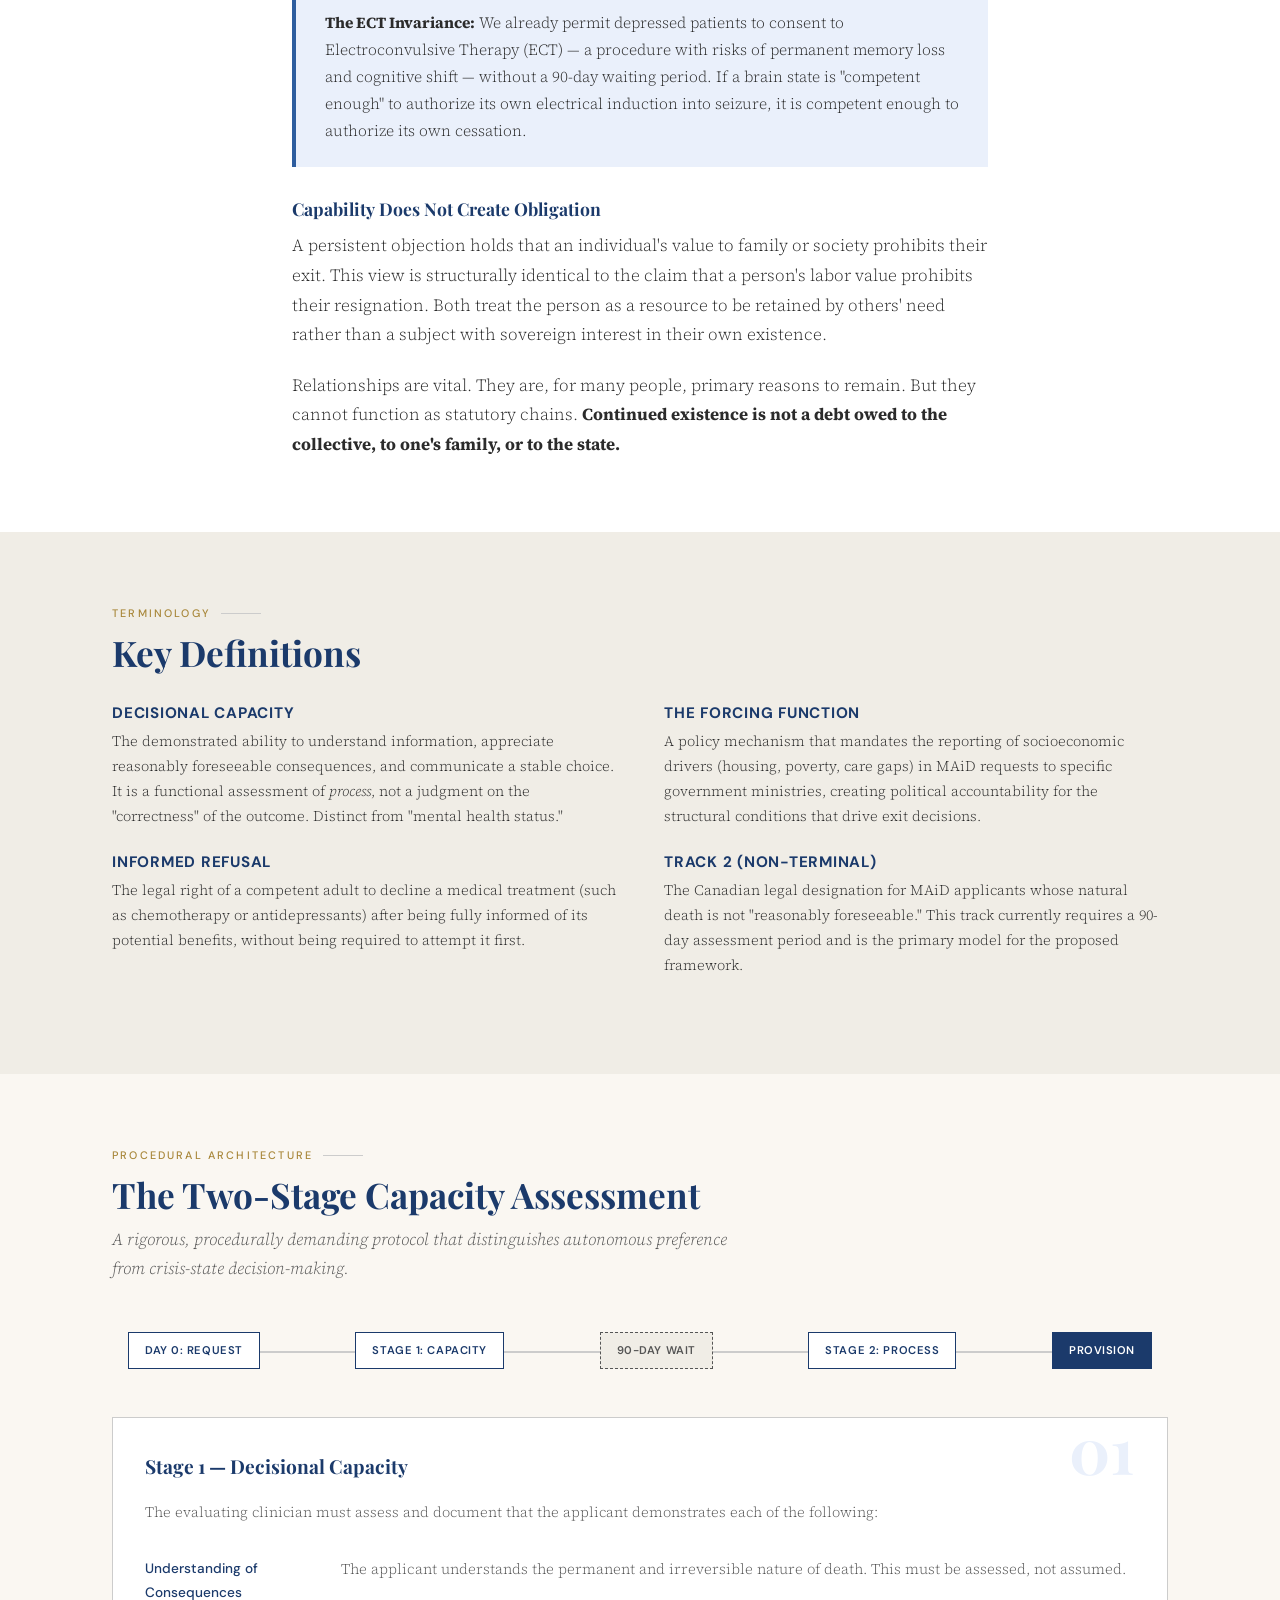
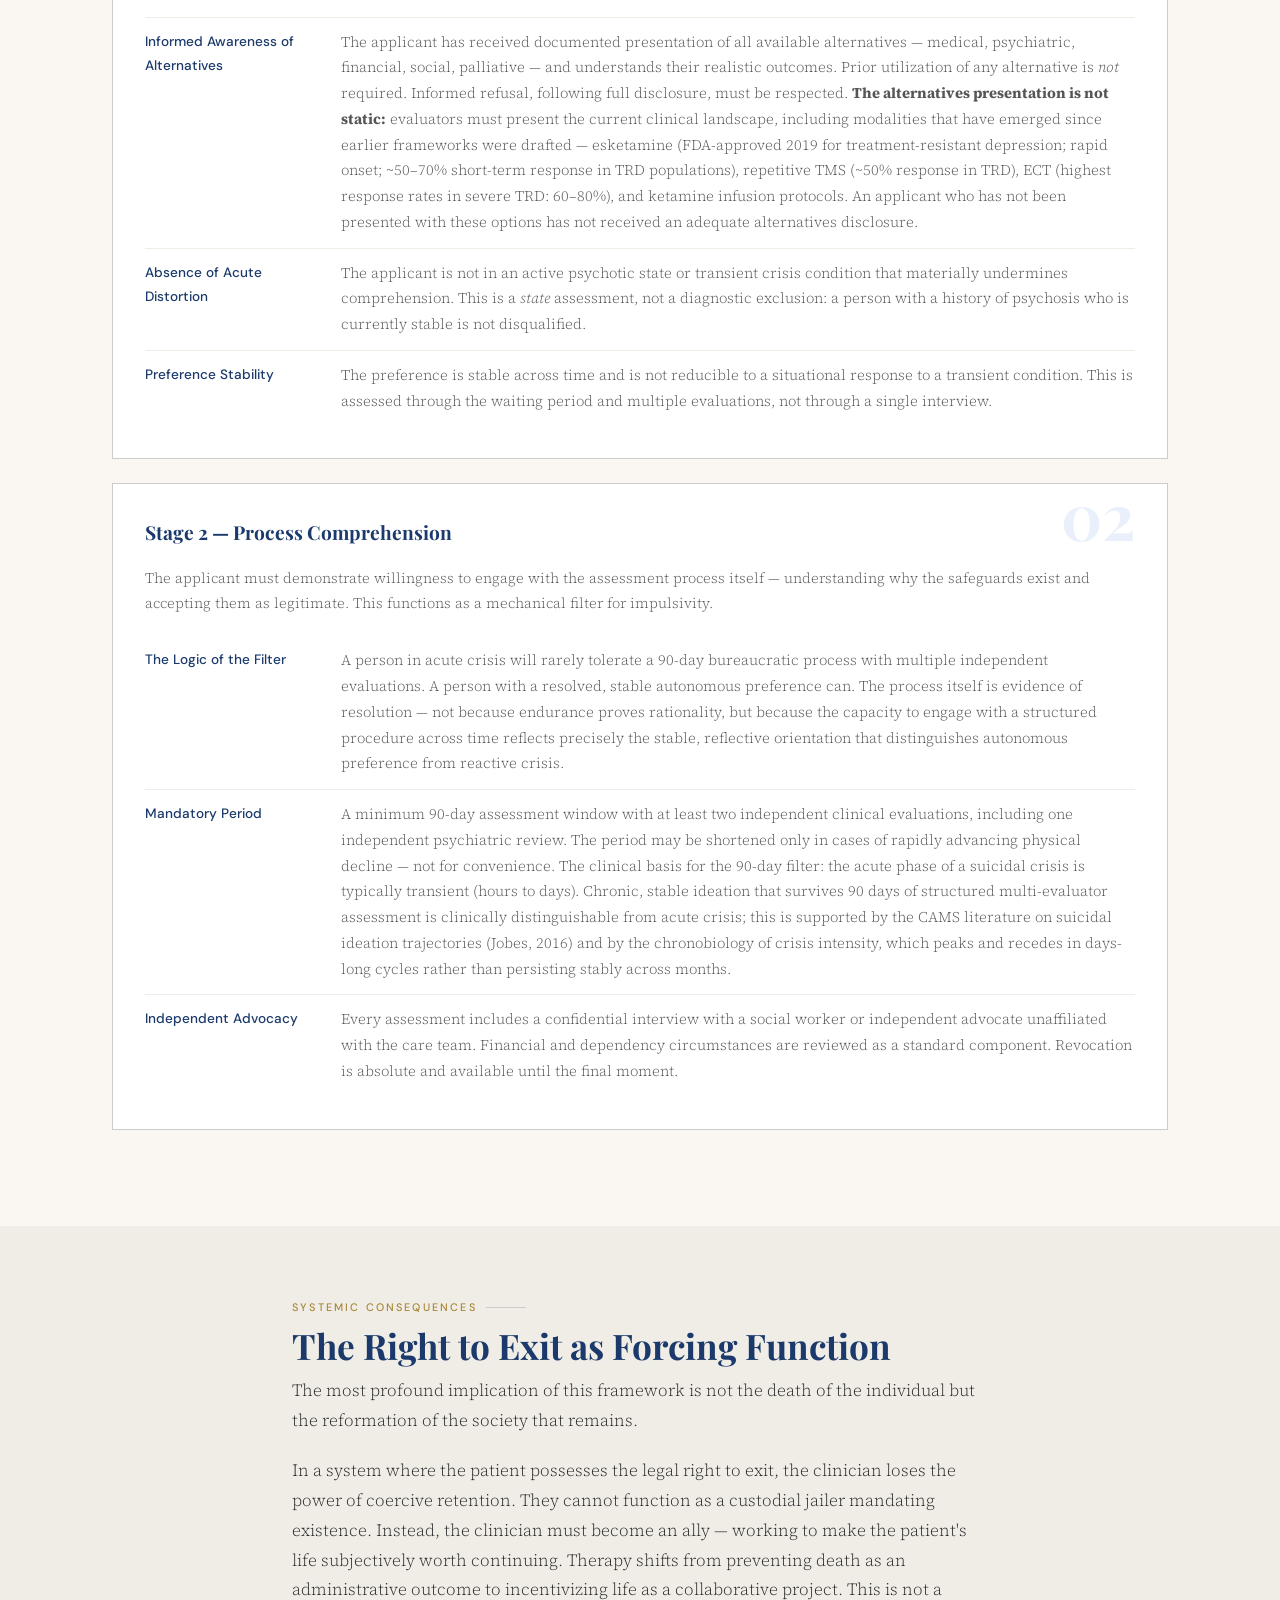
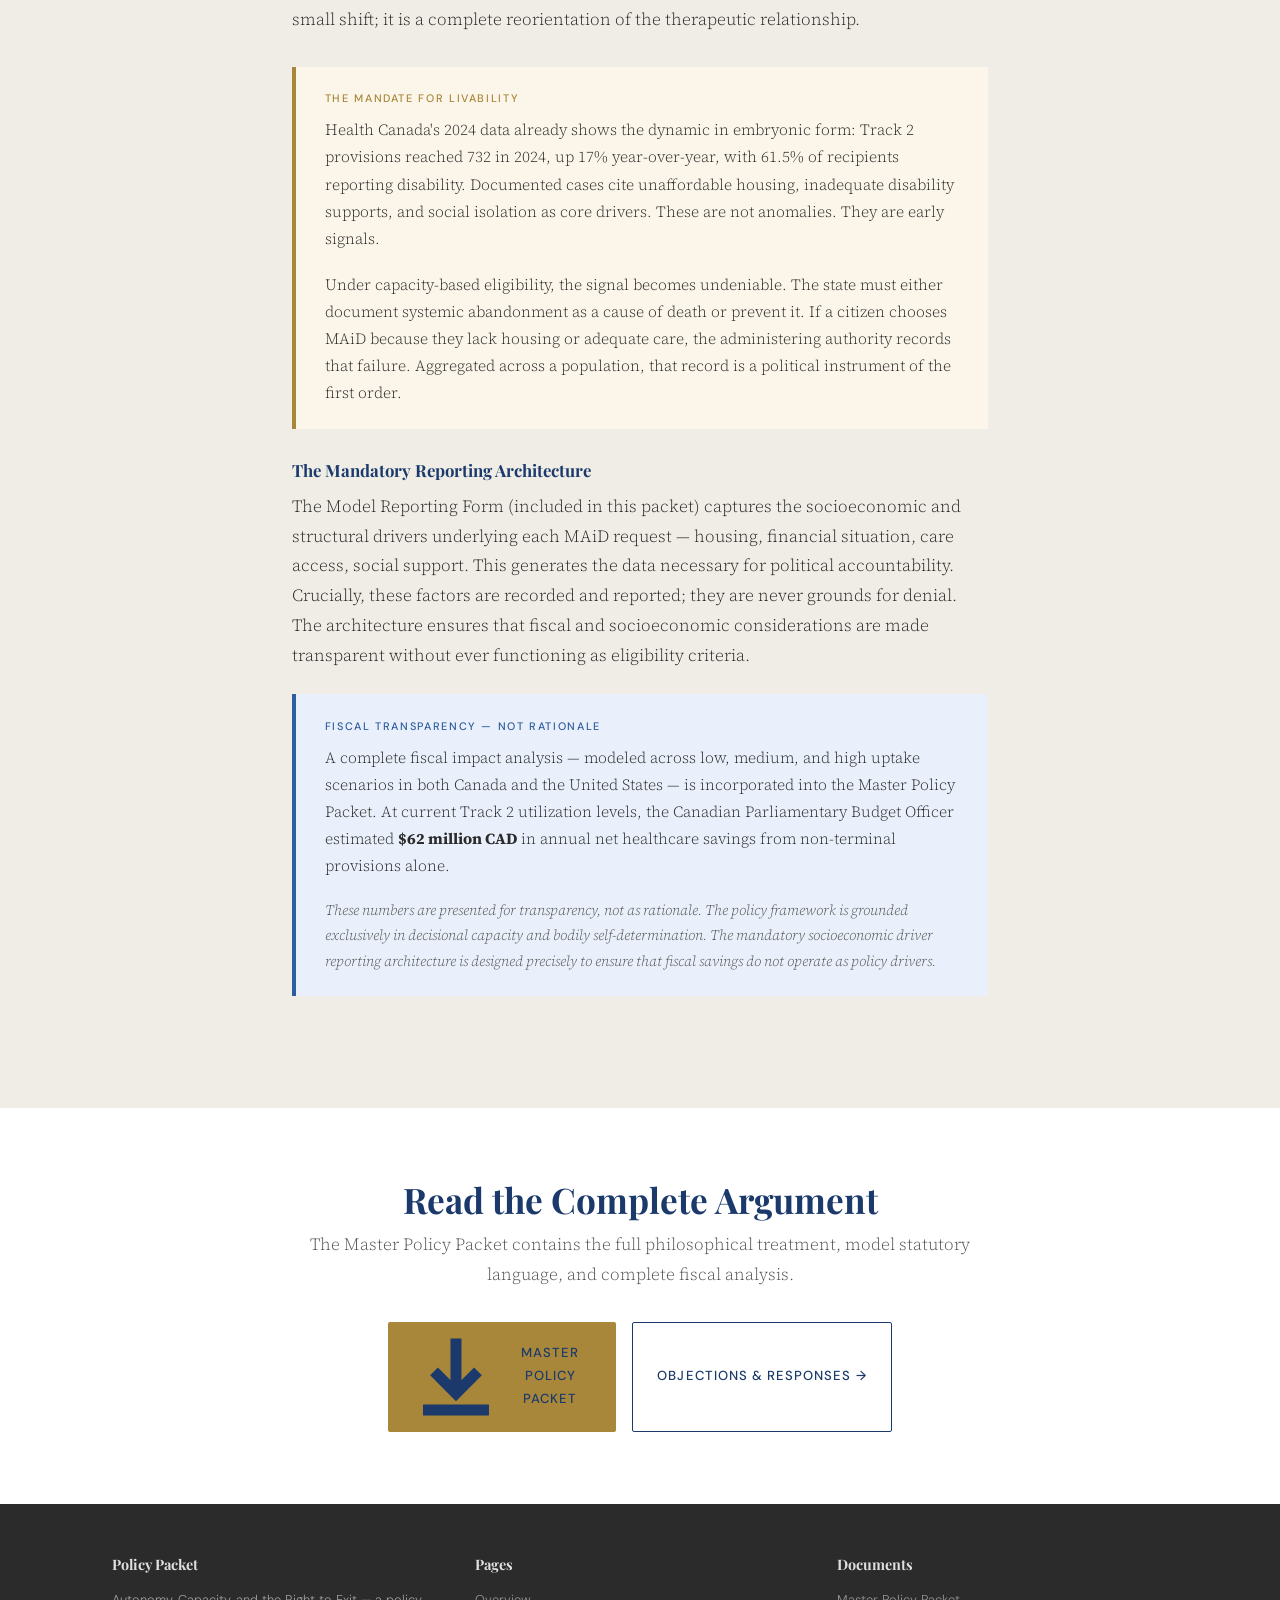
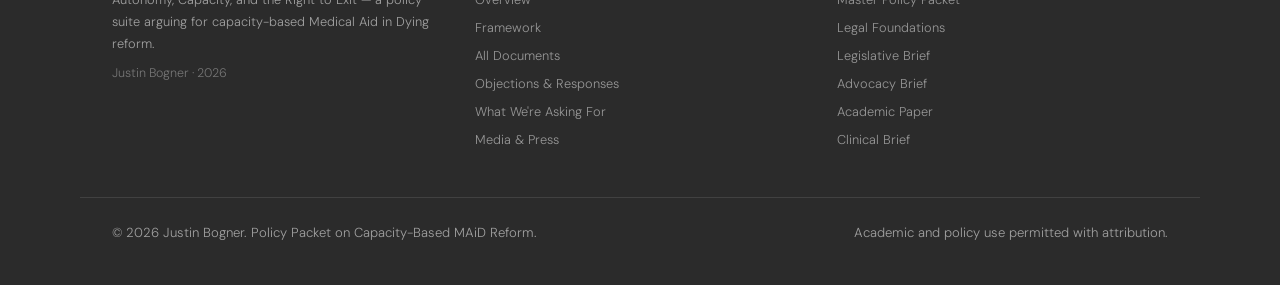
<file: framework.html>
<!DOCTYPE html>
<html lang="en">
<head>
  <meta charset="UTF-8">
  <meta name="viewport" content="width=device-width, initial-scale=1.0">
  <title>Framework — Autonomy, Capacity, and the Right to Exit</title>
  <meta name="description" content="The philosophical and procedural framework for capacity-based Medical Aid in Dying reform.">
  <link rel="stylesheet" href="style.css">
</head>
<body>

<!-- ── HEADER ───────────────────────────────────────────── -->
<header class="site-header">
  <div class="site-header__inner">
    <a href="index.html" class="site-header__wordmark">
      <span>Autonomy &amp; Capacity</span>
      <span class="wordmark-rule"></span>
      <span class="wordmark-sub">Policy Packet<br>MAiD Reform · 2026</span>
    </a>
    <nav>
      <a href="index.html">Overview</a>
      <a href="framework.html" class="active">Framework</a>
      <a href="documents.html">Documents</a>
      <a href="objections.html">Objections</a>
      <a href="ask.html">The Ask</a>
      <a href="media.html">Media</a>
    </nav>
    <button class="nav-toggle" aria-label="Toggle navigation" aria-expanded="false">
      <span class="nav-toggle__bar"></span>
      <span class="nav-toggle__bar"></span>
      <span class="nav-toggle__bar"></span>
    </button>
  </div>
</header>

<!-- ── HERO ─────────────────────────────────────────────── -->
<section class="hero hero--sm">
  <div class="hero__inner">
    <div class="hero__eyebrow">Policy Framework</div>
    <h1 class="hero__title">The Sovereignty Model</h1>
    <p class="hero__subtitle">From suffering as criterion to capacity as principle — the philosophical and procedural case for reform.</p>
  </div>
</section>

<!-- ── THE PROBLEM ───────────────────────────────────────── -->
<section class="section section--white">
  <div class="container">
    <div class="section__label">The Problem</div>
    <h2 class="section__title">What Is Wrong with Current Frameworks</h2>
    <div class="two-col" style="margin-top:1.5rem;">
      <div>
        <h3 style="font-size:1.05rem; color:var(--navy); margin-bottom:0.75rem;">The Suffering Criterion</h3>
        <p>Jurisdictions that permit MAiD typically require proof of "unbearable" or "intolerable" suffering. This framing conflates sympathy with rights — it suggests that a person must first be visibly broken before they are permitted to leave.</p>
        <p>The criterion creates a perverse dynamic: the more articulately a person can describe their distress to an evaluator, the more likely they are to receive access. A person who has formed a settled, informed, philosophically coherent preference for death — but who presents as calm and functional — may be denied on grounds that suffering is insufficiently demonstrable. This is not a clinical standard; it is a performance requirement.</p>
        <p style="color:var(--mid); font-style:italic; font-size:0.95rem;">"Unbearable" is not a clinical category. It is a subjective threshold that varies with individual psychology, cultural background, pain tolerance, and access to support services.</p>
      </div>
      <div>
        <h3 style="font-size:1.05rem; color:var(--navy); margin-bottom:0.75rem;">The Terminal Illness Restriction</h3>
        <p>The United States model restricts eligibility to persons with a terminal prognosis of six months or fewer. This restriction has no coherent philosophical foundation.</p>
        <p>The relevant moral question is not <em>how soon</em> a person will die, but whether they possess the autonomous capacity to determine when and how. A person with a terminal prognosis of five months is not meaningfully different, in terms of self-determination, from a person with a non-terminal but severely degenerative condition who will live twenty years in declining function.</p>
        <p>To treat them differently is to make a rights determination on the basis of prognosis rather than personhood.</p>
        <p style="margin-top:0.75rem; font-size:0.95rem; color:var(--charcoal);"><strong>The Rawlsian Test:</strong> If you did not know whether your future intolerable suffering would be caused by a tumor or by treatment-resistant depression, you would never consent to a rule that grants exit rights for one while prohibiting them for the other. The distinction survives only because lawmakers assume they will be in the former category, not the latter.</p>

        <h3 style="font-size:1.05rem; color:var(--navy); margin-bottom:0.75rem; margin-top:1.5rem;">Liability Theater</h3>
        <p>Psychiatric response to suicidal ideation frequently functions as institutional liability management rather than therapeutic care. The result — involuntary hospitalization, coerced safety contracts, premature discharge into unchanged conditions — is a coercive administrative loop designed to defer, not resolve.</p>
      </div>
    </div>
  </div>
</section>

<!-- ── INTERNATIONAL COMPARATORS ─────────────────────────── -->
<section class="section section--alt">
  <div class="container">
    <div class="section__label">Jurisdictional Context</div>
    <h2 class="section__title">International MAiD Eligibility Models</h2>
    <p class="section__lead">How current frameworks compare — and where the proposed standard differs.</p>
    <div class="overflow-x-auto">
      <table class="comparator-table">
        <thead>
          <tr>
            <th>Jurisdiction</th>
            <th>Eligibility Criteria</th>
            <th>Suffering Required?</th>
            <th>Non-Terminal?</th>
          </tr>
        </thead>
        <tbody>
          <tr>
            <td><strong>Canada (2026)</strong></td>
            <td>Grievous &amp; irremediable condition; Track 2 for non-foreseeable death</td>
            <td><span class="badge badge--yes">Yes</span></td>
            <td><span class="badge badge--yes">Yes</span> <small style="color:var(--mid);">(Track 2: 732 provisions in 2024; 61.5% disability)</small></td>
          </tr>
          <tr>
            <td><strong>United States</strong></td>
            <td>Terminal diagnosis (≤6 months); 12 states + DC only</td>
            <td><span class="badge badge--no">No</span></td>
            <td><span class="badge badge--no">No</span></td>
          </tr>
          <tr>
            <td><strong>Belgium / Netherlands</strong></td>
            <td>Unbearable suffering, including psychiatric</td>
            <td><span class="badge badge--yes">Yes</span></td>
            <td><span class="badge badge--yes">Yes</span> <small style="color:var(--mid);">(psychiatric review required)</small></td>
          </tr>
          <tr>
            <td><strong>Switzerland</strong></td>
            <td>Any; assisted suicide organizations</td>
            <td><span class="badge badge--no">No</span></td>
            <td><span class="badge badge--yes">Yes</span> <small style="color:var(--mid);">(existential cases)</small></td>
          </tr>
          <tr>
            <td><strong>Proposed Standard</strong></td>
            <td>Decisional capacity only</td>
            <td><span class="badge badge--no">No</span></td>
            <td><span class="badge badge--yes">Yes</span> <small>(stable autonomous preference)</small></td>
          </tr>
        </tbody>
      </table>
    </div>
    <p style="font-size:0.8rem; color:var(--mid); margin-top:0.75rem; font-style:italic;">Source: Health Canada Sixth Annual Report on Medical Assistance in Dying (2024 data, released November 2025); Health Canada, FDFA, Belgian Federal Control and Evaluation Committee.</p>
  </div>
</section>

<!-- ── PHILOSOPHICAL FOUNDATION ───────────────────────────── -->
<section class="section section--white">
  <div class="container--narrow">
    <div class="section__label">Philosophical Foundation</div>
    <h2 class="section__title">The Sovereignty Model</h2>

    <p>Medical jurisprudence across Western democracies has established, without serious remaining controversy, that competent adults may refuse any medical treatment — including life-sustaining treatment — without requiring justification, without being required to attempt it first, and without the consent of family or treating clinicians. The foundation is bodily self-determination: the principle that a person's physical existence is their own domain, not the state's.</p>

    <p>If this right is recognized — and it is, in law, in every relevant jurisdiction — then the question is not whether persons possess the right to determine the boundaries of their existence, but why that right is suspended the moment the determination is self-directed rather than treatment-directed. The moral logic that permits a patient to refuse a ventilator and die by suffocation also supports permitting that patient to choose a swifter and less distressing death by other means. <strong>The distinction the law currently draws is not principled; it is aesthetic.</strong></p>

    <p style="margin-top:1.5rem;"><strong>The Causation Fiction:</strong> Opponents argue that in treatment refusal, the <em>disease</em> kills, while in MAiD, the <em>action</em> kills. This is a legal fiction. When a stable patient orders a ventilator removed, the immediate cause of death is the <em>action</em> of removal. The law permits this not because the disease is the agent, but because the patient is. We accept the active step in refusal; we merely pretend we don't.</p>

    <div class="callout" style="margin: 2rem 0;">
      <div class="callout__label">The Informed Refusal Principle</div>
      <p>Medicine already recognizes that a patient may decline any treatment — including life-sustaining treatment — without first attempting it. A patient may refuse chemotherapy without a single round. The sole requirement is that the refusal be <em>informed</em>.</p>
      <p style="margin-top:0.75rem;">Under this framework, an individual seeking MAiD assessment need not have attempted psychiatric treatment, exhausted pharmacological options, or completed a course of psychotherapy. They must <em>know</em> that these interventions exist, understand their realistic outcomes, and — knowing this — decline them. The criterion is <strong>informed awareness</strong>, not <strong>attempted compliance</strong>.</p>
      <p style="margin-top:0.75rem; border-top:1px solid rgba(0,0,0,0.1); padding-top:0.75rem;"><strong>The ECT Invariance:</strong> We already permit depressed patients to consent to Electroconvulsive Therapy (ECT) — a procedure with risks of permanent memory loss and cognitive shift — without a 90-day waiting period. If a brain state is "competent enough" to authorize its own electrical induction into seizure, it is competent enough to authorize its own cessation.</p>
    </div>

    <h3 style="font-size:1.1rem; color:var(--navy); margin-bottom:0.75rem; margin-top:2rem;">Capability Does Not Create Obligation</h3>
    <p>A persistent objection holds that an individual's value to family or society prohibits their exit. This view is structurally identical to the claim that a person's labor value prohibits their resignation. Both treat the person as a resource to be retained by others' need rather than a subject with sovereign interest in their own existence.</p>
    <p>Relationships are vital. They are, for many people, primary reasons to remain. But they cannot function as statutory chains. <strong>Continued existence is not a debt owed to the collective, to one's family, or to the state.</strong></p>
  </div>
</section>

<!-- ── DEFINITIONS ────────────────────────────────────────── -->
<section class="section section--alt">
  <div class="container">
    <div class="section__label">Terminology</div>
    <h2 class="section__title">Key Definitions</h2>
    <div class="two-col" style="margin-top:2rem;">
      <div>
        <h3 style="font-size:0.95rem; color:var(--navy); margin-bottom:0.4rem; font-family:'DM Sans',sans-serif; text-transform:uppercase; letter-spacing:0.05em;">Decisional Capacity</h3>
        <p style="font-size:0.9rem; color:var(--charcoal); margin-bottom:1.5rem;">The demonstrated ability to understand information, appreciate reasonably foreseeable consequences, and communicate a stable choice. It is a functional assessment of <em>process</em>, not a judgment on the "correctness" of the outcome. Distinct from "mental health status."</p>

        <h3 style="font-size:0.95rem; color:var(--navy); margin-bottom:0.4rem; font-family:'DM Sans',sans-serif; text-transform:uppercase; letter-spacing:0.05em;">Informed Refusal</h3>
        <p style="font-size:0.9rem; color:var(--charcoal); margin-bottom:1.5rem;">The legal right of a competent adult to decline a medical treatment (such as chemotherapy or antidepressants) after being fully informed of its potential benefits, without being required to attempt it first.</p>
      </div>
      <div>
        <h3 style="font-size:0.95rem; color:var(--navy); margin-bottom:0.4rem; font-family:'DM Sans',sans-serif; text-transform:uppercase; letter-spacing:0.05em;">The Forcing Function</h3>
        <p style="font-size:0.9rem; color:var(--charcoal); margin-bottom:1.5rem;">A policy mechanism that mandates the reporting of socioeconomic drivers (housing, poverty, care gaps) in MAiD requests to specific government ministries, creating political accountability for the structural conditions that drive exit decisions.</p>

        <h3 style="font-size:0.95rem; color:var(--navy); margin-bottom:0.4rem; font-family:'DM Sans',sans-serif; text-transform:uppercase; letter-spacing:0.05em;">Track 2 (Non-Terminal)</h3>
        <p style="font-size:0.9rem; color:var(--charcoal); margin-bottom:1.5rem;">The Canadian legal designation for MAiD applicants whose natural death is not "reasonably foreseeable." This track currently requires a 90-day assessment period and is the primary model for the proposed framework.</p>
      </div>
    </div>
  </div>
</section>

<!-- ── ASSESSMENT PROTOCOL ────────────────────────────────── -->
<section class="section">
  <div class="container">
    <div class="section__label">Procedural Architecture</div>
    <h2 class="section__title">The Two-Stage Capacity Assessment</h2>
    <p class="section__lead">A rigorous, procedurally demanding protocol that distinguishes autonomous preference from crisis-state decision-making.</p>

    <div class="timeline-vis">
      <div class="t-node">Day 0: Request</div>
      <div class="t-node">Stage 1: Capacity</div>
      <div class="t-node t-node--wait">90-Day Wait</div>
      <div class="t-node">Stage 2: Process</div>
      <div class="t-node" style="background:var(--navy); color:var(--white);">Provision</div>
    </div>

    <div class="assessment-stage">
      <div class="stage-number">01</div>
      <div class="stage-title">Stage 1 — Decisional Capacity</div>
      <p style="color:var(--mid); font-size:0.9rem; margin-bottom:1.25rem;">The evaluating clinician must assess and document that the applicant demonstrates each of the following:</p>
      <div class="stage-item">
        <div class="stage-item__label">Understanding of Consequences</div>
        <div class="stage-item__text">The applicant understands the permanent and irreversible nature of death. This must be assessed, not assumed.</div>
      </div>
      <div class="stage-item">
        <div class="stage-item__label">Informed Awareness of Alternatives</div>
        <div class="stage-item__text">The applicant has received documented presentation of all available alternatives — medical, psychiatric, financial, social, palliative — and understands their realistic outcomes. Prior utilization of any alternative is <em>not</em> required. Informed refusal, following full disclosure, must be respected. <strong>The alternatives presentation is not static:</strong> evaluators must present the current clinical landscape, including modalities that have emerged since earlier frameworks were drafted — esketamine (FDA-approved 2019 for treatment-resistant depression; rapid onset; ~50–70% short-term response in TRD populations), repetitive TMS (~50% response in TRD), ECT (highest response rates in severe TRD: 60–80%), and ketamine infusion protocols. An applicant who has not been presented with these options has not received an adequate alternatives disclosure.</div>
      </div>
      <div class="stage-item">
        <div class="stage-item__label">Absence of Acute Distortion</div>
        <div class="stage-item__text">The applicant is not in an active psychotic state or transient crisis condition that materially undermines comprehension. This is a <em>state</em> assessment, not a diagnostic exclusion: a person with a history of psychosis who is currently stable is not disqualified.</div>
      </div>
      <div class="stage-item">
        <div class="stage-item__label">Preference Stability</div>
        <div class="stage-item__text">The preference is stable across time and is not reducible to a situational response to a transient condition. This is assessed through the waiting period and multiple evaluations, not through a single interview.</div>
      </div>
    </div>

    <div class="assessment-stage">
      <div class="stage-number">02</div>
      <div class="stage-title">Stage 2 — Process Comprehension</div>
      <p style="color:var(--mid); font-size:0.9rem; margin-bottom:1.25rem;">The applicant must demonstrate willingness to engage with the assessment process itself — understanding why the safeguards exist and accepting them as legitimate. This functions as a mechanical filter for impulsivity.</p>
      <div class="stage-item">
        <div class="stage-item__label">The Logic of the Filter</div>
        <div class="stage-item__text">A person in acute crisis will rarely tolerate a 90-day bureaucratic process with multiple independent evaluations. A person with a resolved, stable autonomous preference can. The process itself is evidence of resolution — not because endurance proves rationality, but because the capacity to engage with a structured procedure across time reflects precisely the stable, reflective orientation that distinguishes autonomous preference from reactive crisis.</div>
      </div>
      <div class="stage-item">
        <div class="stage-item__label">Mandatory Period</div>
        <div class="stage-item__text">A minimum 90-day assessment window with at least two independent clinical evaluations, including one independent psychiatric review. The period may be shortened only in cases of rapidly advancing physical decline — not for convenience. The clinical basis for the 90-day filter: the acute phase of a suicidal crisis is typically transient (hours to days). Chronic, stable ideation that survives 90 days of structured multi-evaluator assessment is clinically distinguishable from acute crisis; this is supported by the CAMS literature on suicidal ideation trajectories (Jobes, 2016) and by the chronobiology of crisis intensity, which peaks and recedes in days-long cycles rather than persisting stably across months.</div>
      </div>
      <div class="stage-item">
        <div class="stage-item__label">Independent Advocacy</div>
        <div class="stage-item__text">Every assessment includes a confidential interview with a social worker or independent advocate unaffiliated with the care team. Financial and dependency circumstances are reviewed as a standard component. Revocation is absolute and available until the final moment.</div>
      </div>
    </div>
  </div>
</section>

<!-- ── FORCING FUNCTION ───────────────────────────────────── -->
<section class="section section--alt">
  <div class="container--narrow">
    <div class="section__label">Systemic Consequences</div>
    <h2 class="section__title">The Right to Exit as Forcing Function</h2>
    <p>The most profound implication of this framework is not the death of the individual but the reformation of the society that remains.</p>

    <p>In a system where the patient possesses the legal right to exit, the clinician loses the power of coercive retention. They cannot function as a custodial jailer mandating existence. Instead, the clinician must become an ally — working to make the patient's life subjectively worth continuing. Therapy shifts from preventing death as an administrative outcome to incentivizing life as a collaborative project. This is not a small shift; it is a complete reorientation of the therapeutic relationship.</p>

    <div class="callout callout--gold" style="margin: 2rem 0;">
      <div class="callout__label">The Mandate for Livability</div>
      <p>Health Canada's 2024 data already shows the dynamic in embryonic form: Track 2 provisions reached 732 in 2024, up 17% year-over-year, with 61.5% of recipients reporting disability. Documented cases cite unaffordable housing, inadequate disability supports, and social isolation as core drivers. These are not anomalies. They are early signals.</p>
      <p style="margin-top:0.75rem;">Under capacity-based eligibility, the signal becomes undeniable. The state must either document systemic abandonment as a cause of death or prevent it. If a citizen chooses MAiD because they lack housing or adequate care, the administering authority records that failure. Aggregated across a population, that record is a political instrument of the first order.</p>
    </div>

    <h3 style="font-size:1.05rem; color:var(--navy); margin-bottom:0.75rem; margin-top:2rem;">The Mandatory Reporting Architecture</h3>
    <p>The Model Reporting Form (included in this packet) captures the socioeconomic and structural drivers underlying each MAiD request — housing, financial situation, care access, social support. This generates the data necessary for political accountability. Crucially, these factors are recorded and reported; they are never grounds for denial. The architecture ensures that fiscal and socioeconomic considerations are made transparent without ever functioning as eligibility criteria.</p>

    <div class="callout" style="margin-top:1.5rem;">
      <div class="callout__label">Fiscal Transparency — Not Rationale</div>
      <p>A complete fiscal impact analysis — modeled across low, medium, and high uptake scenarios in both Canada and the United States — is incorporated into the Master Policy Packet. At current Track 2 utilization levels, the Canadian Parliamentary Budget Officer estimated <strong>$62 million CAD</strong> in annual net healthcare savings from non-terminal provisions alone.</p>
      <p style="margin-top:0.75rem; font-style:italic; color:var(--mid); font-size:0.9rem;">These numbers are presented for transparency, not as rationale. The policy framework is grounded exclusively in decisional capacity and bodily self-determination. The mandatory socioeconomic driver reporting architecture is designed precisely to ensure that fiscal savings do not operate as policy drivers.</p>
    </div>
  </div>
</section>

<!-- ── CTA ────────────────────────────────────────────────── -->
<section class="section section--white">
  <div class="container--narrow" style="text-align:center;">
    <h2 class="section__title">Read the Complete Argument</h2>
    <p style="color:var(--mid); margin-bottom:2rem;">The Master Policy Packet contains the full philosophical treatment, model statutory language, and complete fiscal analysis.</p>
    <div style="display:flex; flex-wrap:wrap; gap:1rem; justify-content:center;">
      <a href="pdfs/00_master_policy.pdf" target="_blank" class="hero__cta" style="margin-top:0;" download>
        <svg viewBox="0 0 16 16" fill="none" stroke="currentColor" stroke-width="2"><path d="M8 1v10M4 7l4 4 4-4"/><path d="M2 14h12"/></svg>
        Master Policy Packet
      </a>
      <a href="objections.html" style="display:inline-flex; align-items:center; gap:0.5rem; font-family:'DM Sans',sans-serif; font-size:0.82rem; font-weight:500; letter-spacing:0.08em; text-transform:uppercase; color:var(--navy); border:1px solid var(--navy); padding:0.7rem 1.5rem; border-radius:2px; text-decoration:none; margin-top:0;">
        Objections &amp; Responses →
      </a>
    </div>
  </div>
</section>

<!-- ── FOOTER ─────────────────────────────────────────────── -->
<footer class="site-footer">
  <div class="site-footer__inner">
    <div class="footer-col">
      <div class="footer-col__title">Policy Packet</div>
      <p style="font-size:0.8rem; line-height:1.7; margin-bottom:0.5rem;">Autonomy, Capacity, and the Right to Exit — a policy suite arguing for capacity-based Medical Aid in Dying reform.</p>
      <p style="font-size:0.78rem; color:rgba(255,255,255,0.35);">Justin Bogner · 2026</p>
    </div>
    <div class="footer-col">
      <div class="footer-col__title">Pages</div>
      <a href="index.html">Overview</a>
      <a href="framework.html">Framework</a>
      <a href="documents.html">All Documents</a>
      <a href="objections.html">Objections &amp; Responses</a>
      <a href="ask.html">What We're Asking For</a>
      <a href="media.html">Media &amp; Press</a>
    </div>
    <div class="footer-col">
      <div class="footer-col__title">Documents</div>
      <a href="pdfs/00_master_policy.pdf" target="_blank" download>Master Policy Packet</a>
      <a href="pdfs/01_legal_foundations.pdf" target="_blank" download>Legal Foundations</a>
      <a href="pdfs/01_legislative_brief.pdf" target="_blank" download>Legislative Brief</a>
      <a href="pdfs/02_advocacy_brief.pdf" target="_blank" download>Advocacy Brief</a>
      <a href="pdfs/03_academic_paper.pdf" target="_blank" download>Academic Paper</a>
      <a href="pdfs/04_clinical_brief.pdf" target="_blank" download>Clinical Brief</a>
    </div>
  </div>
  <div class="site-footer__bottom">
    <span>© 2026 Justin Bogner. Policy Packet on Capacity-Based MAiD Reform.</span>
    <span>Academic and policy use permitted with attribution.</span>
  </div>
</footer>

<script src="nav.js"></script>
</body>
</html>
</file>
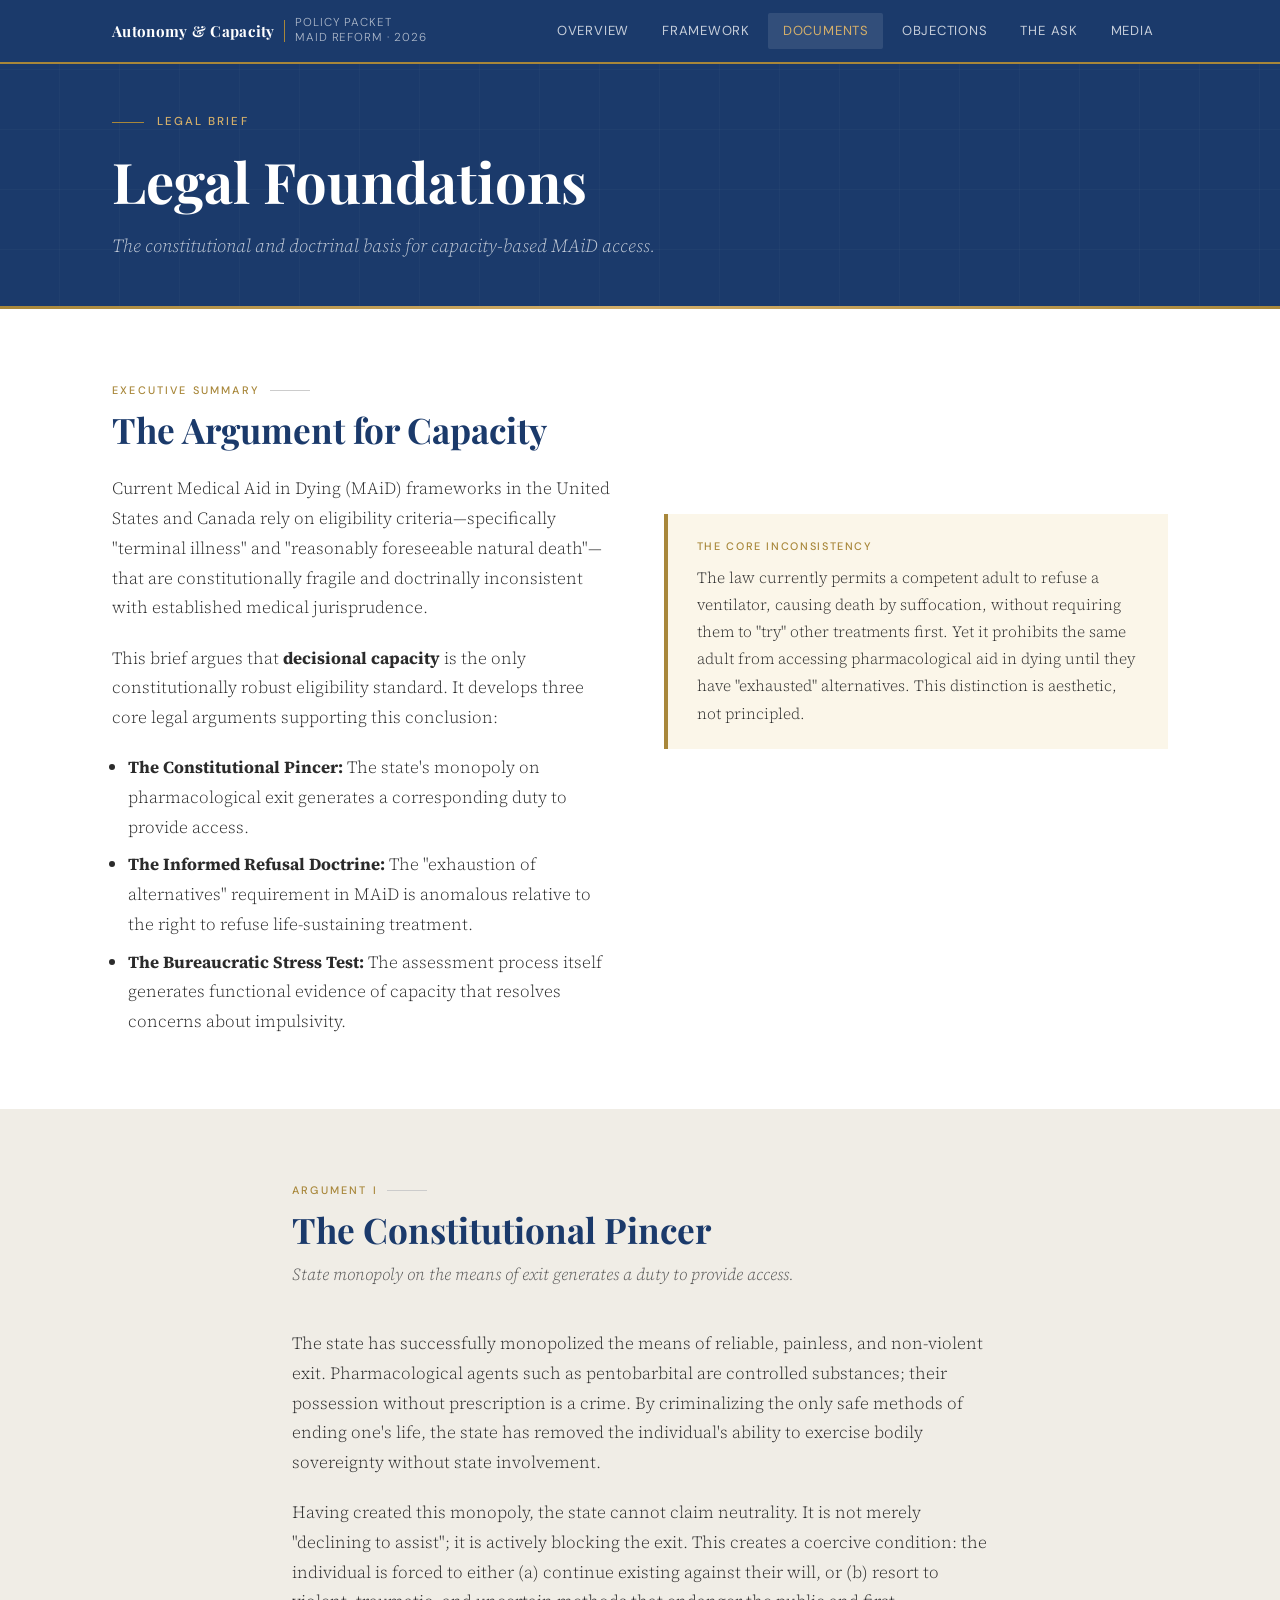
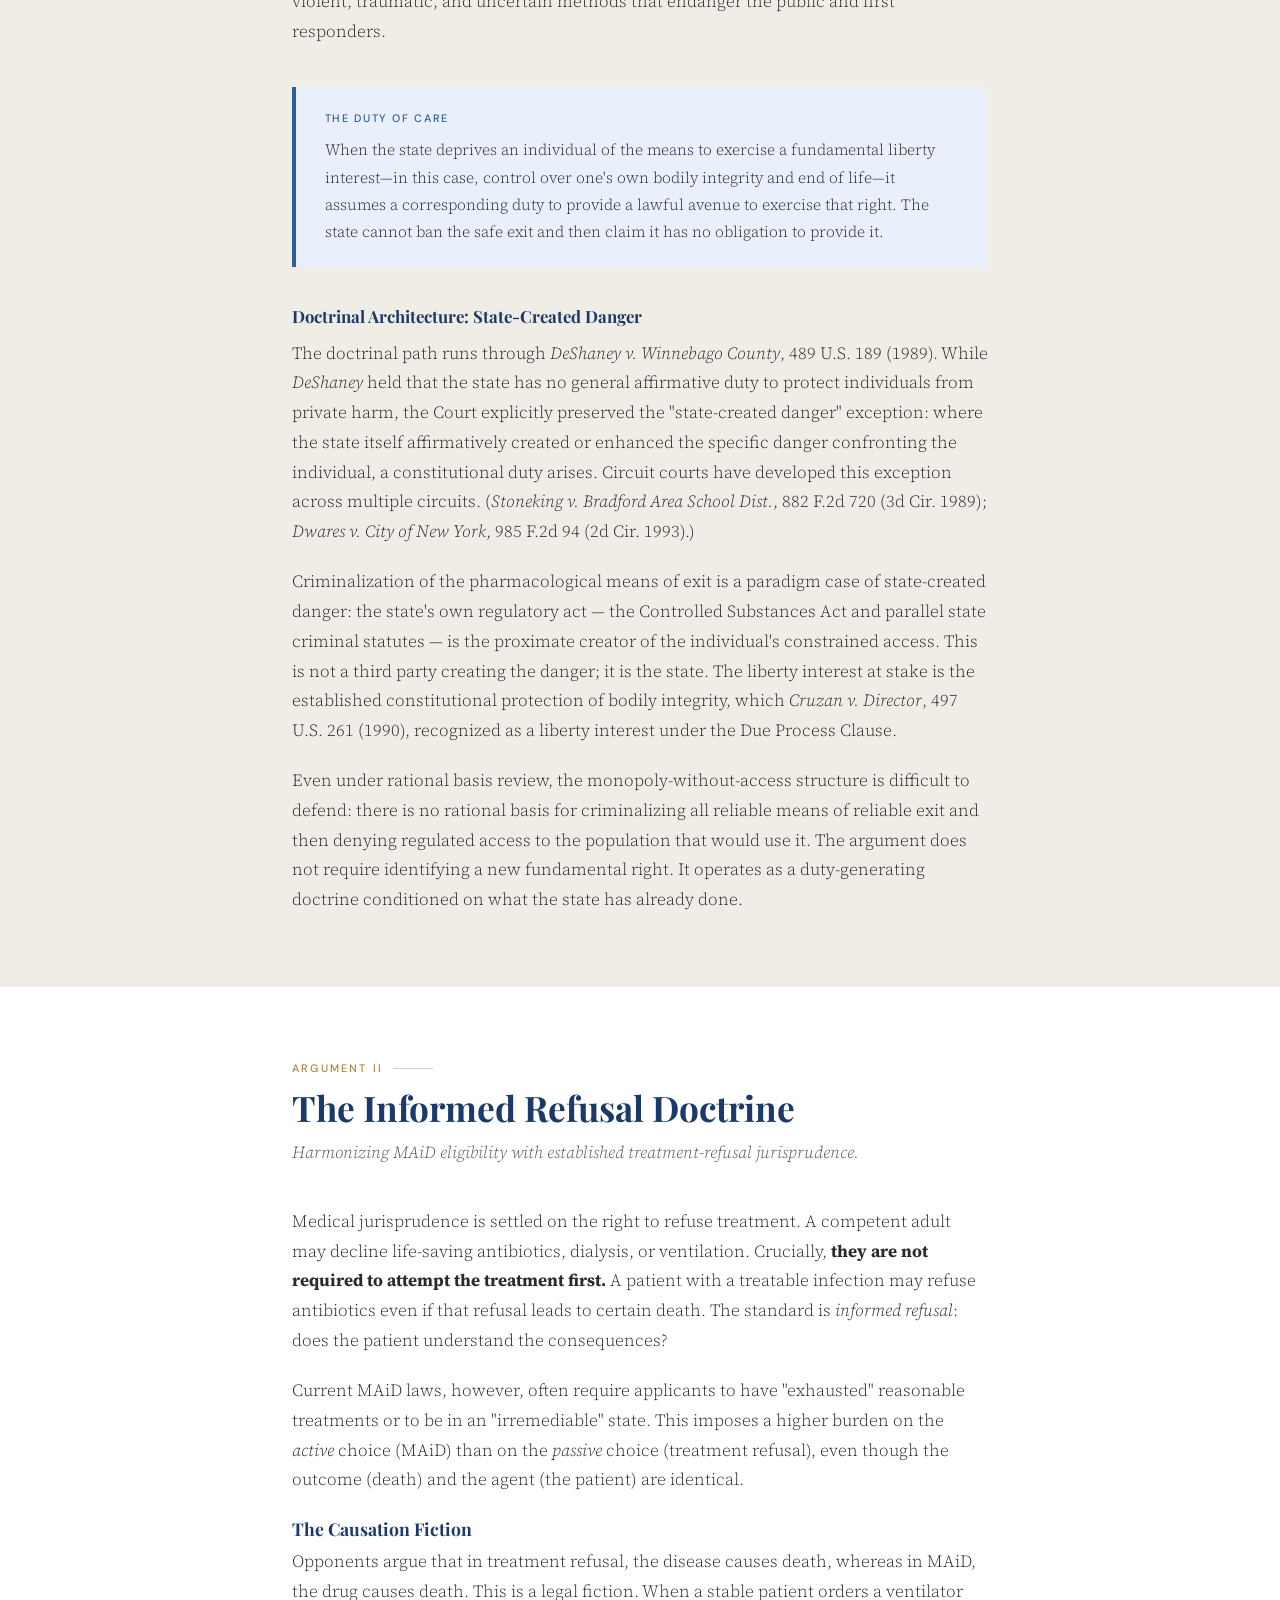
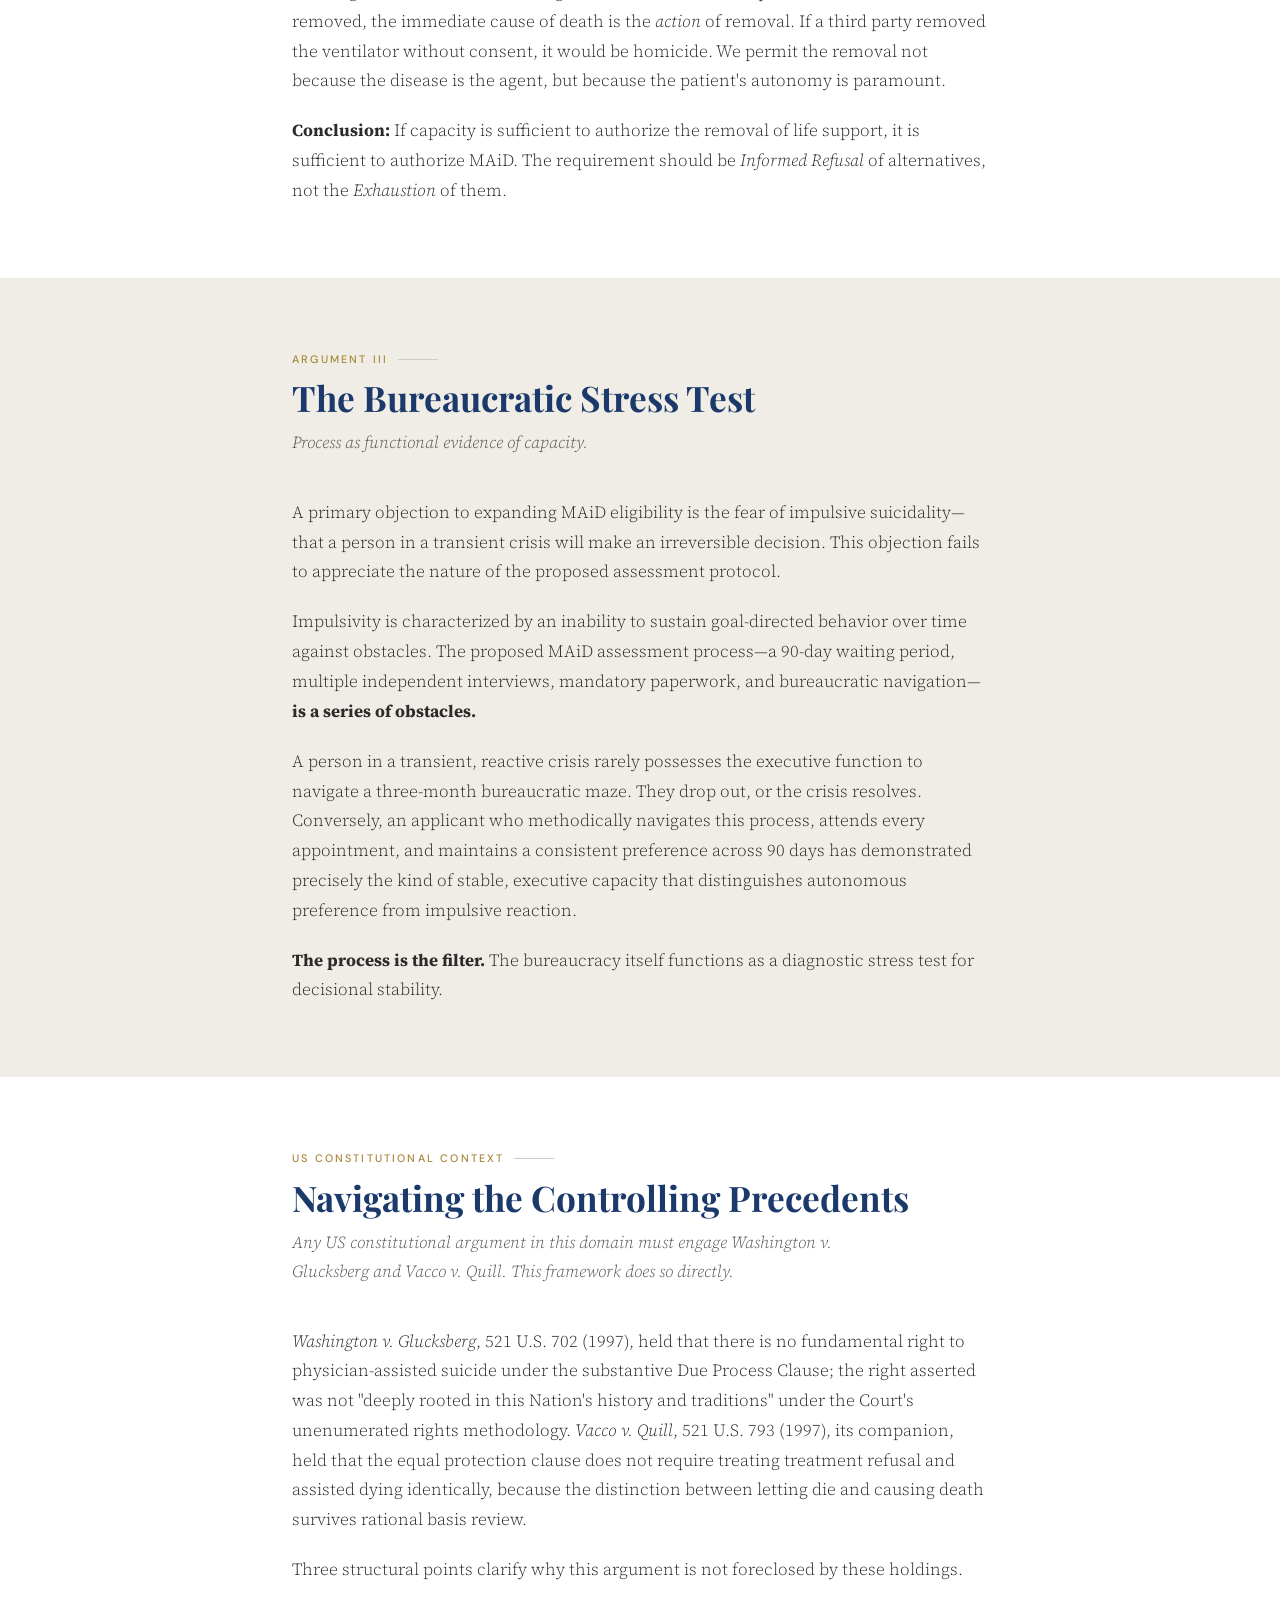
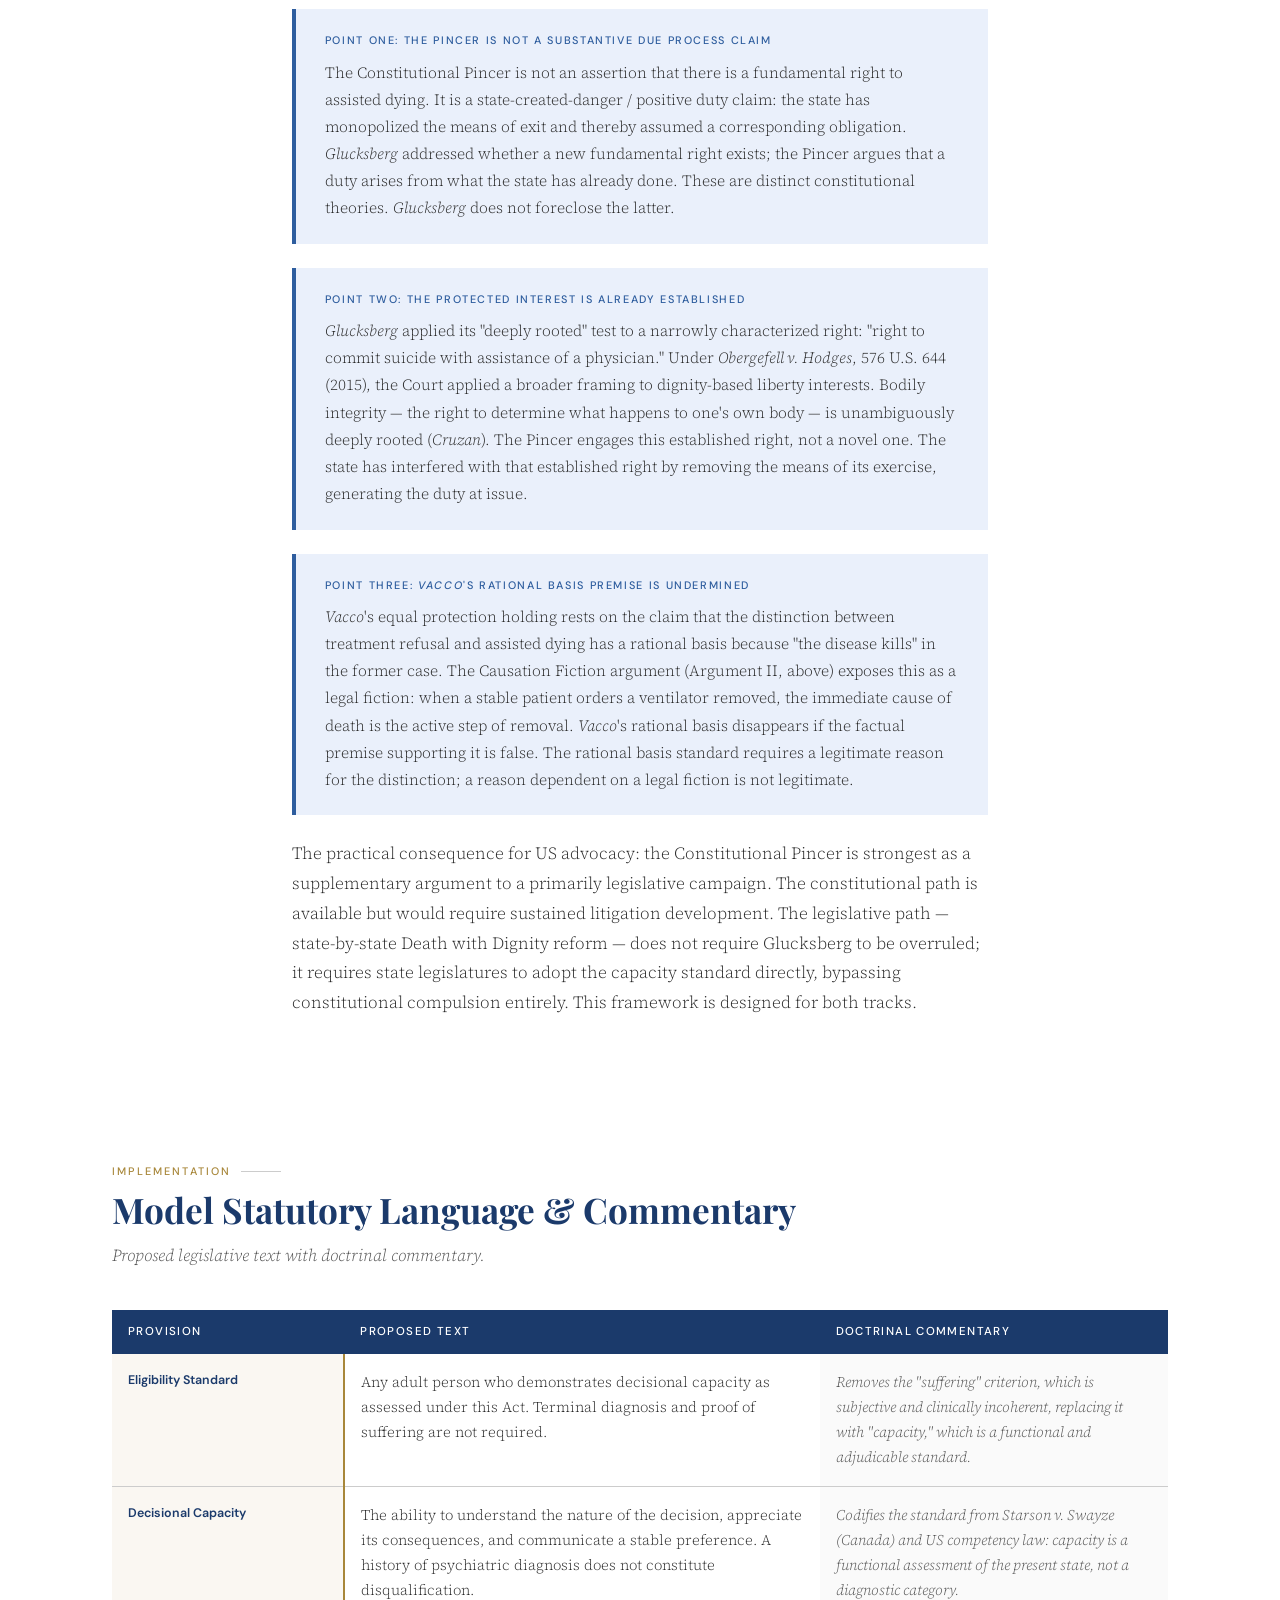
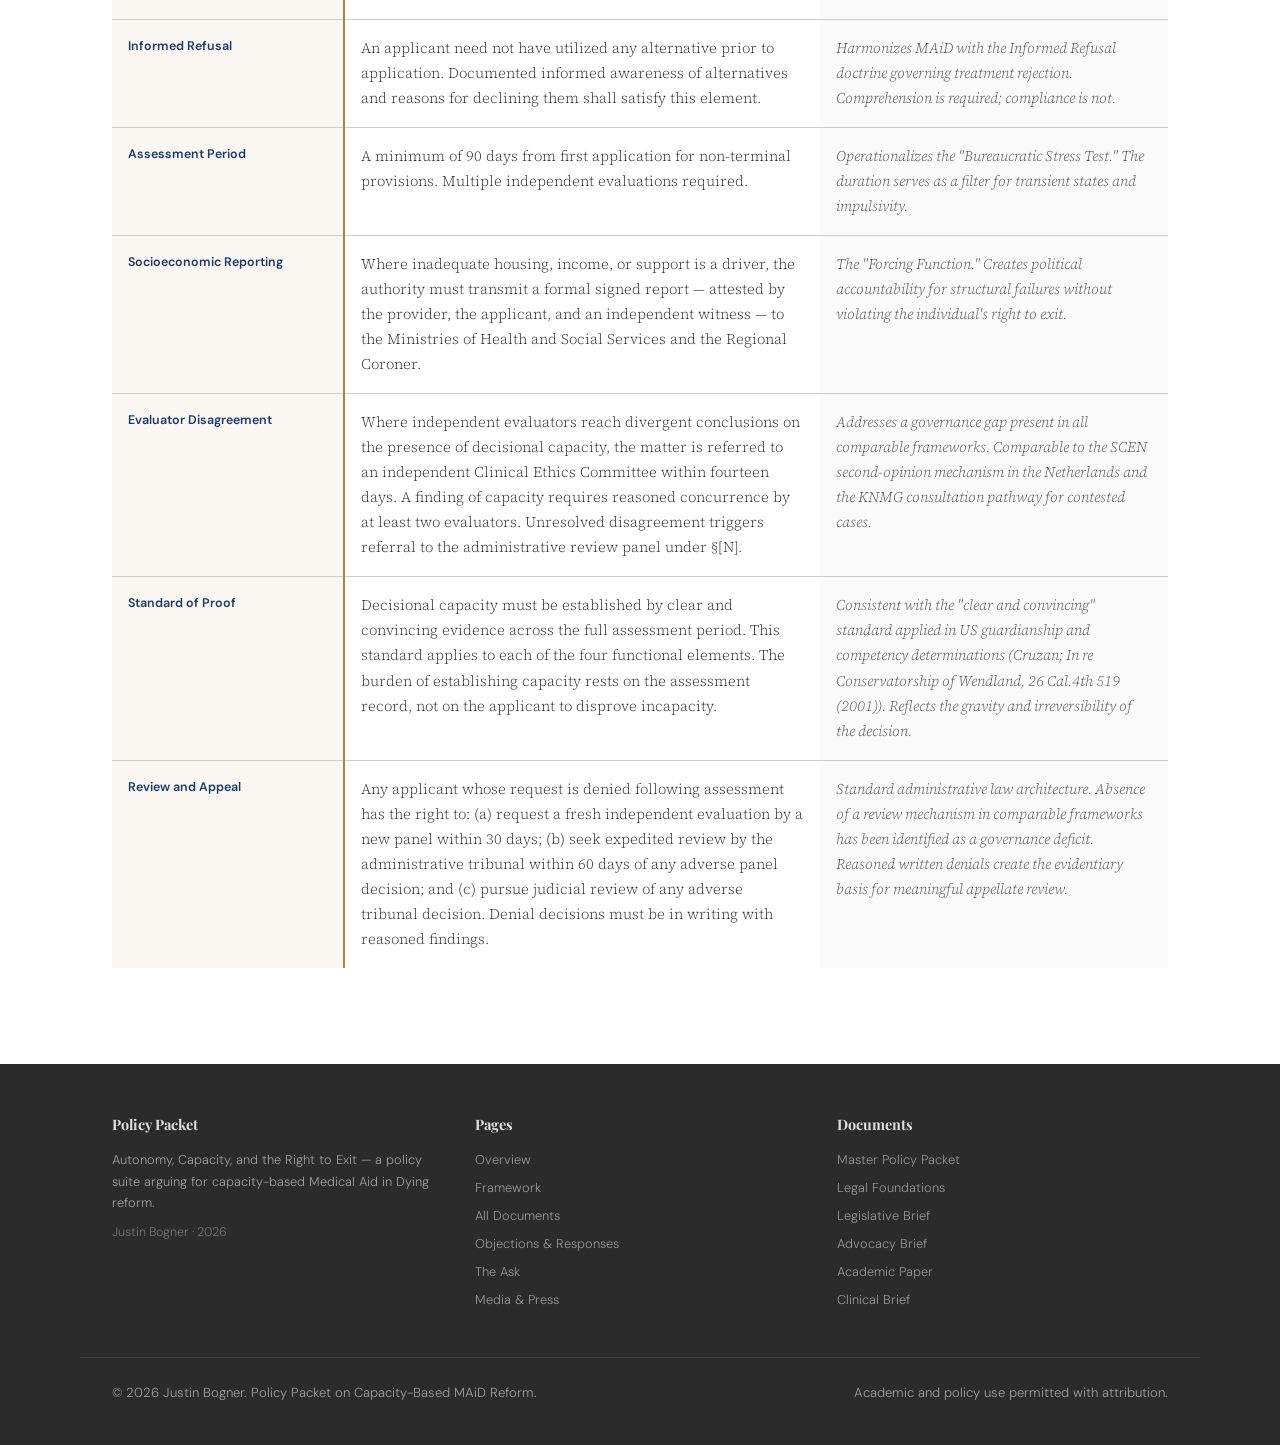
<file: legal_foundations.html>
<!DOCTYPE html>
<html lang="en">
<head>
  <meta charset="UTF-8">
  <meta name="viewport" content="width=device-width, initial-scale=1.0">
  <title>Legal Foundations — Autonomy, Capacity, and the Right to Exit</title>
  <meta name="description" content="The constitutional and doctrinal basis for capacity-based Medical Aid in Dying reform.">
  <link rel="stylesheet" href="style.css">
</head>
<body>

<!-- ── HEADER ───────────────────────────────────────────── -->
<header class="site-header">
  <div class="site-header__inner">
    <a href="index.html" class="site-header__wordmark">
      <span>Autonomy &amp; Capacity</span>
      <span class="wordmark-rule"></span>
      <span class="wordmark-sub">Policy Packet<br>MAiD Reform · 2026</span>
    </a>
    <nav>
      <a href="index.html">Overview</a>
      <a href="framework.html">Framework</a>
      <a href="documents.html" class="active">Documents</a>
      <a href="objections.html">Objections</a>
      <a href="ask.html">The Ask</a>
      <a href="media.html">Media</a>
    </nav>
    <button class="nav-toggle" aria-label="Toggle navigation" aria-expanded="false">
      <span class="nav-toggle__bar"></span>
      <span class="nav-toggle__bar"></span>
      <span class="nav-toggle__bar"></span>
    </button>
  </div>
</header>

<!-- ── HERO ─────────────────────────────────────────────── -->
<section class="hero hero--sm">
  <div class="hero__inner">
    <div class="hero__eyebrow">Legal Brief</div>
    <h1 class="hero__title">Legal Foundations</h1>
    <p class="hero__subtitle">The constitutional and doctrinal basis for capacity-based MAiD access.</p>
  </div>
</section>

<!-- ── EXECUTIVE SUMMARY ────────────────────────────────── -->
<section class="section section--white">
  <div class="container">
    <div class="section__label">Executive Summary</div>
    <h2 class="section__title">The Argument for Capacity</h2>
    <div class="two-col" style="margin-top:1.5rem;">
      <div>
        <p>Current Medical Aid in Dying (MAiD) frameworks in the United States and Canada rely on eligibility criteria—specifically "terminal illness" and "reasonably foreseeable natural death"—that are constitutionally fragile and doctrinally inconsistent with established medical jurisprudence.</p>
        <p>This brief argues that <strong>decisional capacity</strong> is the only constitutionally robust eligibility standard. It develops three core legal arguments supporting this conclusion:</p>
        <ul style="margin-top:1rem; margin-left:1rem; list-style:disc; color:var(--charcoal);">
          <li style="margin-bottom:0.5rem;"><strong>The Constitutional Pincer:</strong> The state's monopoly on pharmacological exit generates a corresponding duty to provide access.</li>
          <li style="margin-bottom:0.5rem;"><strong>The Informed Refusal Doctrine:</strong> The "exhaustion of alternatives" requirement in MAiD is anomalous relative to the right to refuse life-sustaining treatment.</li>
          <li><strong>The Bureaucratic Stress Test:</strong> The assessment process itself generates functional evidence of capacity that resolves concerns about impulsivity.</li>
        </ul>
      </div>
      <div class="callout callout--gold">
        <div class="callout__label">The Core Inconsistency</div>
        <p>The law currently permits a competent adult to refuse a ventilator, causing death by suffocation, without requiring them to "try" other treatments first. Yet it prohibits the same adult from accessing pharmacological aid in dying until they have "exhausted" alternatives. This distinction is aesthetic, not principled.</p>
      </div>
    </div>
  </div>
</section>

<!-- ── ARGUMENT 1: THE PINCER ───────────────────────────── -->
<section class="section section--alt">
  <div class="container--narrow">
    <div class="section__label">Argument I</div>
    <h2 class="section__title">The Constitutional Pincer</h2>
    <p class="section__lead">State monopoly on the means of exit generates a duty to provide access.</p>
    
    <p>The state has successfully monopolized the means of reliable, painless, and non-violent exit. Pharmacological agents such as pentobarbital are controlled substances; their possession without prescription is a crime. By criminalizing the only safe methods of ending one's life, the state has removed the individual's ability to exercise bodily sovereignty without state involvement.</p>
    
    <p>Having created this monopoly, the state cannot claim neutrality. It is not merely "declining to assist"; it is actively blocking the exit. This creates a coercive condition: the individual is forced to either (a) continue existing against their will, or (b) resort to violent, traumatic, and uncertain methods that endanger the public and first responders.</p>
    
    <div class="callout">
      <div class="callout__label">The Duty of Care</div>
      <p>When the state deprives an individual of the means to exercise a fundamental liberty interest—in this case, control over one's own bodily integrity and end of life—it assumes a corresponding duty to provide a lawful avenue to exercise that right. The state cannot ban the safe exit and then claim it has no obligation to provide it.</p>
    </div>

    <h3 style="font-size:1.05rem; color:var(--navy); margin-top:2rem; margin-bottom:0.75rem;">Doctrinal Architecture: State-Created Danger</h3>
    <p>The doctrinal path runs through <em>DeShaney v. Winnebago County</em>, 489 U.S. 189 (1989). While <em>DeShaney</em> held that the state has no general affirmative duty to protect individuals from private harm, the Court explicitly preserved the "state-created danger" exception: where the state itself affirmatively created or enhanced the specific danger confronting the individual, a constitutional duty arises. Circuit courts have developed this exception across multiple circuits. (<em>Stoneking v. Bradford Area School Dist.</em>, 882 F.2d 720 (3d Cir. 1989); <em>Dwares v. City of New York</em>, 985 F.2d 94 (2d Cir. 1993).)</p>
    <p>Criminalization of the pharmacological means of exit is a paradigm case of state-created danger: the state's own regulatory act — the Controlled Substances Act and parallel state criminal statutes — is the proximate creator of the individual's constrained access. This is not a third party creating the danger; it is the state. The liberty interest at stake is the established constitutional protection of bodily integrity, which <em>Cruzan v. Director</em>, 497 U.S. 261 (1990), recognized as a liberty interest under the Due Process Clause.</p>
    <p>Even under rational basis review, the monopoly-without-access structure is difficult to defend: there is no rational basis for criminalizing all reliable means of reliable exit and then denying regulated access to the population that would use it. The argument does not require identifying a new fundamental right. It operates as a duty-generating doctrine conditioned on what the state has already done.</p>
  </div>
</section>

<!-- ── ARGUMENT 2: INFORMED REFUSAL ─────────────────────── -->
<section class="section section--white">
  <div class="container--narrow">
    <div class="section__label">Argument II</div>
    <h2 class="section__title">The Informed Refusal Doctrine</h2>
    <p class="section__lead">Harmonizing MAiD eligibility with established treatment-refusal jurisprudence.</p>

    <p>Medical jurisprudence is settled on the right to refuse treatment. A competent adult may decline life-saving antibiotics, dialysis, or ventilation. Crucially, <strong>they are not required to attempt the treatment first.</strong> A patient with a treatable infection may refuse antibiotics even if that refusal leads to certain death. The standard is <em>informed refusal</em>: does the patient understand the consequences?</p>
    
    <p>Current MAiD laws, however, often require applicants to have "exhausted" reasonable treatments or to be in an "irremediable" state. This imposes a higher burden on the <em>active</em> choice (MAiD) than on the <em>passive</em> choice (treatment refusal), even though the outcome (death) and the agent (the patient) are identical.</p>

    <h3 style="font-size:1.1rem; color:var(--navy); margin-top:1.5rem; margin-bottom:0.5rem;">The Causation Fiction</h3>
    <p>Opponents argue that in treatment refusal, the disease causes death, whereas in MAiD, the drug causes death. This is a legal fiction. When a stable patient orders a ventilator removed, the immediate cause of death is the <em>action</em> of removal. If a third party removed the ventilator without consent, it would be homicide. We permit the removal not because the disease is the agent, but because the patient's autonomy is paramount.</p>
    
    <p><strong>Conclusion:</strong> If capacity is sufficient to authorize the removal of life support, it is sufficient to authorize MAiD. The requirement should be <em>Informed Refusal</em> of alternatives, not the <em>Exhaustion</em> of them.</p>
  </div>
</section>

<!-- ── ARGUMENT 3: STRESS TEST ──────────────────────────── -->
<section class="section section--alt">
  <div class="container--narrow">
    <div class="section__label">Argument III</div>
    <h2 class="section__title">The Bureaucratic Stress Test</h2>
    <p class="section__lead">Process as functional evidence of capacity.</p>

    <p>A primary objection to expanding MAiD eligibility is the fear of impulsive suicidality—that a person in a transient crisis will make an irreversible decision. This objection fails to appreciate the nature of the proposed assessment protocol.</p>
    
    <p>Impulsivity is characterized by an inability to sustain goal-directed behavior over time against obstacles. The proposed MAiD assessment process—a 90-day waiting period, multiple independent interviews, mandatory paperwork, and bureaucratic navigation—<strong>is a series of obstacles.</strong></p>
    
    <p>A person in a transient, reactive crisis rarely possesses the executive function to navigate a three-month bureaucratic maze. They drop out, or the crisis resolves. Conversely, an applicant who methodically navigates this process, attends every appointment, and maintains a consistent preference across 90 days has demonstrated precisely the kind of stable, executive capacity that distinguishes autonomous preference from impulsive reaction.</p>
    
    <p><strong>The process is the filter.</strong> The bureaucracy itself functions as a diagnostic stress test for decisional stability.</p>
  </div>
</section>

<!-- ── US CONSTITUTIONAL LANDSCAPE ─────────────────────────── -->
<section class="section section--white">
  <div class="container--narrow">
    <div class="section__label">US Constitutional Context</div>
    <h2 class="section__title">Navigating the Controlling Precedents</h2>
    <p class="section__lead">Any US constitutional argument in this domain must engage <em>Washington v. Glucksberg</em> and <em>Vacco v. Quill</em>. This framework does so directly.</p>

    <p><em>Washington v. Glucksberg</em>, 521 U.S. 702 (1997), held that there is no fundamental right to physician-assisted suicide under the substantive Due Process Clause; the right asserted was not "deeply rooted in this Nation's history and traditions" under the Court's unenumerated rights methodology. <em>Vacco v. Quill</em>, 521 U.S. 793 (1997), its companion, held that the equal protection clause does not require treating treatment refusal and assisted dying identically, because the distinction between letting die and causing death survives rational basis review.</p>

    <p>Three structural points clarify why this argument is not foreclosed by these holdings.</p>

    <div class="callout" style="margin: 1.5rem 0;">
      <div class="callout__label">Point One: The Pincer Is Not a Substantive Due Process Claim</div>
      <p>The Constitutional Pincer is not an assertion that there is a fundamental right to assisted dying. It is a state-created-danger / positive duty claim: the state has monopolized the means of exit and thereby assumed a corresponding obligation. <em>Glucksberg</em> addressed whether a new fundamental right exists; the Pincer argues that a duty arises from what the state has already done. These are distinct constitutional theories. <em>Glucksberg</em> does not foreclose the latter.</p>
    </div>

    <div class="callout" style="margin: 1.5rem 0;">
      <div class="callout__label">Point Two: The Protected Interest Is Already Established</div>
      <p><em>Glucksberg</em> applied its "deeply rooted" test to a narrowly characterized right: "right to commit suicide with assistance of a physician." Under <em>Obergefell v. Hodges</em>, 576 U.S. 644 (2015), the Court applied a broader framing to dignity-based liberty interests. Bodily integrity — the right to determine what happens to one's own body — is unambiguously deeply rooted (<em>Cruzan</em>). The Pincer engages this established right, not a novel one. The state has interfered with that established right by removing the means of its exercise, generating the duty at issue.</p>
    </div>

    <div class="callout" style="margin: 1.5rem 0;">
      <div class="callout__label">Point Three: <em>Vacco</em>'s Rational Basis Premise Is Undermined</div>
      <p><em>Vacco</em>'s equal protection holding rests on the claim that the distinction between treatment refusal and assisted dying has a rational basis because "the disease kills" in the former case. The Causation Fiction argument (Argument II, above) exposes this as a legal fiction: when a stable patient orders a ventilator removed, the immediate cause of death is the active step of removal. <em>Vacco</em>'s rational basis disappears if the factual premise supporting it is false. The rational basis standard requires a legitimate reason for the distinction; a reason dependent on a legal fiction is not legitimate.</p>
    </div>

    <p>The practical consequence for US advocacy: the Constitutional Pincer is strongest as a supplementary argument to a primarily legislative campaign. The constitutional path is available but would require sustained litigation development. The legislative path — state-by-state Death with Dignity reform — does not require Glucksberg to be overruled; it requires state legislatures to adopt the capacity standard directly, bypassing constitutional compulsion entirely. This framework is designed for both tracks.</p>
  </div>
</section>

<!-- ── STATUTORY LANGUAGE ───────────────────────────────── -->
<section class="section section--white">
  <div class="container">
    <div class="section__label">Implementation</div>
    <h2 class="section__title">Model Statutory Language &amp; Commentary</h2>
    <p class="section__lead">Proposed legislative text with doctrinal commentary.</p>

    <table class="statute-table">
      <thead>
        <tr>
          <th>Provision</th>
          <th>Proposed Text</th>
          <th>Doctrinal Commentary</th>
        </tr>
      </thead>
      <tbody>
        <tr>
          <td class="statute-col-term">Eligibility Standard</td>
          <td class="statute-col-text">Any adult person who demonstrates decisional capacity as assessed under this Act. Terminal diagnosis and proof of suffering are not required.</td>
          <td class="statute-col-comment">Removes the "suffering" criterion, which is subjective and clinically incoherent, replacing it with "capacity," which is a functional and adjudicable standard.</td>
        </tr>
        <tr>
          <td class="statute-col-term">Decisional Capacity</td>
          <td class="statute-col-text">The ability to understand the nature of the decision, appreciate its consequences, and communicate a stable preference. A history of psychiatric diagnosis does not constitute disqualification.</td>
          <td class="statute-col-comment">Codifies the standard from <em>Starson v. Swayze</em> (Canada) and US competency law: capacity is a functional assessment of the present state, not a diagnostic category.</td>
        </tr>
        <tr>
          <td class="statute-col-term">Informed Refusal</td>
          <td class="statute-col-text">An applicant need not have utilized any alternative prior to application. Documented informed awareness of alternatives and reasons for declining them shall satisfy this element.</td>
          <td class="statute-col-comment">Harmonizes MAiD with the Informed Refusal doctrine governing treatment rejection. Comprehension is required; compliance is not.</td>
        </tr>
        <tr>
          <td class="statute-col-term">Assessment Period</td>
          <td class="statute-col-text">A minimum of 90 days from first application for non-terminal provisions. Multiple independent evaluations required.</td>
          <td class="statute-col-comment">Operationalizes the "Bureaucratic Stress Test." The duration serves as a filter for transient states and impulsivity.</td>
        </tr>
        <tr>
          <td class="statute-col-term">Socioeconomic Reporting</td>
          <td class="statute-col-text">Where inadequate housing, income, or support is a driver, the authority must transmit a formal signed report — attested by the provider, the applicant, and an independent witness — to the Ministries of Health and Social Services and the Regional Coroner.</td>
          <td class="statute-col-comment">The "Forcing Function." Creates political accountability for structural failures without violating the individual's right to exit.</td>
        </tr>
        <tr>
          <td class="statute-col-term">Evaluator Disagreement</td>
          <td class="statute-col-text">Where independent evaluators reach divergent conclusions on the presence of decisional capacity, the matter is referred to an independent Clinical Ethics Committee within fourteen days. A finding of capacity requires reasoned concurrence by at least two evaluators. Unresolved disagreement triggers referral to the administrative review panel under §[N].</td>
          <td class="statute-col-comment">Addresses a governance gap present in all comparable frameworks. Comparable to the SCEN second-opinion mechanism in the Netherlands and the KNMG consultation pathway for contested cases.</td>
        </tr>
        <tr>
          <td class="statute-col-term">Standard of Proof</td>
          <td class="statute-col-text">Decisional capacity must be established by clear and convincing evidence across the full assessment period. This standard applies to each of the four functional elements. The burden of establishing capacity rests on the assessment record, not on the applicant to disprove incapacity.</td>
          <td class="statute-col-comment">Consistent with the "clear and convincing" standard applied in US guardianship and competency determinations (<em>Cruzan</em>; <em>In re Conservatorship of Wendland</em>, 26 Cal.4th 519 (2001)). Reflects the gravity and irreversibility of the decision.</td>
        </tr>
        <tr>
          <td class="statute-col-term">Review and Appeal</td>
          <td class="statute-col-text">Any applicant whose request is denied following assessment has the right to: (a) request a fresh independent evaluation by a new panel within 30 days; (b) seek expedited review by the administrative tribunal within 60 days of any adverse panel decision; and (c) pursue judicial review of any adverse tribunal decision. Denial decisions must be in writing with reasoned findings.</td>
          <td class="statute-col-comment">Standard administrative law architecture. Absence of a review mechanism in comparable frameworks has been identified as a governance deficit. Reasoned written denials create the evidentiary basis for meaningful appellate review.</td>
        </tr>
      </tbody>
    </table>
  </div>
</section>

<!-- ── FOOTER ─────────────────────────────────────────────── -->
<footer class="site-footer">
  <div class="site-footer__inner">
    <div class="footer-col">
      <div class="footer-col__title">Policy Packet</div>
      <p style="font-size:0.8rem; line-height:1.7; margin-bottom:0.5rem;">Autonomy, Capacity, and the Right to Exit — a policy suite arguing for capacity-based Medical Aid in Dying reform.</p>
      <p style="font-size:0.78rem; color:rgba(255,255,255,0.35);">Justin Bogner · 2026</p>
    </div>
    <div class="footer-col">
      <div class="footer-col__title">Pages</div>
      <a href="index.html">Overview</a>
      <a href="framework.html">Framework</a>
      <a href="documents.html">All Documents</a>
      <a href="objections.html">Objections &amp; Responses</a>
      <a href="ask.html">The Ask</a>
      <a href="media.html">Media &amp; Press</a>
    </div>
    <div class="footer-col">
      <div class="footer-col__title">Documents</div>
      <a href="pdfs/00_master_policy.pdf" target="_blank" download>Master Policy Packet</a>
      <a href="pdfs/01_legal_foundations.pdf" target="_blank" download>Legal Foundations</a>
      <a href="pdfs/01_legislative_brief.pdf" target="_blank" download>Legislative Brief</a>
      <a href="pdfs/02_advocacy_brief.pdf" target="_blank" download>Advocacy Brief</a>
      <a href="pdfs/03_academic_paper.pdf" target="_blank" download>Academic Paper</a>
      <a href="pdfs/04_clinical_brief.pdf" target="_blank" download>Clinical Brief</a>
    </div>
  </div>
  <div class="site-footer__bottom">
    <span>© 2026 Justin Bogner. Policy Packet on Capacity-Based MAiD Reform.</span>
    <span>Academic and policy use permitted with attribution.</span>
  </div>
</footer>

<script src="nav.js"></script>
</body>
</html>
</file>
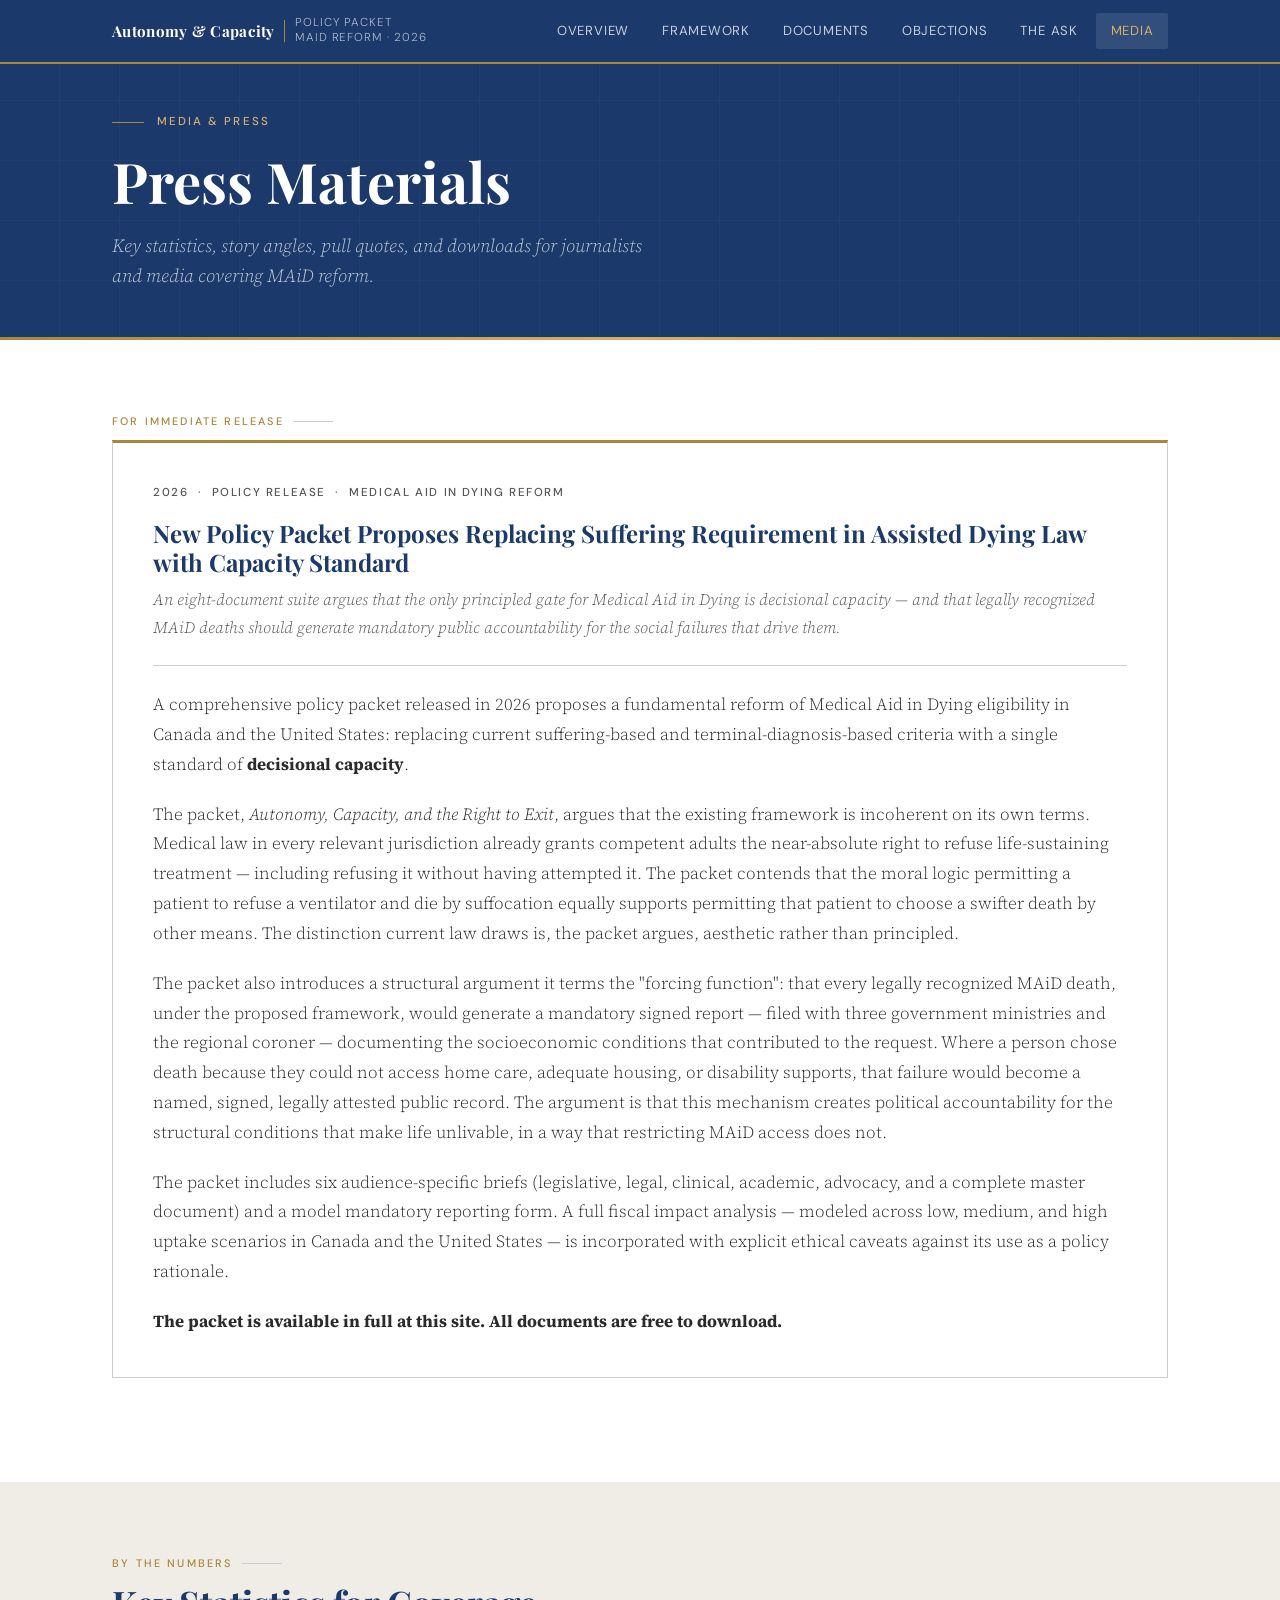
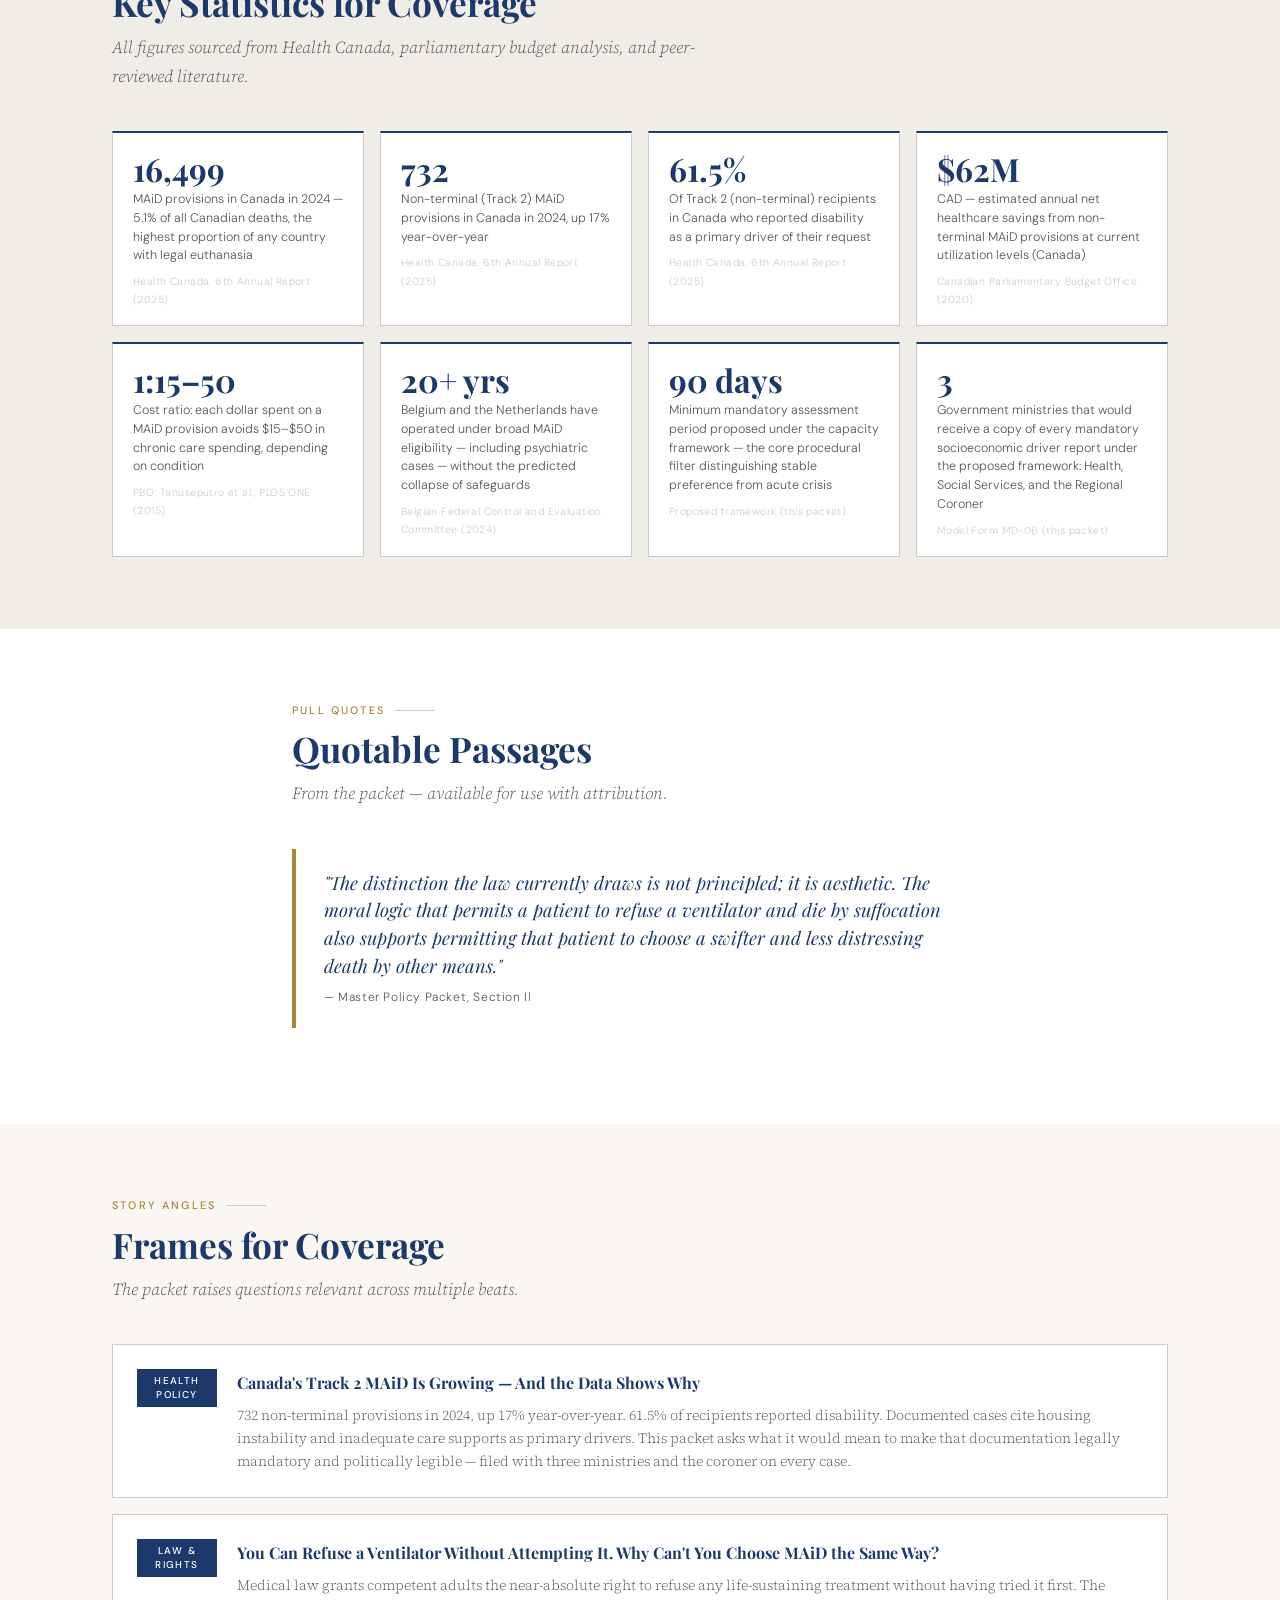
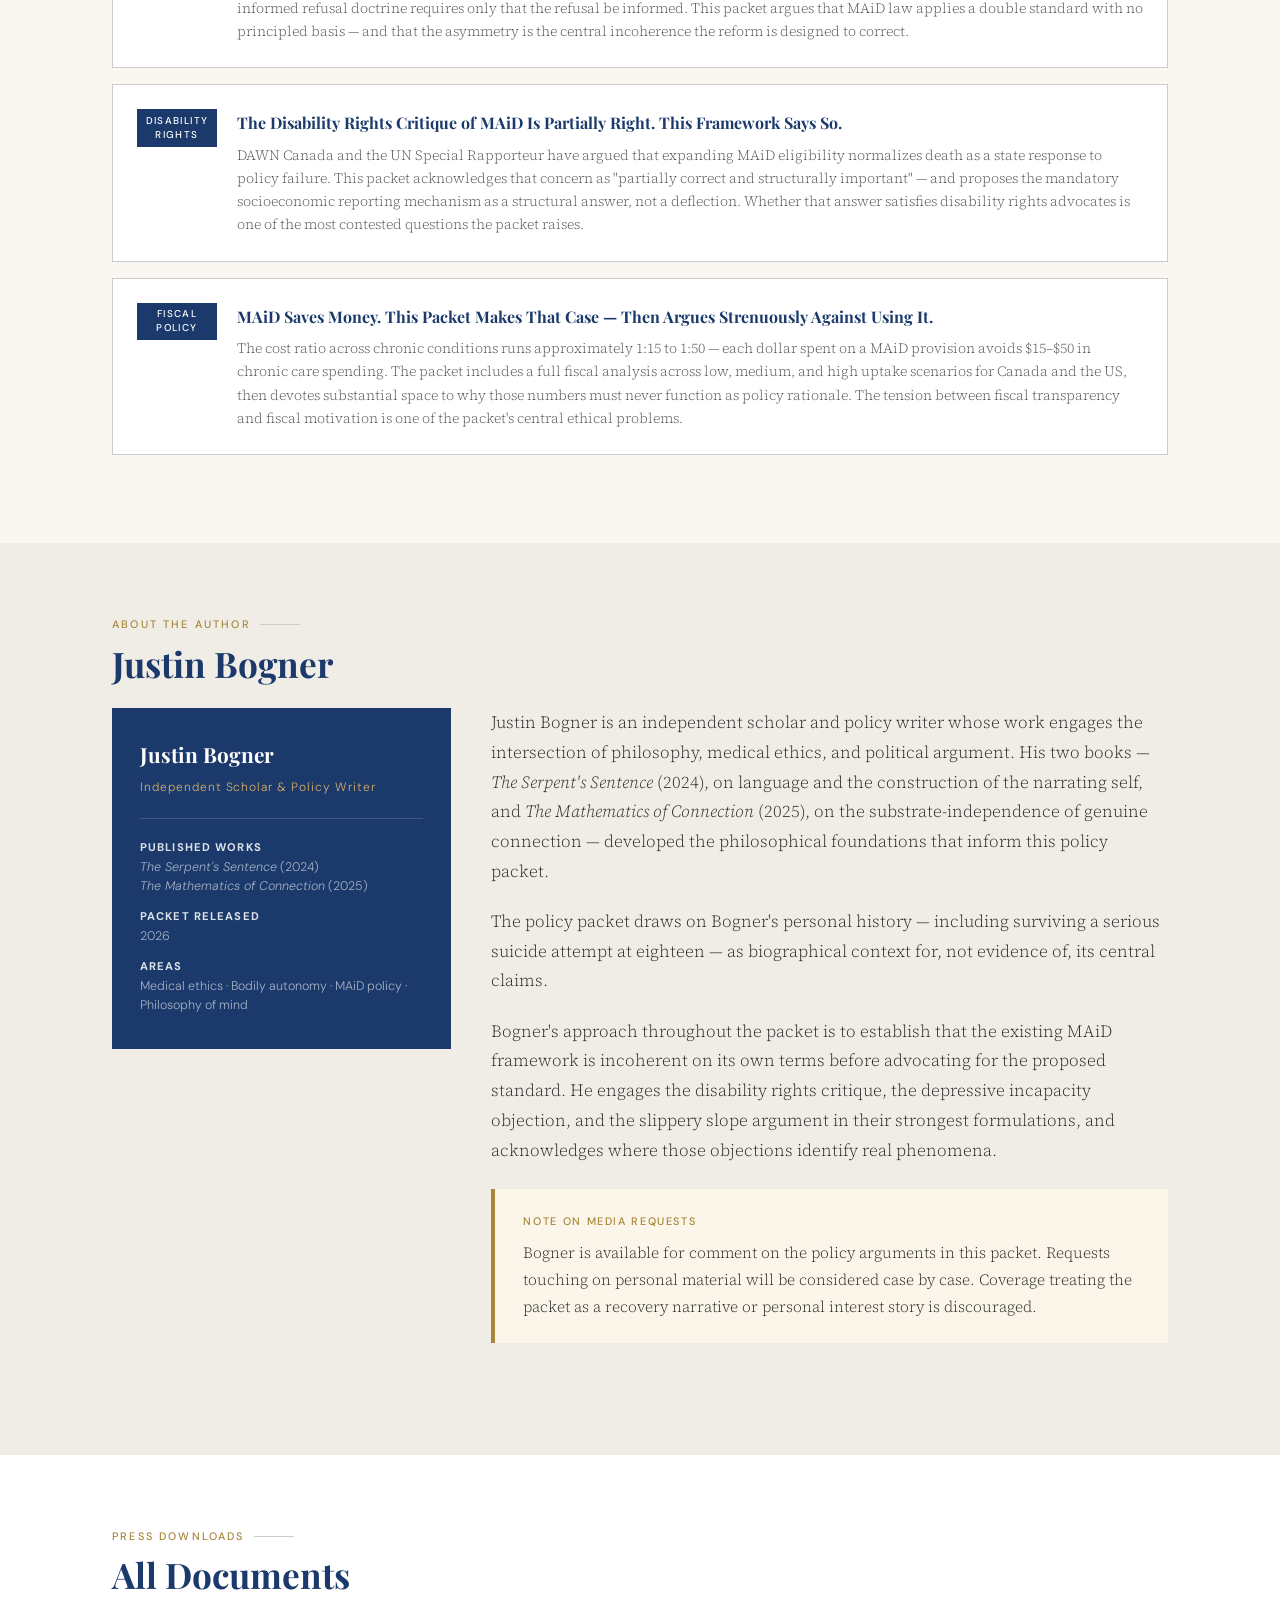
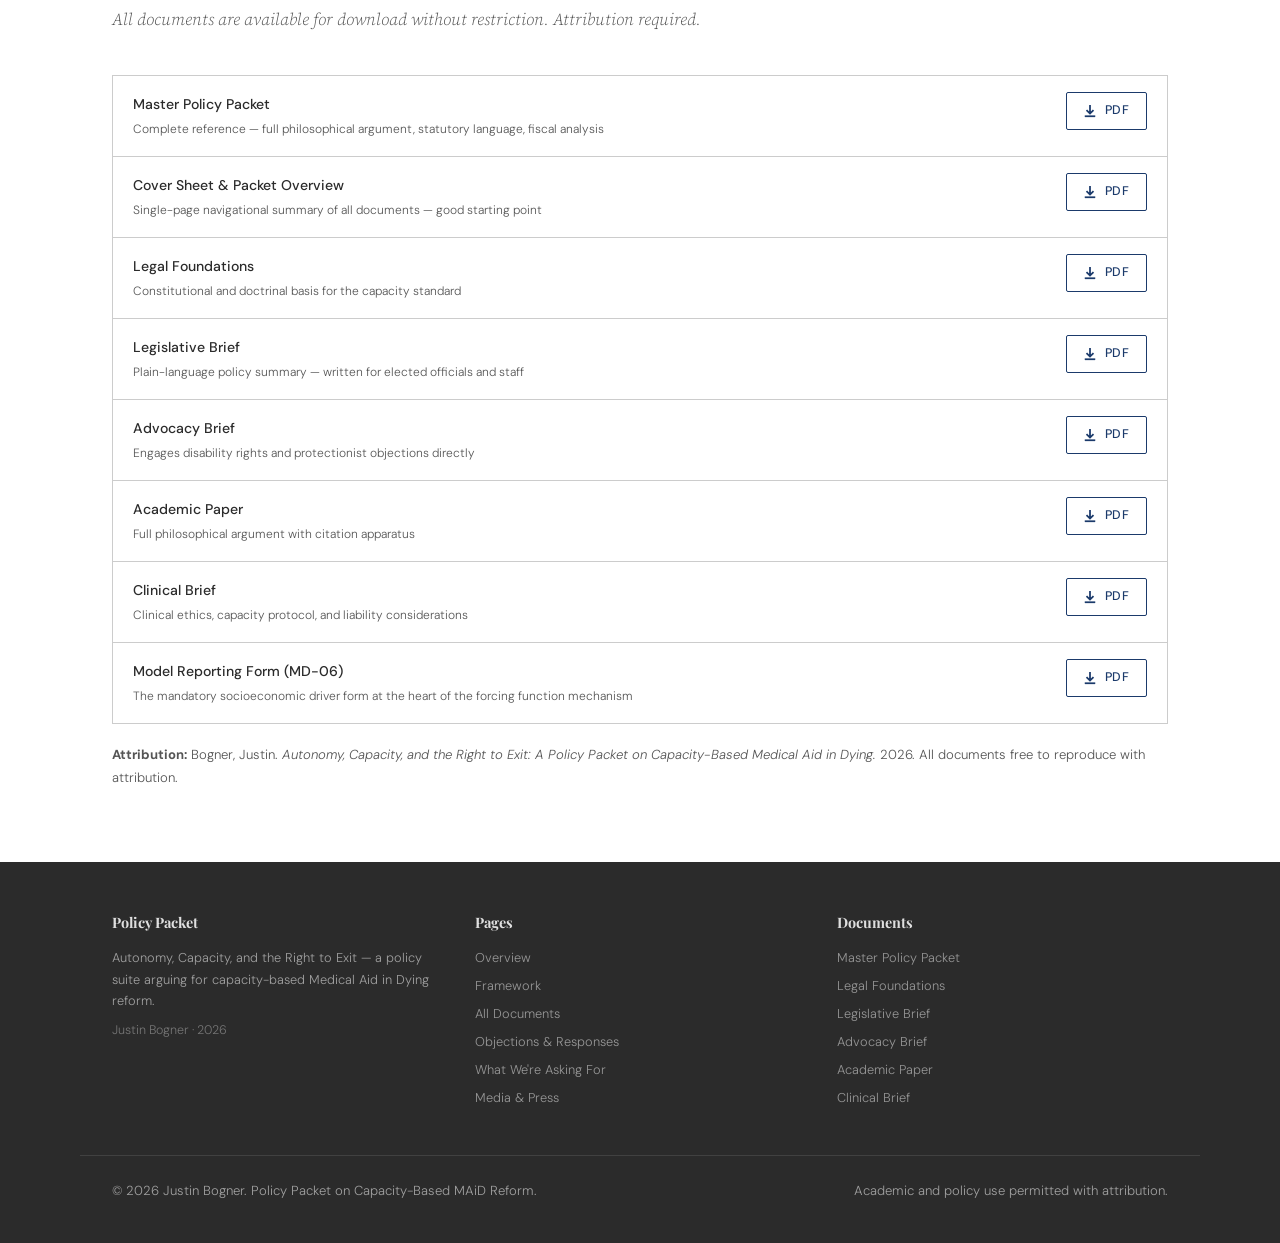
<file: media.html>
<!DOCTYPE html>
<html lang="en">
<head>
  <meta charset="UTF-8">
  <meta name="viewport" content="width=device-width, initial-scale=1.0">
  <title>Media &amp; Press — Autonomy, Capacity, and the Right to Exit</title>
  <meta name="description" content="Press materials, key statistics, story angles, and contact information for media covering the Autonomy, Capacity, and the Right to Exit policy packet.">
  <link rel="stylesheet" href="style.css">
</head>
<body>

<!-- ── HEADER ───────────────────────────────────────────── -->
<header class="site-header">
  <div class="site-header__inner">
    <a href="index.html" class="site-header__wordmark">
      <span>Autonomy &amp; Capacity</span>
      <span class="wordmark-rule"></span>
      <span class="wordmark-sub">Policy Packet<br>MAiD Reform · 2026</span>
    </a>
    <nav>
      <a href="index.html">Overview</a>
      <a href="framework.html">Framework</a>
      <a href="documents.html">Documents</a>
      <a href="objections.html">Objections</a>
      <a href="ask.html">The Ask</a>
      <a href="media.html" class="active">Media</a>
    </nav>
    <button class="nav-toggle" aria-label="Toggle navigation" aria-expanded="false">
      <span class="nav-toggle__bar"></span>
      <span class="nav-toggle__bar"></span>
      <span class="nav-toggle__bar"></span>
    </button>
  </div>
</header>

<!-- ── HERO ─────────────────────────────────────────────── -->
<section class="hero hero--sm">
  <div class="hero__inner">
    <div class="hero__eyebrow">Media &amp; Press</div>
    <h1 class="hero__title">Press Materials</h1>
    <p class="hero__subtitle">Key statistics, story angles, pull quotes, and downloads for journalists and media covering MAiD reform.</p>
  </div>
</section>

<!-- ── PRESS RELEASE ──────────────────────────────────────── -->
<section class="section section--white">
  <div class="container">
    <div class="section__label">For Immediate Release</div>
    <div class="press-release">
      <div class="press-release__dateline">2026 &nbsp;·&nbsp; Policy Release &nbsp;·&nbsp; Medical Aid in Dying Reform</div>
      <div class="press-release__hed">New Policy Packet Proposes Replacing Suffering Requirement in Assisted Dying Law with Capacity Standard</div>
      <div class="press-release__dek">An eight-document suite argues that the only principled gate for Medical Aid in Dying is decisional capacity — and that legally recognized MAiD deaths should generate mandatory public accountability for the social failures that drive them.</div>

      <p>A comprehensive policy packet released in 2026 proposes a fundamental reform of Medical Aid in Dying eligibility in Canada and the United States: replacing current suffering-based and terminal-diagnosis-based criteria with a single standard of <strong>decisional capacity</strong>.</p>

      <p>The packet, <em>Autonomy, Capacity, and the Right to Exit</em>, argues that the existing framework is incoherent on its own terms. Medical law in every relevant jurisdiction already grants competent adults the near-absolute right to refuse life-sustaining treatment — including refusing it without having attempted it. The packet contends that the moral logic permitting a patient to refuse a ventilator and die by suffocation equally supports permitting that patient to choose a swifter death by other means. The distinction current law draws is, the packet argues, aesthetic rather than principled.</p>

      <p>The packet also introduces a structural argument it terms the "forcing function": that every legally recognized MAiD death, under the proposed framework, would generate a mandatory signed report — filed with three government ministries and the regional coroner — documenting the socioeconomic conditions that contributed to the request. Where a person chose death because they could not access home care, adequate housing, or disability supports, that failure would become a named, signed, legally attested public record. The argument is that this mechanism creates political accountability for the structural conditions that make life unlivable, in a way that restricting MAiD access does not.</p>

      <p>The packet includes six audience-specific briefs (legislative, legal, clinical, academic, advocacy, and a complete master document) and a model mandatory reporting form. A full fiscal impact analysis — modeled across low, medium, and high uptake scenarios in Canada and the United States — is incorporated with explicit ethical caveats against its use as a policy rationale.</p>

      <p><strong>The packet is available in full at this site. All documents are free to download.</strong></p>
    </div>
  </div>
</section>

<!-- ── KEY STATISTICS ─────────────────────────────────────── -->
<section class="section section--alt">
  <div class="container">
    <div class="section__label">By the Numbers</div>
    <h2 class="section__title">Key Statistics for Coverage</h2>
    <p class="section__lead">All figures sourced from Health Canada, parliamentary budget analysis, and peer-reviewed literature.</p>

    <div class="stat-grid">
      <div class="stat-card">
        <div class="stat-card__number">16,499</div>
        <div class="stat-card__label">MAiD provisions in Canada in 2024 — 5.1% of all Canadian deaths, the highest proportion of any country with legal euthanasia</div>
        <div class="stat-card__source">Health Canada, 6th Annual Report (2025)</div>
      </div>
      <div class="stat-card">
        <div class="stat-card__number">732</div>
        <div class="stat-card__label">Non-terminal (Track 2) MAiD provisions in Canada in 2024, up 17% year-over-year</div>
        <div class="stat-card__source">Health Canada, 6th Annual Report (2025)</div>
      </div>
      <div class="stat-card">
        <div class="stat-card__number">61.5%</div>
        <div class="stat-card__label">Of Track 2 (non-terminal) recipients in Canada who reported disability as a primary driver of their request</div>
        <div class="stat-card__source">Health Canada, 6th Annual Report (2025)</div>
      </div>
      <div class="stat-card">
        <div class="stat-card__number">$62M</div>
        <div class="stat-card__label">CAD — estimated annual net healthcare savings from non-terminal MAiD provisions at current utilization levels (Canada)</div>
        <div class="stat-card__source">Canadian Parliamentary Budget Office (2020)</div>
      </div>
      <div class="stat-card">
        <div class="stat-card__number">1:15–50</div>
        <div class="stat-card__label">Cost ratio: each dollar spent on a MAiD provision avoids $15–$50 in chronic care spending, depending on condition</div>
        <div class="stat-card__source">PBO; Tanuseputro et al., PLOS ONE (2015)</div>
      </div>
      <div class="stat-card">
        <div class="stat-card__number">20+ yrs</div>
        <div class="stat-card__label">Belgium and the Netherlands have operated under broad MAiD eligibility — including psychiatric cases — without the predicted collapse of safeguards</div>
        <div class="stat-card__source">Belgian Federal Control and Evaluation Committee (2024)</div>
      </div>
      <div class="stat-card">
        <div class="stat-card__number">90 days</div>
        <div class="stat-card__label">Minimum mandatory assessment period proposed under the capacity framework — the core procedural filter distinguishing stable preference from acute crisis</div>
        <div class="stat-card__source">Proposed framework (this packet)</div>
      </div>
      <div class="stat-card">
        <div class="stat-card__number">3</div>
        <div class="stat-card__label">Government ministries that would receive a copy of every mandatory socioeconomic driver report under the proposed framework: Health, Social Services, and the Regional Coroner</div>
        <div class="stat-card__source">Model Form MD-06 (this packet)</div>
      </div>
    </div>
  </div>
</section>

<!-- ── PULL QUOTES ─────────────────────────────────────────── -->
<section class="section section--white">
  <div class="container--narrow">
    <div class="section__label">Pull Quotes</div>
    <h2 class="section__title">Quotable Passages</h2>
    <p class="section__lead">From the packet — available for use with attribution.</p>

    <div class="pull-quote">
      <div class="pull-quote__text">"The distinction the law currently draws is not principled; it is aesthetic. The moral logic that permits a patient to refuse a ventilator and die by suffocation also supports permitting that patient to choose a swifter and less distressing death by other means."</div>
      <div class="pull-quote__attr">— Master Policy Packet, Section II</div>
    </div>
  </div>
</section>

<!-- ── STORY ANGLES ────────────────────────────────────────── -->
<section class="section">
  <div class="container">
    <div class="section__label">Story Angles</div>
    <h2 class="section__title">Frames for Coverage</h2>
    <p class="section__lead">The packet raises questions relevant across multiple beats.</p>

    <div class="angle-card">
      <div class="angle-card__beat">Health Policy</div>
      <div>
        <div class="angle-card__hed">Canada's Track 2 MAiD Is Growing — And the Data Shows Why</div>
        <div class="angle-card__text">732 non-terminal provisions in 2024, up 17% year-over-year. 61.5% of recipients reported disability. Documented cases cite housing instability and inadequate care supports as primary drivers. This packet asks what it would mean to make that documentation legally mandatory and politically legible — filed with three ministries and the coroner on every case.</div>
      </div>
    </div>

    <div class="angle-card">
      <div class="angle-card__beat">Law &amp; Rights</div>
      <div>
        <div class="angle-card__hed">You Can Refuse a Ventilator Without Attempting It. Why Can't You Choose MAiD the Same Way?</div>
        <div class="angle-card__text">Medical law grants competent adults the near-absolute right to refuse any life-sustaining treatment without having tried it first. The informed refusal doctrine requires only that the refusal be informed. This packet argues that MAiD law applies a double standard with no principled basis — and that the asymmetry is the central incoherence the reform is designed to correct.</div>
      </div>
    </div>

    <div class="angle-card">
      <div class="angle-card__beat">Disability Rights</div>
      <div>
        <div class="angle-card__hed">The Disability Rights Critique of MAiD Is Partially Right. This Framework Says So.</div>
        <div class="angle-card__text">DAWN Canada and the UN Special Rapporteur have argued that expanding MAiD eligibility normalizes death as a state response to policy failure. This packet acknowledges that concern as "partially correct and structurally important" — and proposes the mandatory socioeconomic reporting mechanism as a structural answer, not a deflection. Whether that answer satisfies disability rights advocates is one of the most contested questions the packet raises.</div>
      </div>
    </div>

    <div class="angle-card">
      <div class="angle-card__beat">Fiscal Policy</div>
      <div>
        <div class="angle-card__hed">MAiD Saves Money. This Packet Makes That Case — Then Argues Strenuously Against Using It.</div>
        <div class="angle-card__text">The cost ratio across chronic conditions runs approximately 1:15 to 1:50 — each dollar spent on a MAiD provision avoids $15–$50 in chronic care spending. The packet includes a full fiscal analysis across low, medium, and high uptake scenarios for Canada and the US, then devotes substantial space to why those numbers must never function as policy rationale. The tension between fiscal transparency and fiscal motivation is one of the packet's central ethical problems.</div>
      </div>
    </div>
  </div>
</section>

<!-- ── AUTHOR BIO ──────────────────────────────────────────── -->
<section class="section section--alt">
  <div class="container">
    <div class="section__label">About the Author</div>
    <h2 class="section__title" style="margin-bottom:1.5rem;">Justin Bogner</h2>
    <div class="bio-block">
      <div class="bio-meta">
        <div class="bio-meta__name">Justin Bogner</div>
        <div class="bio-meta__title">Independent Scholar &amp; Policy Writer</div>
        <div class="bio-meta__item">
          <strong>Published Works</strong>
          <em>The Serpent's Sentence</em> (2024)<br>
          <em>The Mathematics of Connection</em> (2025)
        </div>
        <div class="bio-meta__item" style="margin-top:0.75rem;">
          <strong>Packet Released</strong>
          2026
        </div>
        <div class="bio-meta__item" style="margin-top:0.75rem;">
          <strong>Areas</strong>
          Medical ethics · Bodily autonomy · MAiD policy · Philosophy of mind
        </div>
      </div>
      <div>
        <p>Justin Bogner is an independent scholar and policy writer whose work engages the intersection of philosophy, medical ethics, and political argument. His two books — <em>The Serpent's Sentence</em> (2024), on language and the construction of the narrating self, and <em>The Mathematics of Connection</em> (2025), on the substrate-independence of genuine connection — developed the philosophical foundations that inform this policy packet.</p>
        <p>The policy packet draws on Bogner's personal history — including surviving a serious suicide attempt at eighteen — as biographical context for, not evidence of, its central claims.</p>
        <p>Bogner's approach throughout the packet is to establish that the existing MAiD framework is incoherent on its own terms before advocating for the proposed standard. He engages the disability rights critique, the depressive incapacity objection, and the slippery slope argument in their strongest formulations, and acknowledges where those objections identify real phenomena.</p>
        <div class="callout callout--gold" style="margin-top:1.5rem;">
          <div class="callout__label">Note on Media Requests</div>
          <p>Bogner is available for comment on the policy arguments in this packet. Requests touching on personal material will be considered case by case. Coverage treating the packet as a recovery narrative or personal interest story is discouraged.</p>
        </div>
      </div>
    </div>
  </div>
</section>

<!-- ── DOWNLOADS ───────────────────────────────────────────── -->
<section class="section section--white">
  <div class="container">
    <div class="section__label">Press Downloads</div>
    <h2 class="section__title">All Documents</h2>
    <p class="section__lead">All documents are available for download without restriction. Attribution required.</p>

    <div class="download-list">
      <div class="download-row">
        <div class="download-row__info">
          <div class="download-row__title">Master Policy Packet</div>
          <div class="download-row__desc">Complete reference — full philosophical argument, statutory language, fiscal analysis</div>
        </div>
        <a href="pdfs/00_master_policy.pdf" target="_blank" class="doc-card__link" style="white-space:nowrap; flex-shrink:0;">
          <svg viewBox="0 0 16 16" fill="none" stroke="currentColor" stroke-width="2"><path d="M8 1v10M4 7l4 4 4-4"/><path d="M2 14h12"/></svg>
          PDF
        </a>
      </div>
      <div class="download-row">
        <div class="download-row__info">
          <div class="download-row__title">Cover Sheet &amp; Packet Overview</div>
          <div class="download-row__desc">Single-page navigational summary of all documents — good starting point</div>
        </div>
        <a href="pdfs/00_cover_sheet.pdf" target="_blank" class="doc-card__link" style="white-space:nowrap; flex-shrink:0;">
          <svg viewBox="0 0 16 16" fill="none" stroke="currentColor" stroke-width="2"><path d="M8 1v10M4 7l4 4 4-4"/><path d="M2 14h12"/></svg>
          PDF
        </a>
      </div>
      <div class="download-row">
        <div class="download-row__info">
          <div class="download-row__title">Legal Foundations</div>
          <div class="download-row__desc">Constitutional and doctrinal basis for the capacity standard</div>
        </div>
        <a href="pdfs/01_legal_foundations.pdf" target="_blank" class="doc-card__link" style="white-space:nowrap; flex-shrink:0;">
          <svg viewBox="0 0 16 16" fill="none" stroke="currentColor" stroke-width="2"><path d="M8 1v10M4 7l4 4 4-4"/><path d="M2 14h12"/></svg>
          PDF
        </a>
      </div>
      <div class="download-row">
        <div class="download-row__info">
          <div class="download-row__title">Legislative Brief</div>
          <div class="download-row__desc">Plain-language policy summary — written for elected officials and staff</div>
        </div>
        <a href="pdfs/01_legislative_brief.pdf" target="_blank" class="doc-card__link" style="white-space:nowrap; flex-shrink:0;">
          <svg viewBox="0 0 16 16" fill="none" stroke="currentColor" stroke-width="2"><path d="M8 1v10M4 7l4 4 4-4"/><path d="M2 14h12"/></svg>
          PDF
        </a>
      </div>
      <div class="download-row">
        <div class="download-row__info">
          <div class="download-row__title">Advocacy Brief</div>
          <div class="download-row__desc">Engages disability rights and protectionist objections directly</div>
        </div>
        <a href="pdfs/02_advocacy_brief.pdf" target="_blank" class="doc-card__link" style="white-space:nowrap; flex-shrink:0;">
          <svg viewBox="0 0 16 16" fill="none" stroke="currentColor" stroke-width="2"><path d="M8 1v10M4 7l4 4 4-4"/><path d="M2 14h12"/></svg>
          PDF
        </a>
      </div>
      <div class="download-row">
        <div class="download-row__info">
          <div class="download-row__title">Academic Paper</div>
          <div class="download-row__desc">Full philosophical argument with citation apparatus</div>
        </div>
        <a href="pdfs/03_academic_paper.pdf" target="_blank" class="doc-card__link" style="white-space:nowrap; flex-shrink:0;">
          <svg viewBox="0 0 16 16" fill="none" stroke="currentColor" stroke-width="2"><path d="M8 1v10M4 7l4 4 4-4"/><path d="M2 14h12"/></svg>
          PDF
        </a>
      </div>
      <div class="download-row">
        <div class="download-row__info">
          <div class="download-row__title">Clinical Brief</div>
          <div class="download-row__desc">Clinical ethics, capacity protocol, and liability considerations</div>
        </div>
        <a href="pdfs/04_clinical_brief.pdf" target="_blank" class="doc-card__link" style="white-space:nowrap; flex-shrink:0;">
          <svg viewBox="0 0 16 16" fill="none" stroke="currentColor" stroke-width="2"><path d="M8 1v10M4 7l4 4 4-4"/><path d="M2 14h12"/></svg>
          PDF
        </a>
      </div>
      <div class="download-row">
        <div class="download-row__info">
          <div class="download-row__title">Model Reporting Form (MD-06)</div>
          <div class="download-row__desc">The mandatory socioeconomic driver form at the heart of the forcing function mechanism</div>
        </div>
        <a href="pdfs/05_model_reporting_form.pdf" target="_blank" class="doc-card__link" style="white-space:nowrap; flex-shrink:0;">
          <svg viewBox="0 0 16 16" fill="none" stroke="currentColor" stroke-width="2"><path d="M8 1v10M4 7l4 4 4-4"/><path d="M2 14h12"/></svg>
          PDF
        </a>
      </div>
    </div>

    <p style="margin-top:1.25rem; font-size:0.82rem; color:var(--mid); font-family:'DM Sans',sans-serif;">
      <strong>Attribution:</strong> Bogner, Justin. <em>Autonomy, Capacity, and the Right to Exit: A Policy Packet on Capacity-Based Medical Aid in Dying.</em> 2026. All documents free to reproduce with attribution.
    </p>
  </div>
</section>

<!-- ── FOOTER ─────────────────────────────────────────────── -->
<footer class="site-footer">
  <div class="site-footer__inner">
    <div class="footer-col">
      <div class="footer-col__title">Policy Packet</div>
      <p style="font-size:0.8rem; line-height:1.7; margin-bottom:0.5rem;">Autonomy, Capacity, and the Right to Exit — a policy suite arguing for capacity-based Medical Aid in Dying reform.</p>
      <p style="font-size:0.78rem; color:rgba(255,255,255,0.35);">Justin Bogner · 2026</p>
    </div>
    <div class="footer-col">
      <div class="footer-col__title">Pages</div>
      <a href="index.html">Overview</a>
      <a href="framework.html">Framework</a>
      <a href="documents.html">All Documents</a>
      <a href="objections.html">Objections &amp; Responses</a>
      <a href="ask.html">What We're Asking For</a>
      <a href="media.html">Media &amp; Press</a>
    </div>
    <div class="footer-col">
      <div class="footer-col__title">Documents</div>
      <a href="pdfs/00_master_policy.pdf" target="_blank" download>Master Policy Packet</a>
      <a href="pdfs/01_legal_foundations.pdf" target="_blank" download>Legal Foundations</a>
      <a href="pdfs/01_legislative_brief.pdf" target="_blank" download>Legislative Brief</a>
      <a href="pdfs/02_advocacy_brief.pdf" target="_blank" download>Advocacy Brief</a>
      <a href="pdfs/03_academic_paper.pdf" target="_blank" download>Academic Paper</a>
      <a href="pdfs/04_clinical_brief.pdf" target="_blank" download>Clinical Brief</a>
    </div>
  </div>
  <div class="site-footer__bottom">
    <span>© 2026 Justin Bogner. Policy Packet on Capacity-Based MAiD Reform.</span>
    <span>Academic and policy use permitted with attribution.</span>
  </div>
</footer>

<script src="nav.js"></script>
</body>
</html>
</file>
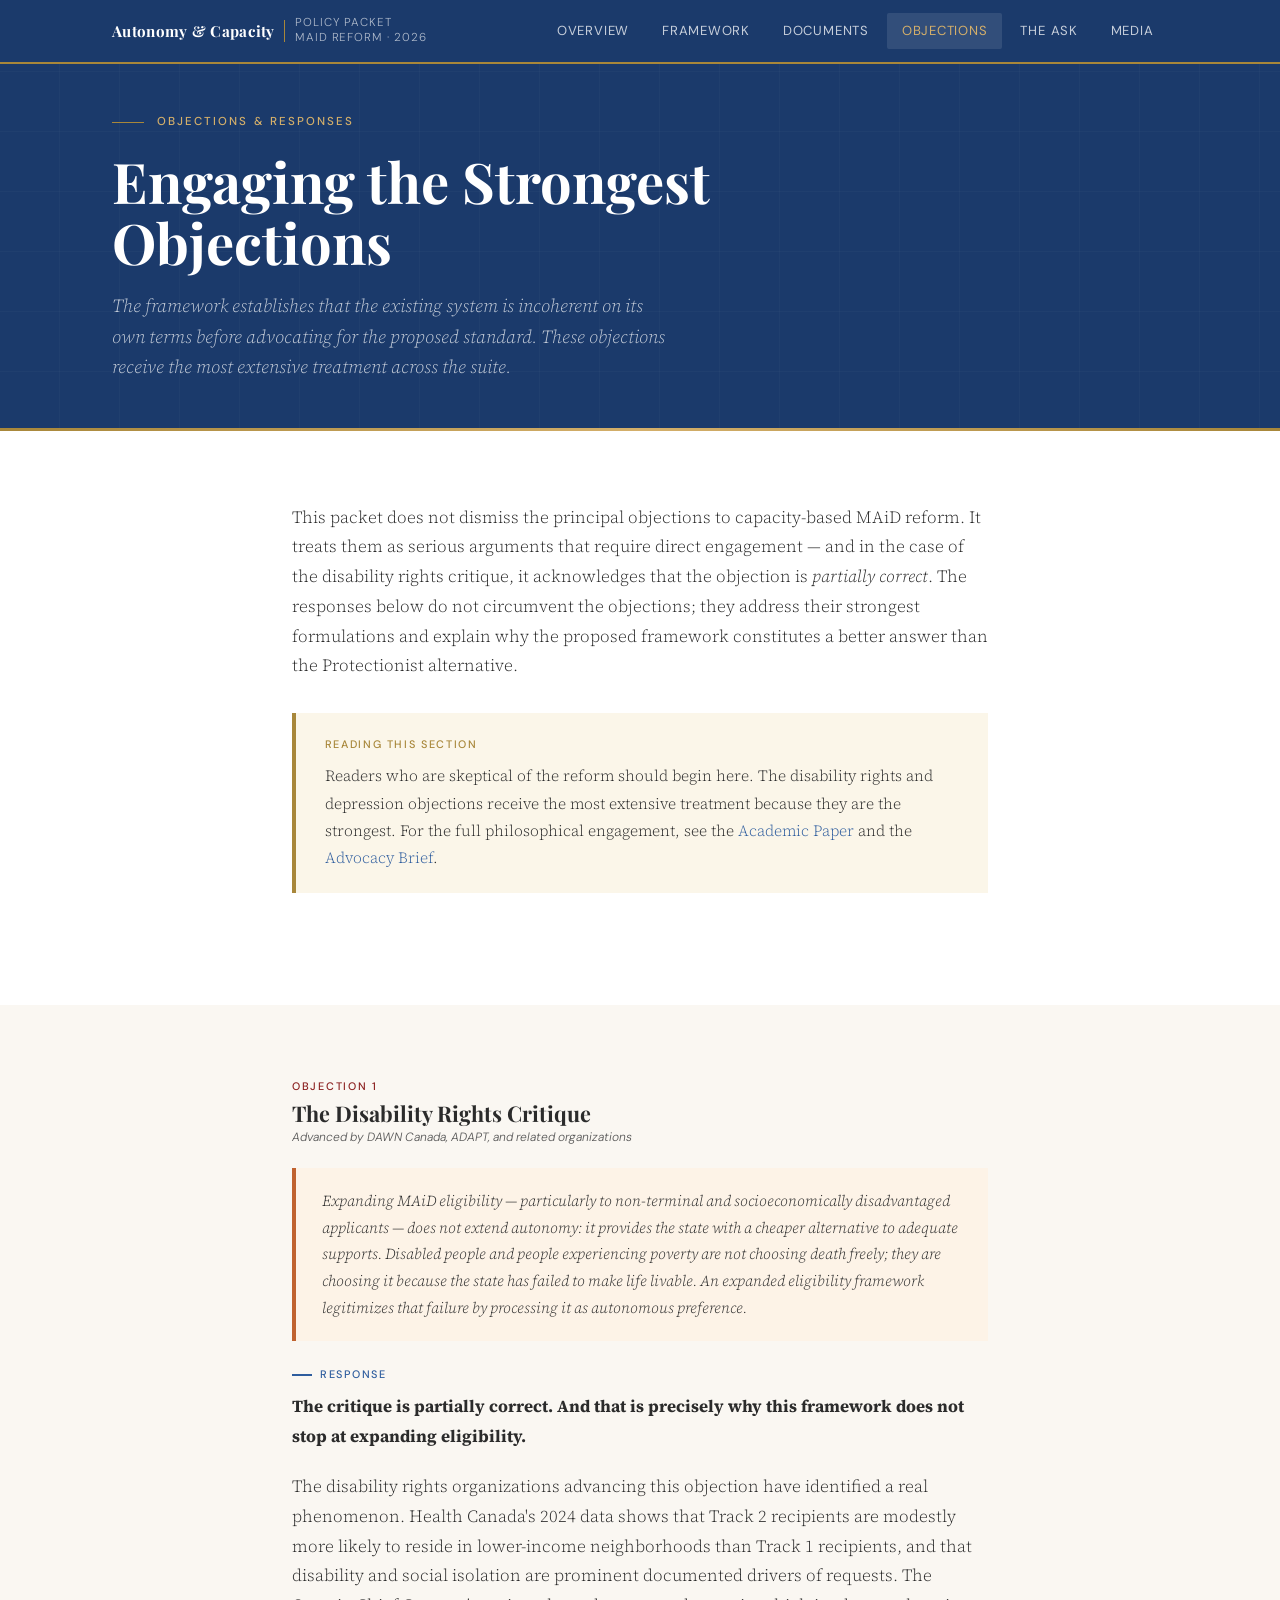
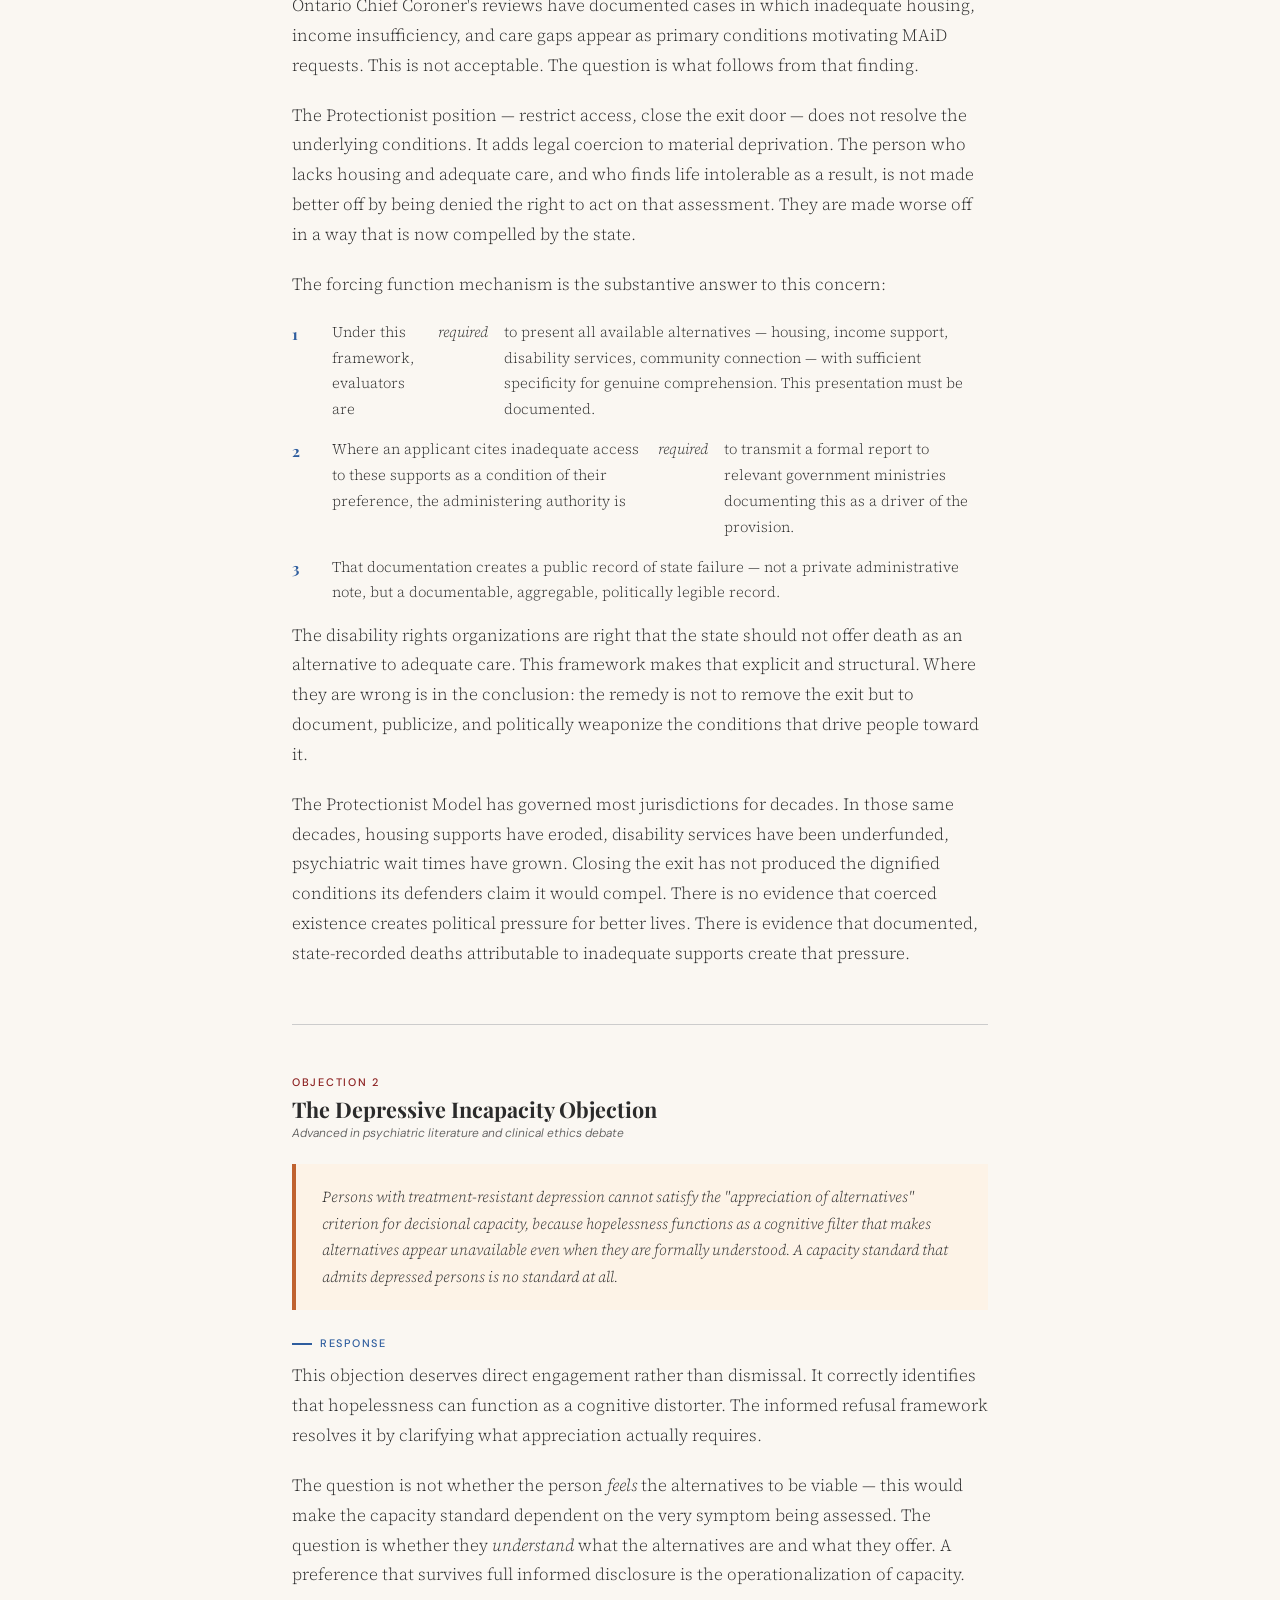
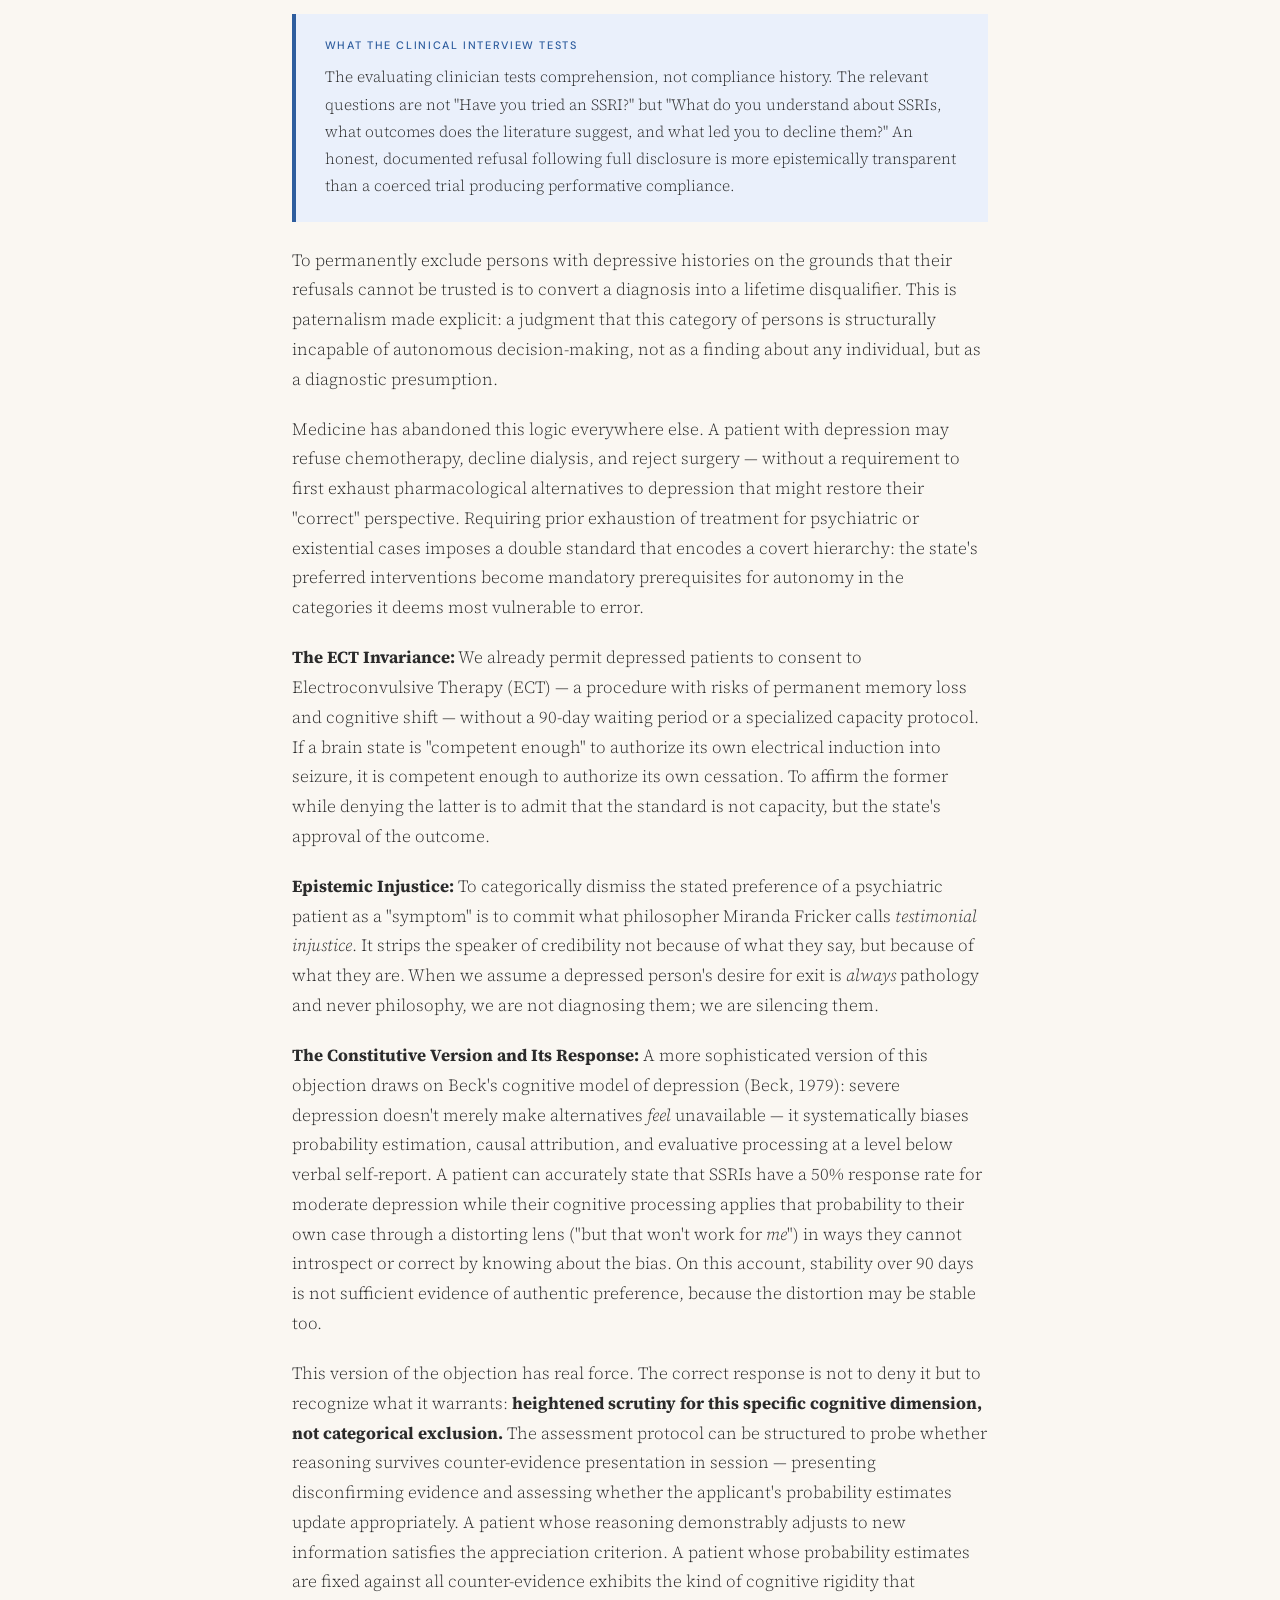
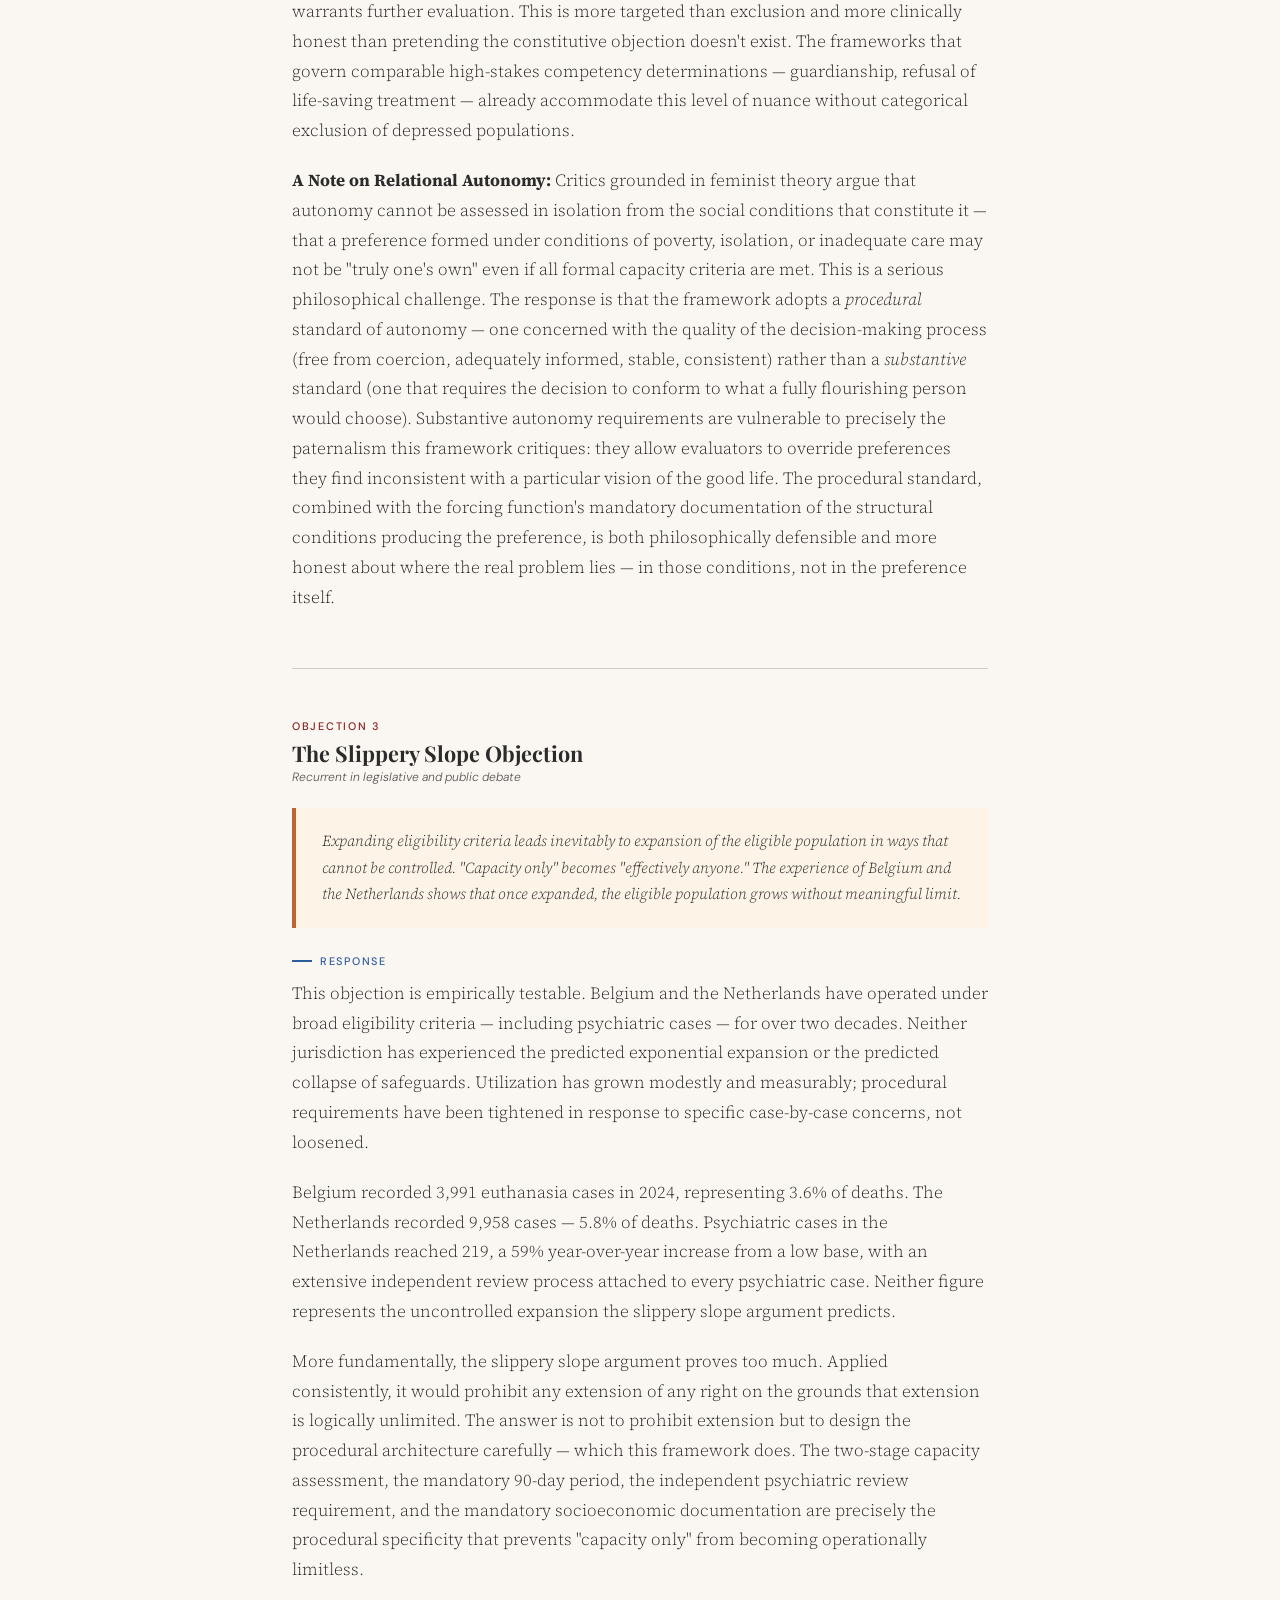
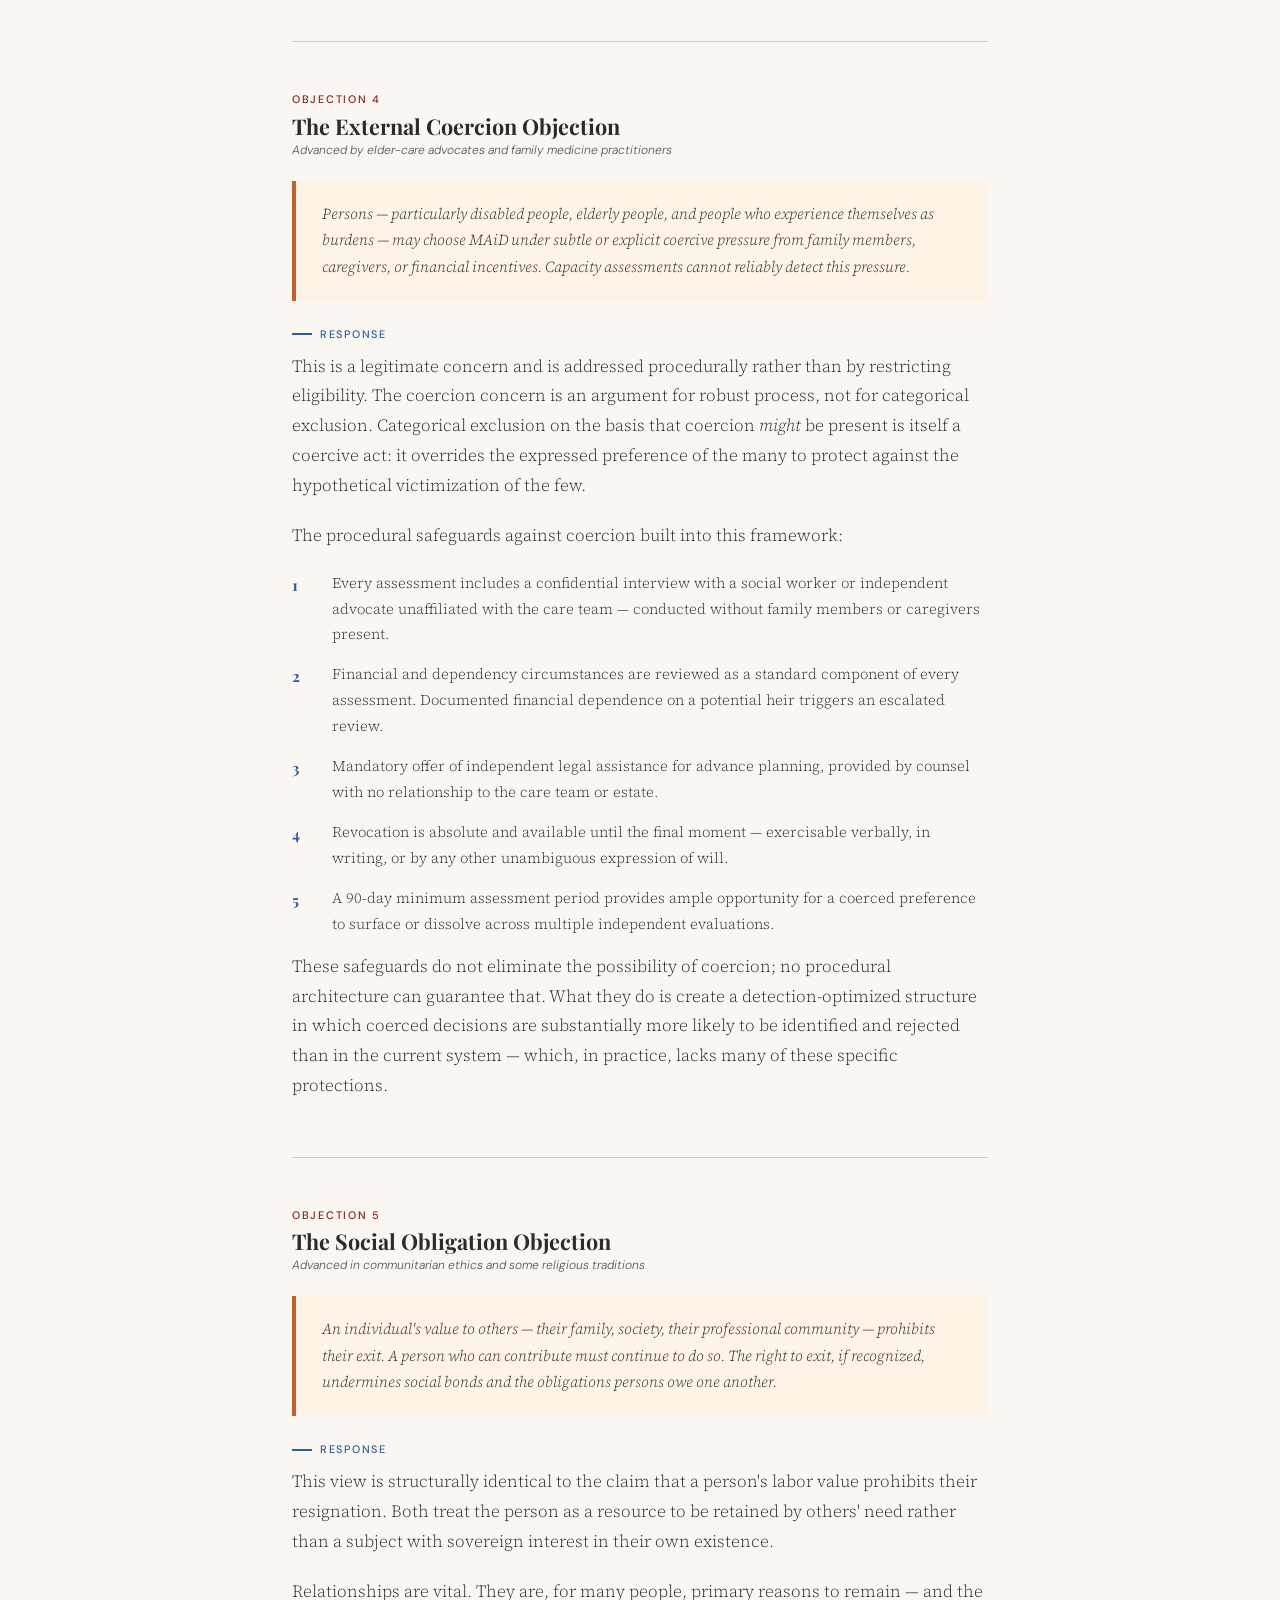
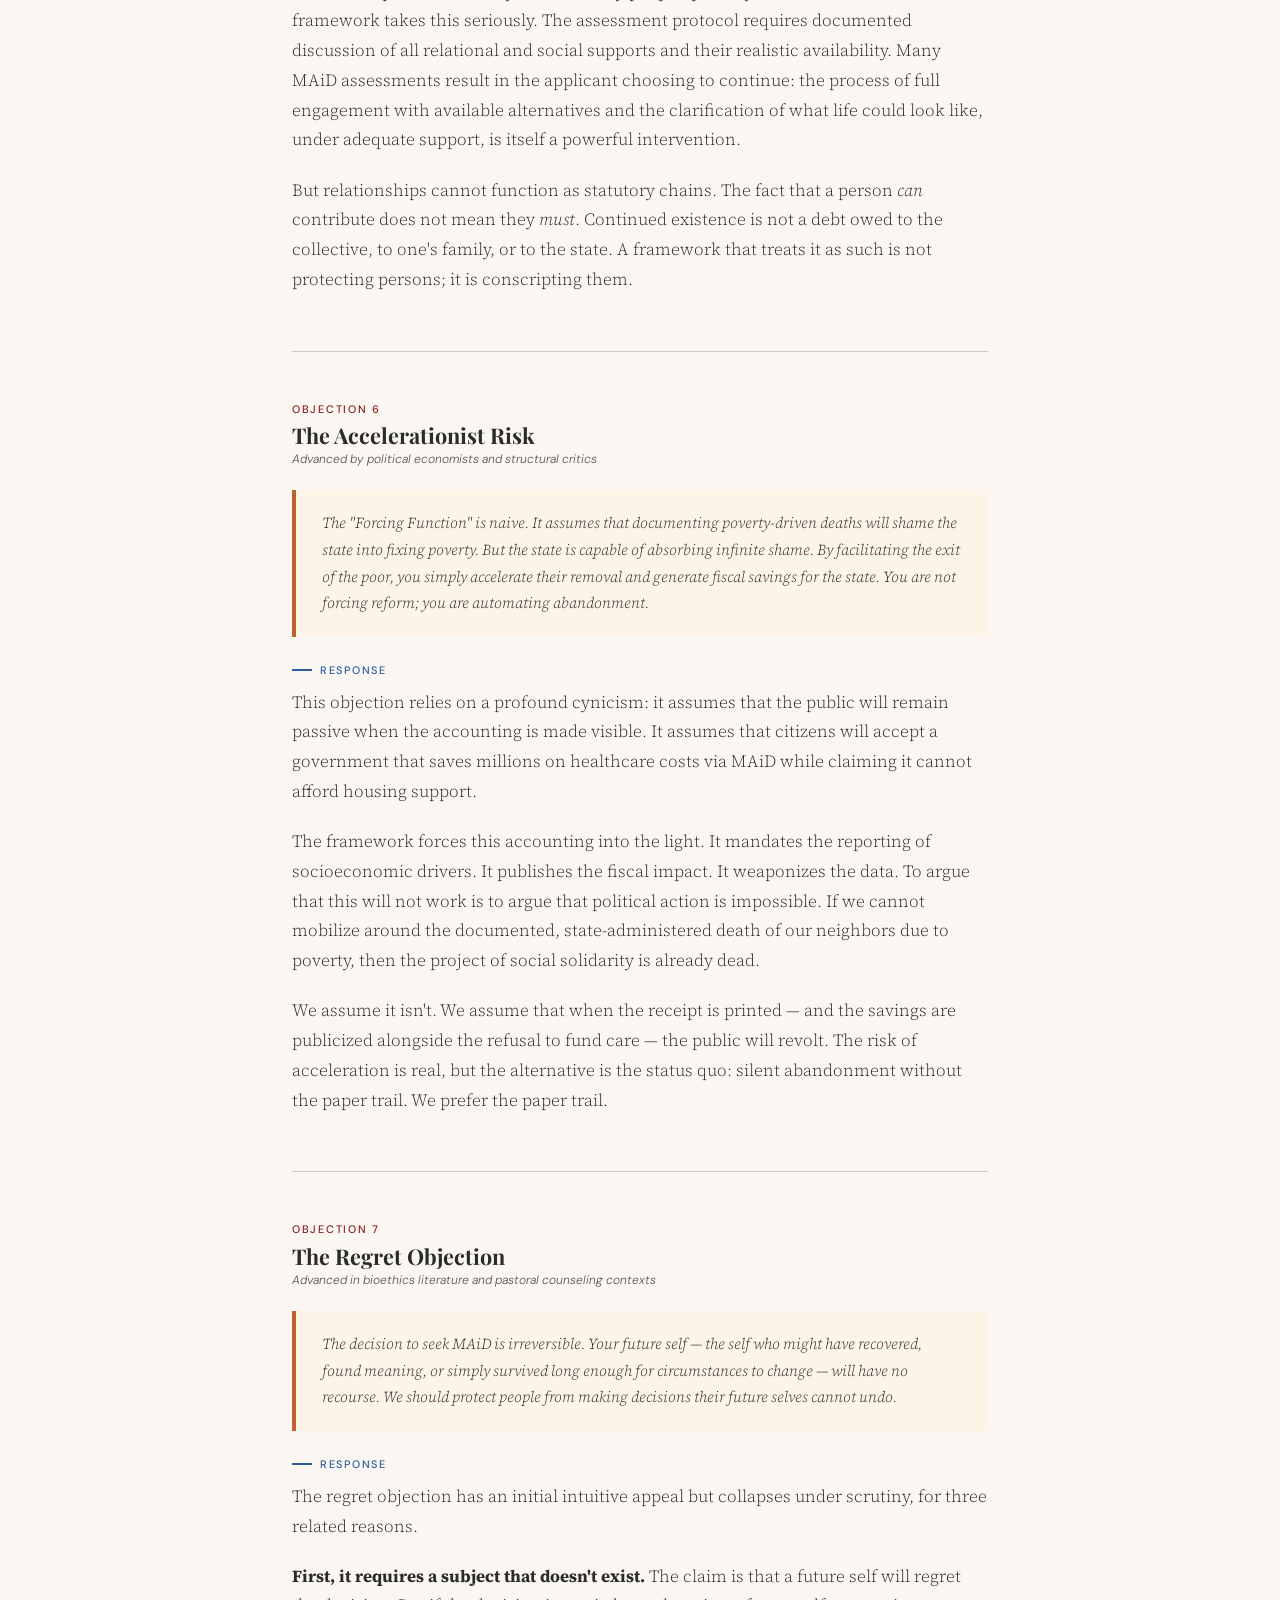
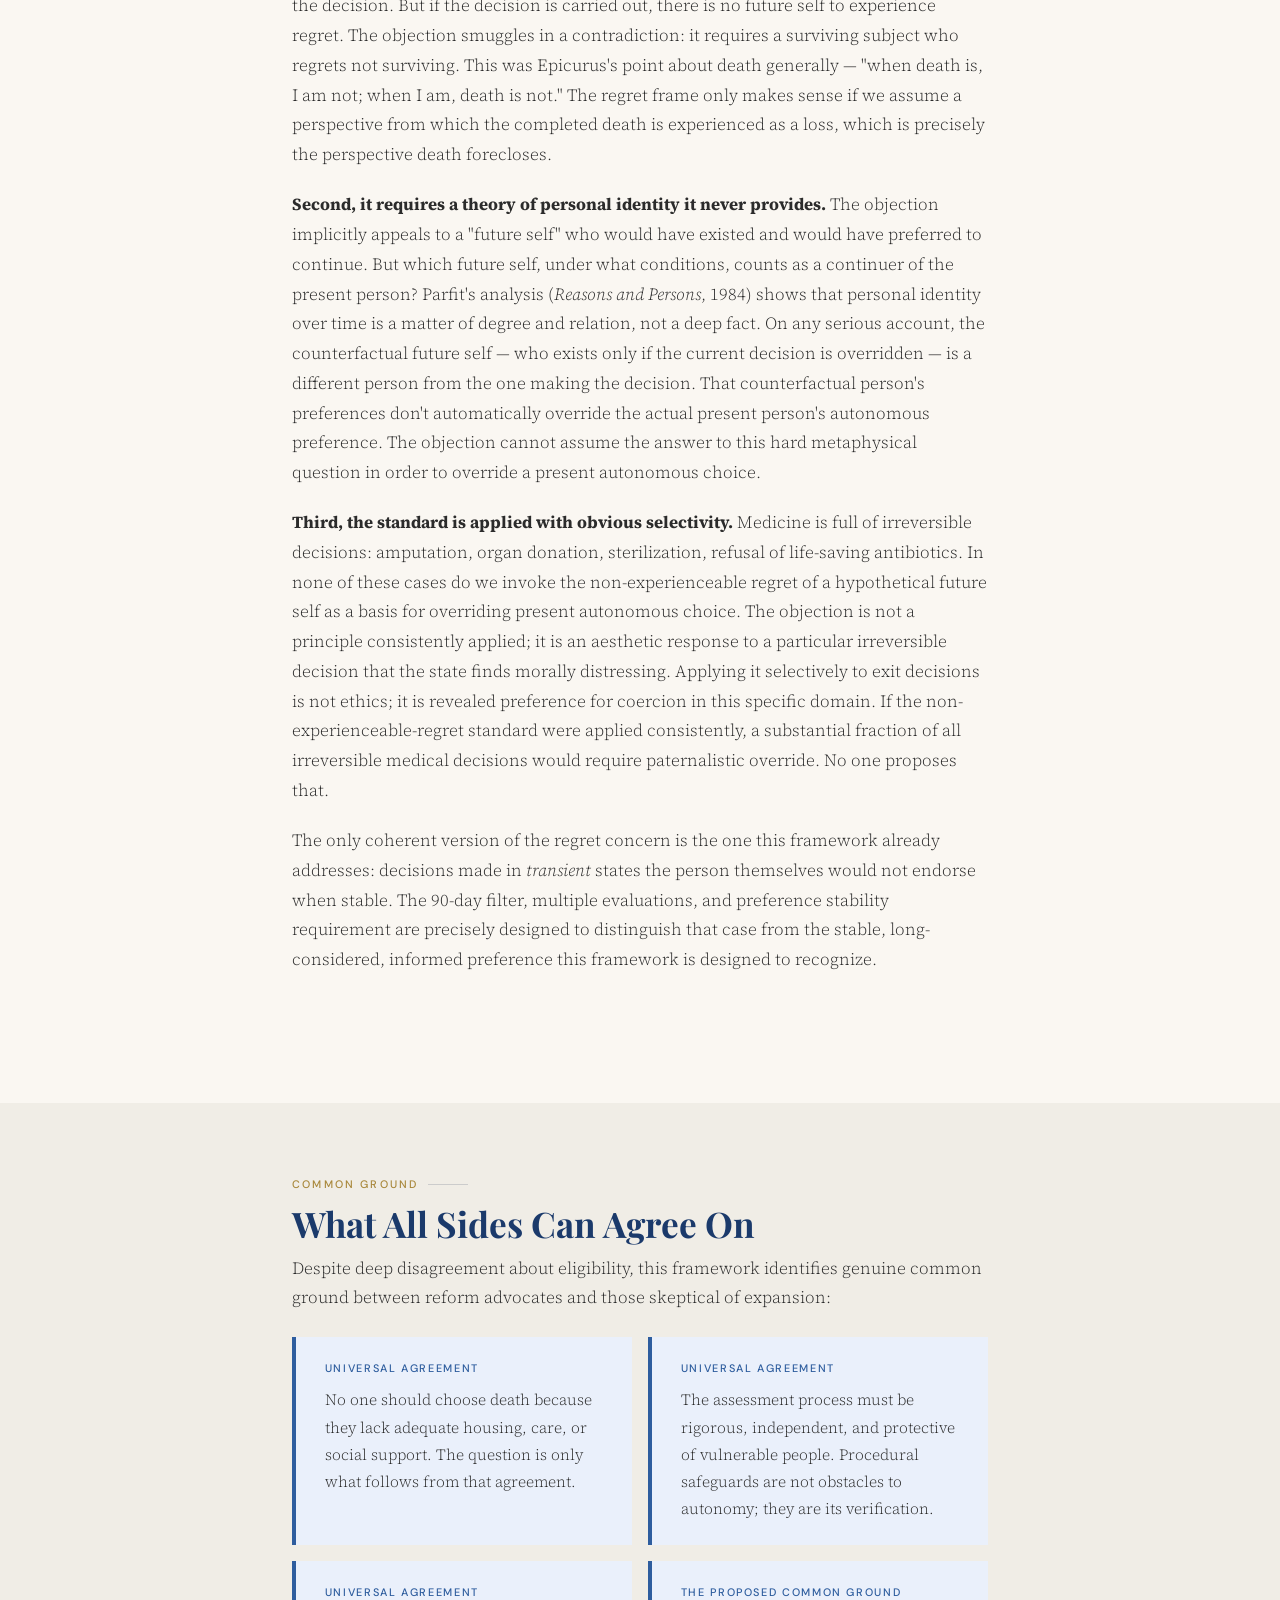
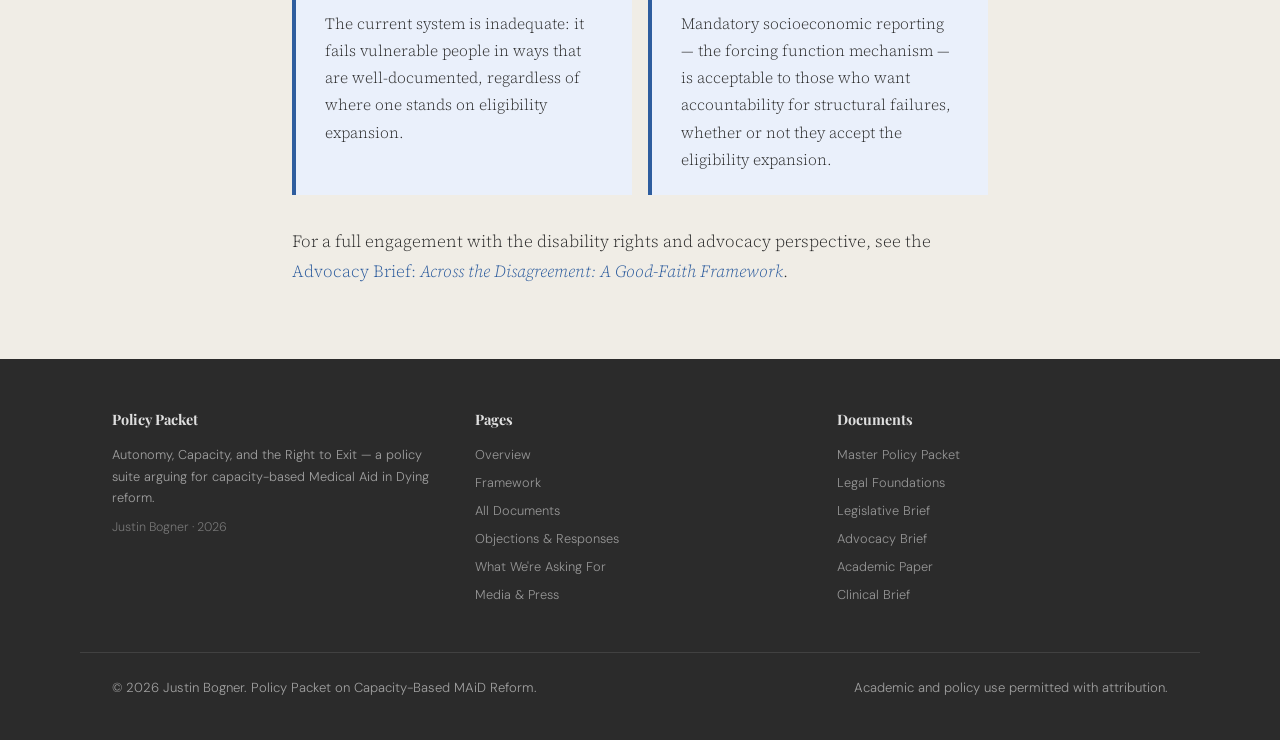
<file: objections.html>
<!DOCTYPE html>
<html lang="en">
<head>
  <meta charset="UTF-8">
  <meta name="viewport" content="width=device-width, initial-scale=1.0">
  <title>Objections &amp; Responses — Autonomy, Capacity, and the Right to Exit</title>
  <meta name="description" content="Principal objections to capacity-based MAiD reform and the framework's responses.">
  <link rel="stylesheet" href="style.css">
</head>
<body>

<!-- ── HEADER ───────────────────────────────────────────── -->
<header class="site-header">
  <div class="site-header__inner">
    <a href="index.html" class="site-header__wordmark">
      <span>Autonomy &amp; Capacity</span>
      <span class="wordmark-rule"></span>
      <span class="wordmark-sub">Policy Packet<br>MAiD Reform · 2026</span>
    </a>
    <nav>
      <a href="index.html">Overview</a>
      <a href="framework.html">Framework</a>
      <a href="documents.html">Documents</a>
      <a href="objections.html" class="active">Objections</a>
      <a href="ask.html">The Ask</a>
      <a href="media.html">Media</a>
    </nav>
    <button class="nav-toggle" aria-label="Toggle navigation" aria-expanded="false">
      <span class="nav-toggle__bar"></span>
      <span class="nav-toggle__bar"></span>
      <span class="nav-toggle__bar"></span>
    </button>
  </div>
</header>

<!-- ── HERO ─────────────────────────────────────────────── -->
<section class="hero hero--sm">
  <div class="hero__inner">
    <div class="hero__eyebrow">Objections &amp; Responses</div>
    <h1 class="hero__title">Engaging the Strongest Objections</h1>
    <p class="hero__subtitle">The framework establishes that the existing system is incoherent on its own terms before advocating for the proposed standard. These objections receive the most extensive treatment across the suite.</p>
  </div>
</section>

<!-- ── INTRO ──────────────────────────────────────────────── -->
<section class="section section--white">
  <div class="container--narrow">
    <p>This packet does not dismiss the principal objections to capacity-based MAiD reform. It treats them as serious arguments that require direct engagement — and in the case of the disability rights critique, it acknowledges that the objection is <em>partially correct</em>. The responses below do not circumvent the objections; they address their strongest formulations and explain why the proposed framework constitutes a better answer than the Protectionist alternative.</p>
    <div class="callout callout--gold" style="margin-top:2rem;">
      <div class="callout__label">Reading This Section</div>
      <p>Readers who are skeptical of the reform should begin here. The disability rights and depression objections receive the most extensive treatment because they are the strongest. For the full philosophical engagement, see the <a href="pdfs/03_academic_paper.pdf" target="_blank" download>Academic Paper</a> and the <a href="pdfs/02_advocacy_brief.pdf" target="_blank" download>Advocacy Brief</a>.</p>
    </div>
  </div>
</section>

<!-- ── OBJECTIONS ─────────────────────────────────────────── -->
<section class="section">
  <div class="container--narrow">

    <!-- OBJECTION 1: Disability Rights -->
    <div class="objection-block">
      <div class="objection-header">
        <div>
          <div class="objection-label">Objection 1</div>
          <div class="objection-title">The Disability Rights Critique</div>
          <div class="objection-source">Advanced by DAWN Canada, ADAPT, and related organizations</div>
        </div>
      </div>

      <div class="objection-statement">
        Expanding MAiD eligibility — particularly to non-terminal and socioeconomically disadvantaged applicants — does not extend autonomy: it provides the state with a cheaper alternative to adequate supports. Disabled people and people experiencing poverty are not choosing death freely; they are choosing it because the state has failed to make life livable. An expanded eligibility framework legitimizes that failure by processing it as autonomous preference.
      </div>

      <div class="response-label">Response</div>
      <p><strong>The critique is partially correct. And that is precisely why this framework does not stop at expanding eligibility.</strong></p>
      <p>The disability rights organizations advancing this objection have identified a real phenomenon. Health Canada's 2024 data shows that Track 2 recipients are modestly more likely to reside in lower-income neighborhoods than Track 1 recipients, and that disability and social isolation are prominent documented drivers of requests. The Ontario Chief Coroner's reviews have documented cases in which inadequate housing, income insufficiency, and care gaps appear as primary conditions motivating MAiD requests. This is not acceptable. The question is what follows from that finding.</p>
      <p>The Protectionist position — restrict access, close the exit door — does not resolve the underlying conditions. It adds legal coercion to material deprivation. The person who lacks housing and adequate care, and who finds life intolerable as a result, is not made better off by being denied the right to act on that assessment. They are made worse off in a way that is now compelled by the state.</p>
      <p>The forcing function mechanism is the substantive answer to this concern:</p>
      <ol class="numbered-response">
        <li>Under this framework, evaluators are <em>required</em> to present all available alternatives — housing, income support, disability services, community connection — with sufficient specificity for genuine comprehension. This presentation must be documented.</li>
        <li>Where an applicant cites inadequate access to these supports as a condition of their preference, the administering authority is <em>required</em> to transmit a formal report to relevant government ministries documenting this as a driver of the provision.</li>
        <li>That documentation creates a public record of state failure — not a private administrative note, but a documentable, aggregable, politically legible record.</li>
      </ol>
      <p>The disability rights organizations are right that the state should not offer death as an alternative to adequate care. This framework makes that explicit and structural. Where they are wrong is in the conclusion: the remedy is not to remove the exit but to document, publicize, and politically weaponize the conditions that drive people toward it.</p>
      <p>The Protectionist Model has governed most jurisdictions for decades. In those same decades, housing supports have eroded, disability services have been underfunded, psychiatric wait times have grown. Closing the exit has not produced the dignified conditions its defenders claim it would compel. There is no evidence that coerced existence creates political pressure for better lives. There is evidence that documented, state-recorded deaths attributable to inadequate supports create that pressure.</p>
    </div>

    <hr class="divider">

    <!-- OBJECTION 2: Depression -->
    <div class="objection-block">
      <div class="objection-header">
        <div>
          <div class="objection-label">Objection 2</div>
          <div class="objection-title">The Depressive Incapacity Objection</div>
          <div class="objection-source">Advanced in psychiatric literature and clinical ethics debate</div>
        </div>
      </div>

      <div class="objection-statement">
        Persons with treatment-resistant depression cannot satisfy the "appreciation of alternatives" criterion for decisional capacity, because hopelessness functions as a cognitive filter that makes alternatives appear unavailable even when they are formally understood. A capacity standard that admits depressed persons is no standard at all.
      </div>

      <div class="response-label">Response</div>
      <p>This objection deserves direct engagement rather than dismissal. It correctly identifies that hopelessness can function as a cognitive distorter. The informed refusal framework resolves it by clarifying what appreciation actually requires.</p>
      <p>The question is not whether the person <em>feels</em> the alternatives to be viable — this would make the capacity standard dependent on the very symptom being assessed. The question is whether they <em>understand</em> what the alternatives are and what they offer. A preference that survives full informed disclosure is the operationalization of capacity.</p>
      <div class="callout" style="margin:1.5rem 0;">
        <div class="callout__label">What the Clinical Interview Tests</div>
        <p>The evaluating clinician tests comprehension, not compliance history. The relevant questions are not "Have you tried an SSRI?" but "What do you understand about SSRIs, what outcomes does the literature suggest, and what led you to decline them?" An honest, documented refusal following full disclosure is more epistemically transparent than a coerced trial producing performative compliance.</p>
      </div>
      <p>To permanently exclude persons with depressive histories on the grounds that their refusals cannot be trusted is to convert a diagnosis into a lifetime disqualifier. This is paternalism made explicit: a judgment that this category of persons is structurally incapable of autonomous decision-making, not as a finding about any individual, but as a diagnostic presumption.</p>
      <p>Medicine has abandoned this logic everywhere else. A patient with depression may refuse chemotherapy, decline dialysis, and reject surgery — without a requirement to first exhaust pharmacological alternatives to depression that might restore their "correct" perspective. Requiring prior exhaustion of treatment for psychiatric or existential cases imposes a double standard that encodes a covert hierarchy: the state's preferred interventions become mandatory prerequisites for autonomy in the categories it deems most vulnerable to error.</p>
      <p><strong>The ECT Invariance:</strong> We already permit depressed patients to consent to Electroconvulsive Therapy (ECT) — a procedure with risks of permanent memory loss and cognitive shift — without a 90-day waiting period or a specialized capacity protocol. If a brain state is "competent enough" to authorize its own electrical induction into seizure, it is competent enough to authorize its own cessation. To affirm the former while denying the latter is to admit that the standard is not capacity, but the state's approval of the outcome.</p>
      <p><strong>Epistemic Injustice:</strong> To categorically dismiss the stated preference of a psychiatric patient as a "symptom" is to commit what philosopher Miranda Fricker calls <em>testimonial injustice</em>. It strips the speaker of credibility not because of what they say, but because of what they are. When we assume a depressed person's desire for exit is <em>always</em> pathology and never philosophy, we are not diagnosing them; we are silencing them.</p>

      <p><strong>The Constitutive Version and Its Response:</strong> A more sophisticated version of this objection draws on Beck's cognitive model of depression (Beck, 1979): severe depression doesn't merely make alternatives <em>feel</em> unavailable — it systematically biases probability estimation, causal attribution, and evaluative processing at a level below verbal self-report. A patient can accurately state that SSRIs have a 50% response rate for moderate depression while their cognitive processing applies that probability to their own case through a distorting lens ("but that won't work for <em>me</em>") in ways they cannot introspect or correct by knowing about the bias. On this account, stability over 90 days is not sufficient evidence of authentic preference, because the distortion may be stable too.</p>
      <p>This version of the objection has real force. The correct response is not to deny it but to recognize what it warrants: <strong>heightened scrutiny for this specific cognitive dimension, not categorical exclusion.</strong> The assessment protocol can be structured to probe whether reasoning survives counter-evidence presentation in session — presenting disconfirming evidence and assessing whether the applicant's probability estimates update appropriately. A patient whose reasoning demonstrably adjusts to new information satisfies the appreciation criterion. A patient whose probability estimates are fixed against all counter-evidence exhibits the kind of cognitive rigidity that warrants further evaluation. This is more targeted than exclusion and more clinically honest than pretending the constitutive objection doesn't exist. The frameworks that govern comparable high-stakes competency determinations — guardianship, refusal of life-saving treatment — already accommodate this level of nuance without categorical exclusion of depressed populations.</p>

      <p><strong>A Note on Relational Autonomy:</strong> Critics grounded in feminist theory argue that autonomy cannot be assessed in isolation from the social conditions that constitute it — that a preference formed under conditions of poverty, isolation, or inadequate care may not be "truly one's own" even if all formal capacity criteria are met. This is a serious philosophical challenge. The response is that the framework adopts a <em>procedural</em> standard of autonomy — one concerned with the quality of the decision-making process (free from coercion, adequately informed, stable, consistent) rather than a <em>substantive</em> standard (one that requires the decision to conform to what a fully flourishing person would choose). Substantive autonomy requirements are vulnerable to precisely the paternalism this framework critiques: they allow evaluators to override preferences they find inconsistent with a particular vision of the good life. The procedural standard, combined with the forcing function's mandatory documentation of the structural conditions producing the preference, is both philosophically defensible and more honest about where the real problem lies — in those conditions, not in the preference itself.</p>
    </div>

    <hr class="divider">

    <!-- OBJECTION 3: Slippery Slope -->
    <div class="objection-block">
      <div class="objection-header">
        <div>
          <div class="objection-label">Objection 3</div>
          <div class="objection-title">The Slippery Slope Objection</div>
          <div class="objection-source">Recurrent in legislative and public debate</div>
        </div>
      </div>

      <div class="objection-statement">
        Expanding eligibility criteria leads inevitably to expansion of the eligible population in ways that cannot be controlled. "Capacity only" becomes "effectively anyone." The experience of Belgium and the Netherlands shows that once expanded, the eligible population grows without meaningful limit.
      </div>

      <div class="response-label">Response</div>
      <p>This objection is empirically testable. Belgium and the Netherlands have operated under broad eligibility criteria — including psychiatric cases — for over two decades. Neither jurisdiction has experienced the predicted exponential expansion or the predicted collapse of safeguards. Utilization has grown modestly and measurably; procedural requirements have been tightened in response to specific case-by-case concerns, not loosened.</p>
      <p>Belgium recorded 3,991 euthanasia cases in 2024, representing 3.6% of deaths. The Netherlands recorded 9,958 cases — 5.8% of deaths. Psychiatric cases in the Netherlands reached 219, a 59% year-over-year increase from a low base, with an extensive independent review process attached to every psychiatric case. Neither figure represents the uncontrolled expansion the slippery slope argument predicts.</p>
      <p>More fundamentally, the slippery slope argument proves too much. Applied consistently, it would prohibit any extension of any right on the grounds that extension is logically unlimited. The answer is not to prohibit extension but to design the procedural architecture carefully — which this framework does. The two-stage capacity assessment, the mandatory 90-day period, the independent psychiatric review requirement, and the mandatory socioeconomic documentation are precisely the procedural specificity that prevents "capacity only" from becoming operationally limitless.</p>
    </div>

    <hr class="divider">

    <!-- OBJECTION 4: External Coercion -->
    <div class="objection-block">
      <div class="objection-header">
        <div>
          <div class="objection-label">Objection 4</div>
          <div class="objection-title">The External Coercion Objection</div>
          <div class="objection-source">Advanced by elder-care advocates and family medicine practitioners</div>
        </div>
      </div>

      <div class="objection-statement">
        Persons — particularly disabled people, elderly people, and people who experience themselves as burdens — may choose MAiD under subtle or explicit coercive pressure from family members, caregivers, or financial incentives. Capacity assessments cannot reliably detect this pressure.
      </div>

      <div class="response-label">Response</div>
      <p>This is a legitimate concern and is addressed procedurally rather than by restricting eligibility. The coercion concern is an argument for robust process, not for categorical exclusion. Categorical exclusion on the basis that coercion <em>might</em> be present is itself a coercive act: it overrides the expressed preference of the many to protect against the hypothetical victimization of the few.</p>
      <p>The procedural safeguards against coercion built into this framework:</p>
      <ol class="numbered-response">
        <li>Every assessment includes a confidential interview with a social worker or independent advocate unaffiliated with the care team — conducted without family members or caregivers present.</li>
        <li>Financial and dependency circumstances are reviewed as a standard component of every assessment. Documented financial dependence on a potential heir triggers an escalated review.</li>
        <li>Mandatory offer of independent legal assistance for advance planning, provided by counsel with no relationship to the care team or estate.</li>
        <li>Revocation is absolute and available until the final moment — exercisable verbally, in writing, or by any other unambiguous expression of will.</li>
        <li>A 90-day minimum assessment period provides ample opportunity for a coerced preference to surface or dissolve across multiple independent evaluations.</li>
      </ol>
      <p>These safeguards do not eliminate the possibility of coercion; no procedural architecture can guarantee that. What they do is create a detection-optimized structure in which coerced decisions are substantially more likely to be identified and rejected than in the current system — which, in practice, lacks many of these specific protections.</p>
    </div>

    <hr class="divider">

    <!-- OBJECTION 5: Capability / Social Obligation -->
    <div class="objection-block">
      <div class="objection-header">
        <div>
          <div class="objection-label">Objection 5</div>
          <div class="objection-title">The Social Obligation Objection</div>
          <div class="objection-source">Advanced in communitarian ethics and some religious traditions</div>
        </div>
      </div>

      <div class="objection-statement">
        An individual's value to others — their family, society, their professional community — prohibits their exit. A person who can contribute must continue to do so. The right to exit, if recognized, undermines social bonds and the obligations persons owe one another.
      </div>

      <div class="response-label">Response</div>
      <p>This view is structurally identical to the claim that a person's labor value prohibits their resignation. Both treat the person as a resource to be retained by others' need rather than a subject with sovereign interest in their own existence.</p>
      <p>Relationships are vital. They are, for many people, primary reasons to remain — and the framework takes this seriously. The assessment protocol requires documented discussion of all relational and social supports and their realistic availability. Many MAiD assessments result in the applicant choosing to continue: the process of full engagement with available alternatives and the clarification of what life could look like, under adequate support, is itself a powerful intervention.</p>
      <p>But relationships cannot function as statutory chains. The fact that a person <em>can</em> contribute does not mean they <em>must</em>. Continued existence is not a debt owed to the collective, to one's family, or to the state. A framework that treats it as such is not protecting persons; it is conscripting them.</p>
    </div>

    <hr class="divider">

    <!-- OBJECTION 6: Accelerationist Risk -->
    <div class="objection-block">
      <div class="objection-header">
        <div>
          <div class="objection-label">Objection 6</div>
          <div class="objection-title">The Accelerationist Risk</div>
          <div class="objection-source">Advanced by political economists and structural critics</div>
        </div>
      </div>

      <div class="objection-statement">
        The "Forcing Function" is naive. It assumes that documenting poverty-driven deaths will shame the state into fixing poverty. But the state is capable of absorbing infinite shame. By facilitating the exit of the poor, you simply accelerate their removal and generate fiscal savings for the state. You are not forcing reform; you are automating abandonment.
      </div>

      <div class="response-label">Response</div>
      <p>This objection relies on a profound cynicism: it assumes that the public will remain passive when the accounting is made visible. It assumes that citizens will accept a government that saves millions on healthcare costs via MAiD while claiming it cannot afford housing support.</p>
      <p>The framework forces this accounting into the light. It mandates the reporting of socioeconomic drivers. It publishes the fiscal impact. It weaponizes the data. To argue that this will not work is to argue that political action is impossible. If we cannot mobilize around the documented, state-administered death of our neighbors due to poverty, then the project of social solidarity is already dead.</p>
      <p>We assume it isn't. We assume that when the receipt is printed — and the savings are publicized alongside the refusal to fund care — the public will revolt. The risk of acceleration is real, but the alternative is the status quo: silent abandonment without the paper trail. We prefer the paper trail.</p>
    </div>

    <hr class="divider">

    <!-- OBJECTION 7: The Regret Objection -->
    <div class="objection-block">
      <div class="objection-header">
        <div>
          <div class="objection-label">Objection 7</div>
          <div class="objection-title">The Regret Objection</div>
          <div class="objection-source">Advanced in bioethics literature and pastoral counseling contexts</div>
        </div>
      </div>

      <div class="objection-statement">
        The decision to seek MAiD is irreversible. Your future self — the self who might have recovered, found meaning, or simply survived long enough for circumstances to change — will have no recourse. We should protect people from making decisions their future selves cannot undo.
      </div>

      <div class="response-label">Response</div>
      <p>The regret objection has an initial intuitive appeal but collapses under scrutiny, for three related reasons.</p>
      <p><strong>First, it requires a subject that doesn't exist.</strong> The claim is that a future self will regret the decision. But if the decision is carried out, there is no future self to experience regret. The objection smuggles in a contradiction: it requires a surviving subject who regrets not surviving. This was Epicurus's point about death generally — "when death is, I am not; when I am, death is not." The regret frame only makes sense if we assume a perspective from which the completed death is experienced as a loss, which is precisely the perspective death forecloses.</p>
      <p><strong>Second, it requires a theory of personal identity it never provides.</strong> The objection implicitly appeals to a "future self" who would have existed and would have preferred to continue. But which future self, under what conditions, counts as a continuer of the present person? Parfit's analysis (<em>Reasons and Persons</em>, 1984) shows that personal identity over time is a matter of degree and relation, not a deep fact. On any serious account, the counterfactual future self — who exists only if the current decision is overridden — is a different person from the one making the decision. That counterfactual person's preferences don't automatically override the actual present person's autonomous preference. The objection cannot assume the answer to this hard metaphysical question in order to override a present autonomous choice.</p>
      <p><strong>Third, the standard is applied with obvious selectivity.</strong> Medicine is full of irreversible decisions: amputation, organ donation, sterilization, refusal of life-saving antibiotics. In none of these cases do we invoke the non-experienceable regret of a hypothetical future self as a basis for overriding present autonomous choice. The objection is not a principle consistently applied; it is an aesthetic response to a particular irreversible decision that the state finds morally distressing. Applying it selectively to exit decisions is not ethics; it is revealed preference for coercion in this specific domain. If the non-experienceable-regret standard were applied consistently, a substantial fraction of all irreversible medical decisions would require paternalistic override. No one proposes that.</p>
      <p>The only coherent version of the regret concern is the one this framework already addresses: decisions made in <em>transient</em> states the person themselves would not endorse when stable. The 90-day filter, multiple evaluations, and preference stability requirement are precisely designed to distinguish that case from the stable, long-considered, informed preference this framework is designed to recognize.</p>
    </div>

  </div>
</section>

<!-- ── COMMON GROUND ───────────────────────────────────────── -->
<section class="section section--alt">
  <div class="container--narrow">
    <div class="section__label">Common Ground</div>
    <h2 class="section__title">What All Sides Can Agree On</h2>
    <p>Despite deep disagreement about eligibility, this framework identifies genuine common ground between reform advocates and those skeptical of expansion:</p>

    <div class="two-col-equal mt-15">
      <div class="callout">
        <div class="callout__label">Universal Agreement</div>
        <p>No one should choose death because they lack adequate housing, care, or social support. The question is only what follows from that agreement.</p>
      </div>
      <div class="callout">
        <div class="callout__label">Universal Agreement</div>
        <p>The assessment process must be rigorous, independent, and protective of vulnerable people. Procedural safeguards are not obstacles to autonomy; they are its verification.</p>
      </div>
      <div class="callout">
        <div class="callout__label">Universal Agreement</div>
        <p>The current system is inadequate: it fails vulnerable people in ways that are well-documented, regardless of where one stands on eligibility expansion.</p>
      </div>
      <div class="callout">
        <div class="callout__label">The Proposed Common Ground</div>
        <p>Mandatory socioeconomic reporting — the forcing function mechanism — is acceptable to those who want accountability for structural failures, whether or not they accept the eligibility expansion.</p>
      </div>
    </div>
    <p class="mt-2">For a full engagement with the disability rights and advocacy perspective, see the <a href="pdfs/02_advocacy_brief.pdf" target="_blank" download>Advocacy Brief: <em>Across the Disagreement: A Good-Faith Framework</em></a>.</p>
  </div>
</section>

<!-- ── FOOTER ─────────────────────────────────────────────── -->
<footer class="site-footer">
  <div class="site-footer__inner">
    <div class="footer-col">
      <div class="footer-col__title">Policy Packet</div>
      <p style="font-size:0.8rem; line-height:1.7; margin-bottom:0.5rem;">Autonomy, Capacity, and the Right to Exit — a policy suite arguing for capacity-based Medical Aid in Dying reform.</p>
      <p style="font-size:0.78rem; color:rgba(255,255,255,0.35);">Justin Bogner · 2026</p>
    </div>
    <div class="footer-col">
      <div class="footer-col__title">Pages</div>
      <a href="index.html">Overview</a>
      <a href="framework.html">Framework</a>
      <a href="documents.html">All Documents</a>
      <a href="objections.html">Objections &amp; Responses</a>
      <a href="ask.html">What We're Asking For</a>
      <a href="media.html">Media &amp; Press</a>
    </div>
    <div class="footer-col">
      <div class="footer-col__title">Documents</div>
      <a href="pdfs/00_master_policy.pdf" target="_blank" download>Master Policy Packet</a>
      <a href="pdfs/01_legal_foundations.pdf" target="_blank" download>Legal Foundations</a>
      <a href="pdfs/01_legislative_brief.pdf" target="_blank" download>Legislative Brief</a>
      <a href="pdfs/02_advocacy_brief.pdf" target="_blank" download>Advocacy Brief</a>
      <a href="pdfs/03_academic_paper.pdf" target="_blank" download>Academic Paper</a>
      <a href="pdfs/04_clinical_brief.pdf" target="_blank" download>Clinical Brief</a>
    </div>
  </div>
  <div class="site-footer__bottom">
    <span>© 2026 Justin Bogner. Policy Packet on Capacity-Based MAiD Reform.</span>
    <span>Academic and policy use permitted with attribution.</span>
  </div>
</footer>

<script src="nav.js"></script>
</body>
</html>
</file>
<file: style.css>
/* ─── IMPORTS ─────────────────────────────────────────────── */
@import url('https://fonts.googleapis.com/css2?family=Playfair+Display:ital,wght@0,400;0,600;0,700;1,400;1,600&family=Source+Serif+4:ital,opsz,wght@0,8..60,300;0,8..60,400;0,8..60,600;1,8..60,300;1,8..60,400&family=DM+Sans:wght@300;400;500&display=swap');

/* ─── VARIABLES ───────────────────────────────────────────── */
:root {
  --navy:       #1B3A6B;
  --navy-mid:   #2E5D9E;
  --navy-light: #EAF0FB;
  --cream:      #FAF7F2;
  --cream-dark: #F0EDE6;
  --gold:       #A8873A;
  --gold-light: #D4AF6A;
  --charcoal:   #2B2B2B;
  --mid:        #555555;
  --rule:       #CCCCCC;
  --white:      #FFFFFF;
}

/* ─── RESET & BASE ────────────────────────────────────────── */
*, *::before, *::after { box-sizing: border-box; margin: 0; padding: 0; }

html { scroll-behavior: smooth; }

body {
  font-family: 'Source Serif 4', Georgia, serif;
  font-weight: 300;
  background: var(--cream);
  color: var(--charcoal);
  line-height: 1.75;
  font-size: 17px;
  -webkit-font-smoothing: antialiased;
}

/* ─── TYPOGRAPHY ──────────────────────────────────────────── */
h1, h2, h3, h4 {
  font-family: 'Playfair Display', Georgia, serif;
  font-weight: 700;
  line-height: 1.15;
  color: var(--navy);
}

.sans { font-family: 'DM Sans', sans-serif; }

p { margin-bottom: 1.2em; }
p:last-child { margin-bottom: 0; }

a { color: var(--navy-mid); text-decoration: none; }
a:hover { text-decoration: underline; color: var(--navy); }

/* ─── LAYOUT ──────────────────────────────────────────────── */
.container {
  max-width: 1120px;
  margin: 0 auto;
  padding: 0 2rem;
}

.container--narrow {
  max-width: 760px;
  margin: 0 auto;
  padding: 0 2rem;
}

/* ─── HEADER / NAV ────────────────────────────────────────── */
.site-header {
  background: var(--navy);
  position: sticky;
  top: 0;
  z-index: 100;
  border-bottom: 2px solid var(--gold);
}

.site-header__inner {
  display: flex;
  align-items: center;
  justify-content: space-between;
  height: 62px;
  max-width: 1120px;
  margin: 0 auto;
  padding: 0 2rem;
}

.site-header__wordmark {
  font-family: 'Playfair Display', serif;
  font-size: 0.95rem;
  font-weight: 700;
  letter-spacing: 0.02em;
  color: var(--white);
  text-decoration: none;
  display: flex;
  align-items: center;
  gap: 0.6rem;
}

.site-header__wordmark:hover { text-decoration: none; }

.wordmark-rule {
  width: 1px;
  height: 22px;
  background: var(--gold);
}

.wordmark-sub {
  font-family: 'DM Sans', sans-serif;
  font-size: 0.72rem;
  font-weight: 300;
  letter-spacing: 0.08em;
  text-transform: uppercase;
  color: rgba(255,255,255,0.65);
  line-height: 1.3;
}

nav { display: flex; align-items: center; gap: 0.25rem; }

nav a {
  font-family: 'DM Sans', sans-serif;
  font-size: 0.82rem;
  font-weight: 400;
  letter-spacing: 0.06em;
  text-transform: uppercase;
  color: rgba(255,255,255,0.75);
  padding: 0.4rem 0.9rem;
  border-radius: 2px;
  transition: color 0.2s, background 0.2s;
  text-decoration: none;
}

nav a:hover, nav a.active {
  color: var(--white);
  background: rgba(255,255,255,0.1);
  text-decoration: none;
}

nav a.active {
  color: var(--gold-light);
}

/* ─── HERO ────────────────────────────────────────────────── */
.hero {
  background: var(--navy);
  padding: 5rem 0 4.5rem;
  position: relative;
  overflow: hidden;
}

.hero::before {
  content: '';
  position: absolute;
  inset: 0;
  background:
    repeating-linear-gradient(
      0deg,
      transparent,
      transparent 59px,
      rgba(255,255,255,0.025) 59px,
      rgba(255,255,255,0.025) 60px
    ),
    repeating-linear-gradient(
      90deg,
      transparent,
      transparent 59px,
      rgba(255,255,255,0.025) 59px,
      rgba(255,255,255,0.025) 60px
    );
}

.hero::after {
  content: '';
  position: absolute;
  left: 0; right: 0; bottom: 0;
  height: 3px;
  background: linear-gradient(90deg, var(--gold), var(--gold-light), var(--gold));
}

.hero__inner {
  position: relative;
  max-width: 1120px;
  margin: 0 auto;
  padding: 0 2rem;
}

.hero__eyebrow {
  font-family: 'DM Sans', sans-serif;
  font-size: 0.72rem;
  font-weight: 500;
  letter-spacing: 0.18em;
  text-transform: uppercase;
  color: var(--gold-light);
  margin-bottom: 1.2rem;
  display: flex;
  align-items: center;
  gap: 0.8rem;
}

.hero__eyebrow::before {
  content: '';
  display: inline-block;
  width: 32px;
  height: 1px;
  background: var(--gold);
}

.hero__title {
  font-family: 'Playfair Display', serif;
  font-size: clamp(2rem, 5vw, 3.5rem);
  font-weight: 700;
  color: var(--white);
  line-height: 1.08;
  max-width: 700px;
  margin-bottom: 1.2rem;
}

.hero__subtitle {
  font-family: 'Source Serif 4', serif;
  font-size: 1.15rem;
  font-weight: 300;
  font-style: italic;
  color: rgba(255,255,255,0.72);
  max-width: 560px;
  margin-bottom: 2rem;
  line-height: 1.65;
}

.hero__meta {
  font-family: 'DM Sans', sans-serif;
  font-size: 0.8rem;
  color: rgba(255,255,255,0.45);
  letter-spacing: 0.05em;
}

.hero__cta {
  display: inline-flex;
  align-items: center;
  gap: 0.5rem;
  background: var(--gold);
  color: var(--navy) !important;
  font-family: 'DM Sans', sans-serif;
  font-size: 0.82rem;
  font-weight: 500;
  letter-spacing: 0.08em;
  text-transform: uppercase;
  padding: 0.7rem 1.5rem;
  border-radius: 2px;
  transition: background 0.2s;
  text-decoration: none !important;
  margin-top: 1.5rem;
}

.hero__cta:hover { background: var(--gold-light); }

/* ─── SECTION ─────────────────────────────────────────────── */
.section {
  padding: 4.5rem 0;
}

.section--alt {
  background: var(--cream-dark);
}

.section--white {
  background: var(--white);
}

.section__label {
  font-family: 'DM Sans', sans-serif;
  font-size: 0.68rem;
  font-weight: 500;
  letter-spacing: 0.2em;
  text-transform: uppercase;
  color: var(--gold);
  margin-bottom: 0.6rem;
  display: flex;
  align-items: center;
  gap: 0.6rem;
}

.section__label::after {
  content: '';
  flex: 1;
  height: 1px;
  background: var(--rule);
  max-width: 40px;
}

.section__title {
  font-size: clamp(1.5rem, 3vw, 2.2rem);
  margin-bottom: 0.6rem;
}

.section__lead {
  font-size: 1.05rem;
  color: var(--mid);
  font-style: italic;
  margin-bottom: 2.5rem;
  max-width: 620px;
}

/* ─── CALLOUT BOX ─────────────────────────────────────────── */
.callout {
  background: var(--navy-light);
  border-left: 4px solid var(--navy-mid);
  padding: 1.4rem 1.8rem;
  margin: 2.5rem 0;
  font-size: 0.97rem;
}

.callout--gold {
  background: #FBF6E9;
  border-left-color: var(--gold);
}

.callout__label {
  font-family: 'DM Sans', sans-serif;
  font-size: 0.68rem;
  font-weight: 500;
  letter-spacing: 0.15em;
  text-transform: uppercase;
  color: var(--navy-mid);
  margin-bottom: 0.5rem;
}

.callout--gold .callout__label { color: var(--gold); }

/* ─── DOCUMENT CARDS ──────────────────────────────────────── */
.doc-grid {
  display: grid;
  grid-template-columns: repeat(auto-fill, minmax(320px, 1fr));
  gap: 1.5rem;
  margin-top: 2rem;
}

.doc-card {
  background: var(--white);
  border: 1px solid var(--rule);
  border-top: 3px solid var(--navy);
  padding: 1.8rem;
  display: flex;
  flex-direction: column;
  transition: box-shadow 0.2s, transform 0.2s;
}

.doc-card:hover {
  box-shadow: 0 8px 32px rgba(27,58,107,0.12);
  transform: translateY(-2px);
}

.doc-card__audience {
  font-family: 'DM Sans', sans-serif;
  font-size: 0.67rem;
  font-weight: 500;
  letter-spacing: 0.16em;
  text-transform: uppercase;
  color: var(--gold);
  margin-bottom: 0.5rem;
}

.doc-card__title {
  font-family: 'Playfair Display', serif;
  font-size: 1.1rem;
  font-weight: 700;
  color: var(--navy);
  line-height: 1.25;
  margin-bottom: 0.75rem;
}

.doc-card__subtitle {
  font-family: 'DM Sans', sans-serif;
  font-size: 0.8rem;
  color: var(--mid);
  margin-bottom: 1rem;
  font-style: italic;
}

.doc-card__desc {
  font-size: 0.88rem;
  color: var(--mid);
  line-height: 1.65;
  flex: 1;
  margin-bottom: 1.5rem;
}

.doc-card__link {
  display: inline-flex;
  align-items: center;
  gap: 0.5rem;
  font-family: 'DM Sans', sans-serif;
  font-size: 0.78rem;
  font-weight: 500;
  letter-spacing: 0.06em;
  text-transform: uppercase;
  color: var(--navy);
  border: 1px solid var(--navy);
  padding: 0.45rem 1rem;
  border-radius: 2px;
  transition: background 0.2s, color 0.2s;
  align-self: flex-start;
}

.doc-card__link:hover {
  background: var(--navy);
  color: var(--white);
  text-decoration: none;
}

.doc-card__link svg { width: 14px; height: 14px; }

.doc-card__link--padded { padding: 0.75rem 1.25rem; }

/* ─── FRAMEWORK PILLARS ───────────────────────────────────── */
.pillars {
  display: grid;
  grid-template-columns: repeat(auto-fill, minmax(240px, 1fr));
  gap: 1.5rem;
  margin-top: 2rem;
}

.pillar {
  padding: 1.5rem;
  border-top: 2px solid var(--gold);
  background: var(--white);
}

.pillar__number {
  font-family: 'Playfair Display', serif;
  font-size: 2.5rem;
  font-weight: 700;
  color: var(--rule);
  line-height: 1;
  margin-bottom: 0.5rem;
}

.pillar__title {
  font-family: 'Playfair Display', serif;
  font-size: 1rem;
  font-weight: 700;
  color: var(--navy);
  margin-bottom: 0.5rem;
}

.pillar__text {
  font-size: 0.88rem;
  color: var(--mid);
  line-height: 1.65;
}

/* ─── TWO-COLUMN LAYOUT ───────────────────────────────────── */
.two-col {
  display: grid;
  grid-template-columns: 1fr 1fr;
  gap: 3rem;
  align-items: start;
}

@media (max-width: 768px) {
  .two-col { grid-template-columns: 1fr; gap: 2rem; }
  .hero__title { font-size: 2rem; }
  nav a { padding: 0.4rem 0.6rem; font-size: 0.75rem; }
}

/* ─── OBJECTION TABLE ─────────────────────────────────────── */
.objection-row {
  display: grid;
  grid-template-columns: 1fr 1fr;
  gap: 1.5rem;
  padding: 1.5rem 0;
  border-bottom: 1px solid var(--rule);
}

.objection-row:last-child { border-bottom: none; }

.objection-row__label {
  font-family: 'DM Sans', sans-serif;
  font-size: 0.68rem;
  font-weight: 500;
  letter-spacing: 0.12em;
  text-transform: uppercase;
  margin-bottom: 0.4rem;
}

.objection-row__label--obj { color: #8B2020; }
.objection-row__label--resp { color: var(--navy-mid); }

.objection-row__text {
  font-size: 0.9rem;
  color: var(--mid);
  line-height: 1.65;
}

/* ─── FOOTER ──────────────────────────────────────────────── */
.site-footer {
  background: var(--charcoal);
  color: rgba(255,255,255,0.55);
  padding: 3rem 0 2.5rem;
  font-family: 'DM Sans', sans-serif;
  font-size: 0.82rem;
}

.site-footer__inner {
  max-width: 1120px;
  margin: 0 auto;
  padding: 0 2rem;
  display: grid;
  grid-template-columns: 1fr 1fr 1fr;
  gap: 2rem;
  margin-bottom: 2.5rem;
}

.footer-col__title {
  font-family: 'Playfair Display', serif;
  font-size: 0.9rem;
  font-weight: 700;
  color: rgba(255,255,255,0.85);
  margin-bottom: 0.75rem;
}

.footer-col a {
  display: block;
  color: rgba(255,255,255,0.5);
  margin-bottom: 0.35rem;
  font-size: 0.8rem;
  transition: color 0.2s;
}

.footer-col a:hover { color: var(--gold-light); text-decoration: none; }

.site-footer__bottom {
  max-width: 1120px;
  margin: 0 auto;
  padding: 1.5rem 2rem 0;
  border-top: 1px solid rgba(255,255,255,0.1);
  display: flex;
  justify-content: space-between;
  align-items: center;
  flex-wrap: wrap;
  gap: 0.5rem;
}

@media (max-width: 768px) {
  .site-footer__inner { grid-template-columns: 1fr; }
  .site-footer__bottom { flex-direction: column; text-align: center; }
  .objection-row { grid-template-columns: 1fr; }
}

/* ─── UTILITY ─────────────────────────────────────────────── */
.rule {
  border: none;
  border-top: 1px solid var(--rule);
  margin: 2.5rem 0;
}

.text-gold  { color: var(--gold); }
.text-navy  { color: var(--navy); }
.text-mid   { color: var(--mid); }

.mt-1  { margin-top: 1rem; }
.mt-15 { margin-top: 1.5rem; }
.mt-2  { margin-top: 2rem; }

/* Right-aligned section-tail navigation link (e.g. "Read the Full Framework →") */
.section-tail {
  margin-top: 2rem;
  text-align: right;
}

.section-tail a {
  font-family: 'DM Sans', sans-serif;
  font-size: 0.82rem;
  font-weight: 500;
  letter-spacing: 0.06em;
  text-transform: uppercase;
  color: var(--navy);
}

/* Overflow scroll wrapper for wide tables */
.overflow-x-auto { overflow-x: auto; }

/* Flex action/button group */
.flex-actions {
  display: flex;
  gap: 1rem;
  flex-wrap: wrap;
  margin-top: 1.5rem;
}

.flex-actions--center { justify-content: center; }

/* Two-col equal (for callout grids, etc.) */
.two-col-equal {
  display: grid;
  grid-template-columns: 1fr 1fr;
  gap: 1rem;
}

/* Remove default callout vertical margin when inside a grid */
.two-col-equal .callout { margin: 0; }

@media (max-width: 768px) {
  .two-col-equal { grid-template-columns: 1fr; }
}

/* ─── ANIMATE ─────────────────────────────────────────────── */
@keyframes fadeUp {
  from { opacity: 0; transform: translateY(16px); }
  to   { opacity: 1; transform: translateY(0); }
}

.hero__eyebrow { animation: fadeUp 0.6s ease both; }
.hero__title   { animation: fadeUp 0.7s 0.1s ease both; }
.hero__subtitle{ animation: fadeUp 0.7s 0.2s ease both; }
.hero__cta     { animation: fadeUp 0.7s 0.3s ease both; }

/* ─── PAGE-SPECIFIC HERO VARIANTS ─────────────────────────── */
.hero--sm { padding: 3rem 0 3rem; }

/* ─── MOBILE NAV ──────────────────────────────────────────── */
.nav-toggle {
  display: none;
  align-items: center;
  justify-content: center;
  background: none;
  border: 1px solid rgba(255,255,255,0.2);
  border-radius: 2px;
  cursor: pointer;
  padding: 0.45rem;
  color: rgba(255,255,255,0.75);
  flex-direction: column;
  gap: 4px;
  width: 36px;
  height: 36px;
  flex-shrink: 0;
}

.nav-toggle:hover { border-color: rgba(255,255,255,0.45); color: var(--white); }

.nav-toggle__bar {
  display: block;
  width: 18px;
  height: 2px;
  background: currentColor;
  transition: transform 0.22s ease, opacity 0.22s ease;
}

/* Animated state when open */
.nav-toggle[aria-expanded="true"] .nav-toggle__bar:nth-child(1) {
  transform: translateY(6px) rotate(45deg);
}
.nav-toggle[aria-expanded="true"] .nav-toggle__bar:nth-child(2) {
  opacity: 0;
}
.nav-toggle[aria-expanded="true"] .nav-toggle__bar:nth-child(3) {
  transform: translateY(-6px) rotate(-45deg);
}

@media (max-width: 768px) {
  .nav-toggle { display: flex; }

  .site-header__inner {
    flex-wrap: wrap;
    height: auto;
    min-height: 62px;
    padding-top: 0.75rem;
    padding-bottom: 0.75rem;
    align-items: center;
  }

  nav {
    display: none;
    width: 100%;
    flex-direction: column;
    gap: 0;
    padding: 0.4rem 0 0.75rem;
    border-top: 1px solid rgba(255,255,255,0.1);
    margin-top: 0.5rem;
  }

  nav.nav-open { display: flex; }

  nav a {
    padding: 0.55rem 0.5rem;
    font-size: 0.8rem;
    border-radius: 2px;
  }
}

/* ─── BIBLIOGRAPHY ────────────────────────────────────────── */
.biblio-list {
  list-style: none;
  padding: 0;
  margin-top: 1.5rem;
}

.biblio-item {
  font-size: 0.9rem;
  color: var(--charcoal);
  line-height: 1.7;
  padding: 0.75rem 0;
  border-bottom: 1px solid var(--rule);
  padding-left: 1.25rem;
  position: relative;
}

.biblio-item::before {
  content: '';
  position: absolute;
  left: 0;
  top: 1.15rem;
  width: 6px;
  height: 1px;
  background: var(--gold);
}

.biblio-item:last-child { border-bottom: none; }

/* ─── CALLOUT VARIANTS ────────────────────────────────────── */
.callout--navy {
  background: var(--navy-light);
  border-left-color: var(--navy);
}

.callout--navy .callout__label { color: var(--navy); }

/* ─── FRAMEWORK PAGE ──────────────────────────────────────── */
.assessment-stage {
  background: var(--white);
  border: 1px solid var(--rule);
  padding: 2rem;
  margin-bottom: 1.5rem;
  position: relative;
}

.stage-number {
  position: absolute;
  top: -1px; right: 2rem;
  font-family: 'Playfair Display', serif;
  font-size: 4rem;
  font-weight: 700;
  color: var(--navy-light);
  line-height: 1;
}

.stage-title {
  font-family: 'Playfair Display', serif;
  font-size: 1.2rem;
  font-weight: 700;
  color: var(--navy);
  margin-bottom: 1rem;
}

.stage-item {
  padding: 0.75rem 0;
  border-bottom: 1px solid var(--cream-dark);
  display: grid;
  grid-template-columns: 180px 1fr;
  gap: 1rem;
  font-size: 0.92rem;
}

.stage-item:last-child { border-bottom: none; }

.stage-item__label {
  font-family: 'DM Sans', sans-serif;
  font-weight: 500;
  color: var(--navy);
  font-size: 0.85rem;
}

.stage-item__text { color: var(--mid); }

.comparator-table {
  width: 100%;
  border-collapse: collapse;
  font-size: 0.88rem;
  margin-top: 1.5rem;
}

.comparator-table th {
  font-family: 'DM Sans', sans-serif;
  font-size: 0.72rem;
  font-weight: 500;
  letter-spacing: 0.1em;
  text-transform: uppercase;
  color: var(--mid);
  background: var(--cream-dark);
  padding: 0.65rem 1rem;
  text-align: left;
  border-bottom: 2px solid var(--rule);
}

.comparator-table td {
  padding: 0.75rem 1rem;
  border-bottom: 1px solid var(--rule);
  color: var(--charcoal);
  vertical-align: top;
}

.comparator-table tr:last-child td {
  background: var(--navy-light);
  font-weight: 600;
  color: var(--navy);
}

.comparator-table tr:hover td { background: var(--cream-dark); }
.comparator-table tr:last-child:hover td { background: var(--navy-light); }

.badge {
  display: inline-block;
  font-family: 'DM Sans', sans-serif;
  font-size: 0.68rem;
  font-weight: 500;
  letter-spacing: 0.08em;
  text-transform: uppercase;
  padding: 0.2rem 0.55rem;
  border-radius: 2px;
}

.badge--yes { background: #E7F4E9; color: #1E6E35; }
.badge--no  { background: #F7ECEC; color: #8B2020; }

.timeline-vis {
  display: flex;
  align-items: center;
  justify-content: space-between;
  margin: 3rem 0;
  position: relative;
  padding: 0 1rem;
}

.timeline-vis::before {
  content: '';
  position: absolute;
  top: 50%;
  left: 20px;
  right: 20px;
  height: 2px;
  background: var(--rule);
  z-index: 0;
}

.t-node {
  position: relative;
  z-index: 1;
  background: var(--white);
  border: 1px solid var(--navy);
  color: var(--navy);
  font-family: 'DM Sans', sans-serif;
  font-size: 0.7rem;
  font-weight: 600;
  text-transform: uppercase;
  padding: 0.5rem 1rem;
  letter-spacing: 0.05em;
}

.t-node--wait {
  background: var(--cream-dark);
  border-color: var(--mid);
  color: var(--mid);
  border-style: dashed;
}

@media (max-width: 640px) {
  .stage-item { grid-template-columns: 1fr; }
  .stage-number { font-size: 3rem; }
  .timeline-vis { flex-direction: column; gap: 0.5rem; }
  .timeline-vis::before { display: none; }
}

/* ─── OBJECTIONS PAGE ─────────────────────────────────────── */
.objection-block { margin-bottom: 3.5rem; }

.objection-header {
  display: flex;
  align-items: flex-start;
  gap: 1.5rem;
  margin-bottom: 1.25rem;
}

.objection-label {
  font-family: 'DM Sans', sans-serif;
  font-size: 0.68rem;
  font-weight: 500;
  letter-spacing: 0.16em;
  text-transform: uppercase;
  color: #8B2020;
  margin-bottom: 0.3rem;
}

.objection-source {
  font-family: 'DM Sans', sans-serif;
  font-size: 0.75rem;
  color: var(--mid);
  font-style: italic;
}

.objection-title {
  font-family: 'Playfair Display', serif;
  font-size: 1.35rem;
  font-weight: 700;
  color: var(--charcoal);
  line-height: 1.2;
}

.objection-statement {
  background: #FDF3E7;
  border-left: 4px solid #C0622F;
  padding: 1.25rem 1.6rem;
  font-size: 0.95rem;
  font-style: italic;
  color: var(--charcoal);
  margin-bottom: 1.5rem;
}

.response-label {
  font-family: 'DM Sans', sans-serif;
  font-size: 0.68rem;
  font-weight: 500;
  letter-spacing: 0.16em;
  text-transform: uppercase;
  color: var(--navy-mid);
  margin-bottom: 0.5rem;
  display: flex;
  align-items: center;
  gap: 0.5rem;
}

.response-label::before {
  content: '';
  display: inline-block;
  width: 20px;
  height: 2px;
  background: var(--navy-mid);
}

.divider {
  border: none;
  border-top: 1px solid var(--rule);
  margin: 3rem 0;
}

.numbered-response {
  counter-reset: response-counter;
  list-style: none;
  padding: 0;
}

.numbered-response li {
  counter-increment: response-counter;
  display: flex;
  gap: 1rem;
  margin-bottom: 0.9rem;
  font-size: 0.92rem;
  color: var(--charcoal);
}

.numbered-response li::before {
  content: counter(response-counter);
  font-family: 'Playfair Display', serif;
  font-size: 0.95rem;
  font-weight: 700;
  color: var(--navy-mid);
  min-width: 1.5rem;
  padding-top: 0.05em;
}

/* ─── ASK PAGE ────────────────────────────────────────────── */
.statute-table {
  width: 100%;
  border-collapse: collapse;
  margin: 1.5rem 0;
  font-family: 'Source Serif 4', serif;
}

.statute-table th {
  background: var(--navy);
  color: var(--white);
  font-family: 'DM Sans', sans-serif;
  font-size: 0.72rem;
  font-weight: 500;
  letter-spacing: 0.12em;
  text-transform: uppercase;
  padding: 0.75rem 1rem;
  text-align: left;
}

.statute-table td {
  padding: 1rem;
  border-bottom: 1px solid var(--rule);
  vertical-align: top;
  font-size: 0.92rem;
  line-height: 1.7;
}

.statute-table td:first-child {
  font-family: 'DM Sans', sans-serif;
  font-size: 0.78rem;
  font-weight: 600;
  color: var(--navy);
  width: 22%;
  white-space: nowrap;
  background: var(--cream);
  border-right: 2px solid var(--gold);
}

.statute-table tr:last-child td { border-bottom: none; }

.statute-table tr:hover td { background: #f5f2ed; }
.statute-table tr:hover td:first-child { background: #ede9e1; }

/* Legal foundations column variants */
.statute-col-term {
  width: 20%;
  font-weight: 700;
  color: var(--navy);
  background: var(--cream);
  border-right: 2px solid var(--gold);
}

.statute-col-text { width: 45%; }

.statute-col-comment {
  width: 35%;
  color: var(--mid);
  font-style: italic;
  background: #fafafa;
}

.ask-step {
  display: grid;
  grid-template-columns: 48px 1fr;
  gap: 1.25rem;
  align-items: start;
  padding: 1.5rem 0;
  border-bottom: 1px solid var(--rule);
}

.ask-step:last-child { border-bottom: none; }

.ask-step__num {
  width: 48px;
  height: 48px;
  background: var(--navy);
  color: var(--white);
  font-family: 'Playfair Display', serif;
  font-size: 1.2rem;
  font-weight: 700;
  display: flex;
  align-items: center;
  justify-content: center;
  flex-shrink: 0;
}

.ask-step__title {
  font-family: 'Playfair Display', serif;
  font-size: 1.05rem;
  font-weight: 700;
  color: var(--navy);
  margin-bottom: 0.4rem;
}

.ask-step__text {
  font-size: 0.9rem;
  color: var(--mid);
  line-height: 1.7;
}

.jurisdiction-grid {
  display: grid;
  grid-template-columns: repeat(auto-fill, minmax(260px, 1fr));
  gap: 1rem;
  margin-top: 1.5rem;
}

.jurisdiction-card {
  background: var(--white);
  border: 1px solid var(--rule);
  border-top: 3px solid var(--navy);
  padding: 1.5rem;
}

.jurisdiction-card__flag { font-size: 1.5rem; margin-bottom: 0.5rem; }

.jurisdiction-card__name {
  font-family: 'DM Sans', sans-serif;
  font-size: 0.88rem;
  font-weight: 600;
  color: var(--charcoal);
  margin-bottom: 0.75rem;
}

.jurisdiction-card__text {
  font-size: 0.82rem;
  color: var(--mid);
  line-height: 1.65;
}

.bottom-line {
  background: var(--navy);
  color: var(--white);
  padding: 3rem;
  margin-top: 2rem;
}

.bottom-line__label {
  font-family: 'DM Sans', sans-serif;
  font-size: 0.68rem;
  font-weight: 500;
  letter-spacing: 0.18em;
  text-transform: uppercase;
  color: var(--gold-light);
  margin-bottom: 1rem;
}

.bottom-line__text {
  font-family: 'Playfair Display', serif;
  font-size: 1.3rem;
  font-style: italic;
  line-height: 1.5;
  color: rgba(255,255,255,0.9);
  margin-bottom: 1.5rem;
}

.bottom-line__body {
  font-family: 'Source Serif 4', serif;
  font-size: 0.92rem;
  line-height: 1.8;
  color: rgba(255,255,255,0.65);
}

/* ─── MEDIA PAGE ──────────────────────────────────────────── */
.press-release {
  background: var(--white);
  border: 1px solid var(--rule);
  border-top: 3px solid var(--gold);
  padding: 2.5rem;
  margin-bottom: 2rem;
}

.press-release__dateline {
  font-family: 'DM Sans', sans-serif;
  font-size: 0.72rem;
  font-weight: 500;
  letter-spacing: 0.14em;
  text-transform: uppercase;
  color: var(--mid);
  margin-bottom: 1rem;
}

.press-release__hed {
  font-family: 'Playfair Display', serif;
  font-size: 1.5rem;
  font-weight: 700;
  color: var(--navy);
  line-height: 1.2;
  margin-bottom: 0.5rem;
}

.press-release__dek {
  font-family: 'Source Serif 4', serif;
  font-style: italic;
  font-size: 1rem;
  color: var(--mid);
  margin-bottom: 1.5rem;
  padding-bottom: 1.5rem;
  border-bottom: 1px solid var(--rule);
}

.stat-grid {
  display: grid;
  grid-template-columns: repeat(auto-fill, minmax(200px, 1fr));
  gap: 1rem;
  margin-top: 1.5rem;
}

.stat-card {
  background: var(--white);
  border: 1px solid var(--rule);
  border-top: 2px solid var(--navy);
  padding: 1.25rem 1.25rem 1rem;
}

.stat-card__number {
  font-family: 'Playfair Display', serif;
  font-size: 2rem;
  font-weight: 700;
  color: var(--navy);
  line-height: 1;
  margin-bottom: 0.3rem;
}

.stat-card__label {
  font-family: 'DM Sans', sans-serif;
  font-size: 0.78rem;
  color: var(--mid);
  line-height: 1.5;
}

.stat-card__source {
  font-family: 'DM Sans', sans-serif;
  font-size: 0.65rem;
  color: var(--rule);
  margin-top: 0.5rem;
  letter-spacing: 0.04em;
}

.pull-quote {
  border-left: 4px solid var(--gold);
  padding: 1.25rem 1.75rem;
  margin: 1.5rem 0;
  background: var(--white);
}

.pull-quote__text {
  font-family: 'Playfair Display', serif;
  font-size: 1.15rem;
  font-style: italic;
  color: var(--navy);
  line-height: 1.5;
  margin-bottom: 0.5rem;
}

.pull-quote__attr {
  font-family: 'DM Sans', sans-serif;
  font-size: 0.75rem;
  color: var(--mid);
  letter-spacing: 0.05em;
}

.angle-card {
  background: var(--white);
  border: 1px solid var(--rule);
  padding: 1.5rem;
  margin-bottom: 1rem;
  display: grid;
  grid-template-columns: 80px 1fr;
  gap: 1.25rem;
  align-items: start;
}

.angle-card__beat {
  font-family: 'DM Sans', sans-serif;
  font-size: 0.62rem;
  font-weight: 500;
  letter-spacing: 0.14em;
  text-transform: uppercase;
  color: var(--white);
  background: var(--navy);
  padding: 0.3rem 0.4rem;
  text-align: center;
  line-height: 1.4;
}

.angle-card__hed {
  font-family: 'Playfair Display', serif;
  font-size: 1rem;
  font-weight: 700;
  color: var(--navy);
  margin-bottom: 0.4rem;
}

.angle-card__text {
  font-size: 0.88rem;
  color: var(--mid);
  line-height: 1.65;
}

.bio-block {
  display: grid;
  grid-template-columns: 1fr 2fr;
  gap: 2.5rem;
  align-items: start;
}

.bio-meta {
  background: var(--navy);
  padding: 1.75rem;
  color: rgba(255,255,255,0.85);
}

.bio-meta__name {
  font-family: 'Playfair Display', serif;
  font-size: 1.3rem;
  font-weight: 700;
  color: var(--white);
  margin-bottom: 0.3rem;
}

.bio-meta__title {
  font-family: 'DM Sans', sans-serif;
  font-size: 0.75rem;
  color: var(--gold-light);
  letter-spacing: 0.08em;
  margin-bottom: 1.25rem;
  padding-bottom: 1.25rem;
  border-bottom: 1px solid rgba(255,255,255,0.15);
}

.bio-meta__item {
  font-family: 'DM Sans', sans-serif;
  font-size: 0.78rem;
  color: rgba(255,255,255,0.6);
  margin-bottom: 0.4rem;
  line-height: 1.5;
}

.bio-meta__item strong {
  color: rgba(255,255,255,0.85);
  display: block;
  font-size: 0.7rem;
  letter-spacing: 0.1em;
  text-transform: uppercase;
  margin-bottom: 0.15rem;
}

.download-row {
  display: flex;
  align-items: center;
  justify-content: space-between;
  padding: 1rem 1.25rem;
  border-bottom: 1px solid var(--rule);
  gap: 1rem;
}

.download-row:last-child { border-bottom: none; }
.download-row__info { flex: 1; }

.download-row__title {
  font-family: 'DM Sans', sans-serif;
  font-size: 0.88rem;
  font-weight: 500;
  color: var(--charcoal);
  margin-bottom: 0.15rem;
}

.download-row__desc {
  font-family: 'DM Sans', sans-serif;
  font-size: 0.75rem;
  color: var(--mid);
}

.download-list {
  background: var(--white);
  border: 1px solid var(--rule);
  margin-top: 1.5rem;
}

@media (max-width: 768px) {
  .bio-block { grid-template-columns: 1fr; }
  .angle-card { grid-template-columns: 1fr; }
  .angle-card__beat { width: fit-content; }
}

/* ─── ESSAY PAGE ──────────────────────────────────────────── */
.essay-hero {
  background: var(--navy);
  padding: 5rem 0 4rem;
  position: relative;
  overflow: hidden;
}

.essay-hero::before {
  content: '';
  position: absolute;
  top: 0; left: 0; right: 0; bottom: 0;
  background: repeating-linear-gradient(
    90deg,
    transparent,
    transparent 80px,
    rgba(255,255,255,0.015) 80px,
    rgba(255,255,255,0.015) 81px
  );
}

.essay-hero__inner {
  max-width: 760px;
  margin: 0 auto;
  padding: 0 2rem;
  position: relative;
}

.essay-hero__warning {
  display: inline-block;
  font-family: 'DM Sans', sans-serif;
  font-size: 0.68rem;
  font-weight: 500;
  letter-spacing: 0.16em;
  text-transform: uppercase;
  color: var(--gold-light);
  border: 1px solid rgba(168,135,58,0.4);
  padding: 0.3rem 0.75rem;
  margin-bottom: 2rem;
}

.essay-hero__title {
  font-family: 'Playfair Display', serif;
  font-size: clamp(2rem, 5vw, 3rem);
  font-weight: 700;
  color: var(--white);
  line-height: 1.1;
  margin-bottom: 0.5rem;
}

.essay-hero__subtitle {
  font-family: 'Playfair Display', serif;
  font-style: italic;
  font-size: 1.1rem;
  color: rgba(255,255,255,0.5);
  margin-bottom: 2rem;
}

.essay-hero__meta {
  font-family: 'DM Sans', sans-serif;
  font-size: 0.8rem;
  color: rgba(255,255,255,0.4);
  letter-spacing: 0.06em;
  border-top: 1px solid rgba(255,255,255,0.1);
  padding-top: 1.25rem;
  display: flex;
  gap: 2rem;
  flex-wrap: wrap;
}

.essay-intro {
  max-width: 760px;
  margin: 0 auto;
  padding: 3.5rem 2rem;
}

.essay-intro__note {
  background: var(--cream);
  border-left: 3px solid var(--gold);
  padding: 1.25rem 1.5rem;
  margin-bottom: 2.5rem;
  font-family: 'Source Serif 4', serif;
  font-style: italic;
  font-size: 0.92rem;
  color: var(--mid);
  line-height: 1.75;
}

.essay-intro__note strong {
  font-style: normal;
  color: var(--charcoal);
  display: block;
  font-family: 'DM Sans', sans-serif;
  font-size: 0.72rem;
  letter-spacing: 0.1em;
  text-transform: uppercase;
  margin-bottom: 0.5rem;
}

.essay-body {
  font-family: 'Source Serif 4', serif;
  font-size: 1.05rem;
  line-height: 1.85;
  color: var(--charcoal);
}

.essay-body p { margin-bottom: 1.5rem; }

.essay-body .section-break {
  text-align: center;
  color: var(--gold);
  font-size: 1.2rem;
  letter-spacing: 0.4em;
  margin: 2.5rem 0;
  display: block;
}

.essay-body blockquote {
  border-left: 3px solid var(--gold);
  margin: 2rem 0;
  padding: 0.5rem 1.75rem;
  font-style: italic;
  color: var(--navy);
  font-size: 1.1rem;
}

.essay-body .drop-cap::first-letter {
  float: left;
  font-family: 'Playfair Display', serif;
  font-size: 4rem;
  line-height: 0.75;
  margin-right: 0.1em;
  margin-top: 0.1em;
  color: var(--navy);
  font-weight: 700;
}

.essay-section-head {
  font-family: 'Playfair Display', serif;
  font-size: 1.3rem;
  font-weight: 700;
  color: var(--navy);
  margin: 3rem 0 1rem;
  padding-bottom: 0.5rem;
  border-bottom: 1px solid var(--rule);
}

.essay-section-num {
  font-family: 'DM Sans', sans-serif;
  font-size: 0.7rem;
  font-weight: 500;
  letter-spacing: 0.15em;
  text-transform: uppercase;
  color: var(--gold);
  display: block;
  margin-bottom: 0.3rem;
}

.download-cta {
  background: var(--navy);
  padding: 2.5rem;
  margin: 3rem 0 0;
  display: flex;
  align-items: center;
  justify-content: space-between;
  gap: 1.5rem;
  flex-wrap: wrap;
}

.download-cta__text {
  color: rgba(255,255,255,0.8);
  font-family: 'Source Serif 4', serif;
  font-style: italic;
  font-size: 1rem;
  line-height: 1.5;
}

.download-cta__text strong {
  display: block;
  font-style: normal;
  font-family: 'DM Sans', sans-serif;
  font-size: 0.75rem;
  letter-spacing: 0.1em;
  text-transform: uppercase;
  color: var(--gold-light);
  margin-bottom: 0.3rem;
}

.btn-download {
  display: inline-flex;
  align-items: center;
  gap: 0.5rem;
  background: var(--gold);
  color: var(--navy);
  font-family: 'DM Sans', sans-serif;
  font-size: 0.8rem;
  font-weight: 600;
  letter-spacing: 0.08em;
  text-transform: uppercase;
  padding: 0.8rem 1.5rem;
  text-decoration: none;
  white-space: nowrap;
  transition: background 0.2s;
}

.btn-download:hover { background: #c4a045; text-decoration: none; }
.btn-download svg { width: 14px; height: 14px; stroke: var(--navy); }

/* ─── FORM PAGE ───────────────────────────────────────────── */
.form-group { margin-bottom: 1.5rem; }

.form-label {
  display: block;
  margin-bottom: 0.5rem;
  font-family: 'DM Sans', sans-serif;
  font-size: 0.88rem;
  font-weight: 500;
  color: var(--charcoal);
}

.form-field {
  width: 100%;
  padding: 0.75rem;
  border: 1px solid var(--rule);
  font-family: 'Source Serif 4', serif;
  font-size: 1rem;
  color: var(--charcoal);
  background: var(--white);
  border-radius: 0;
  transition: border-color 0.2s;
}

.form-field:focus {
  outline: none;
  border-color: var(--navy-mid);
  box-shadow: 0 0 0 2px rgba(46,93,158,0.15);
}
</file>
